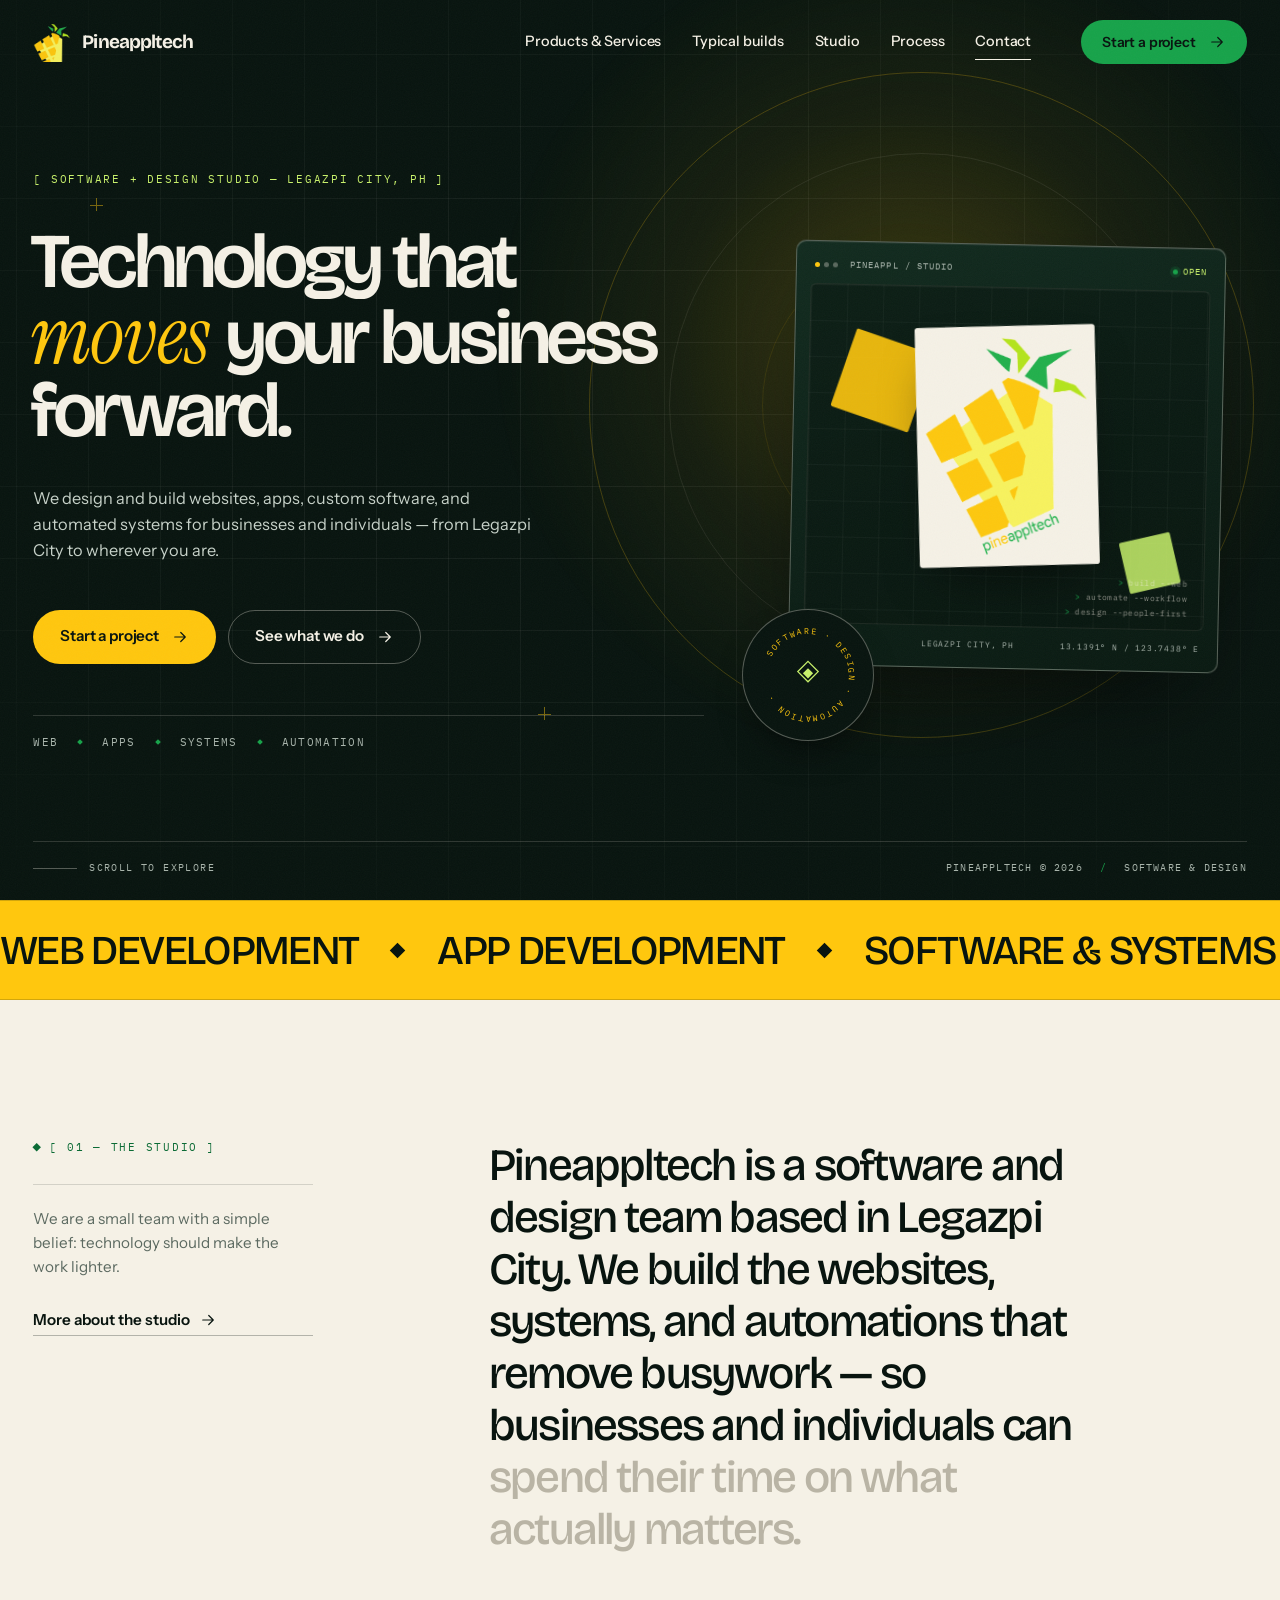
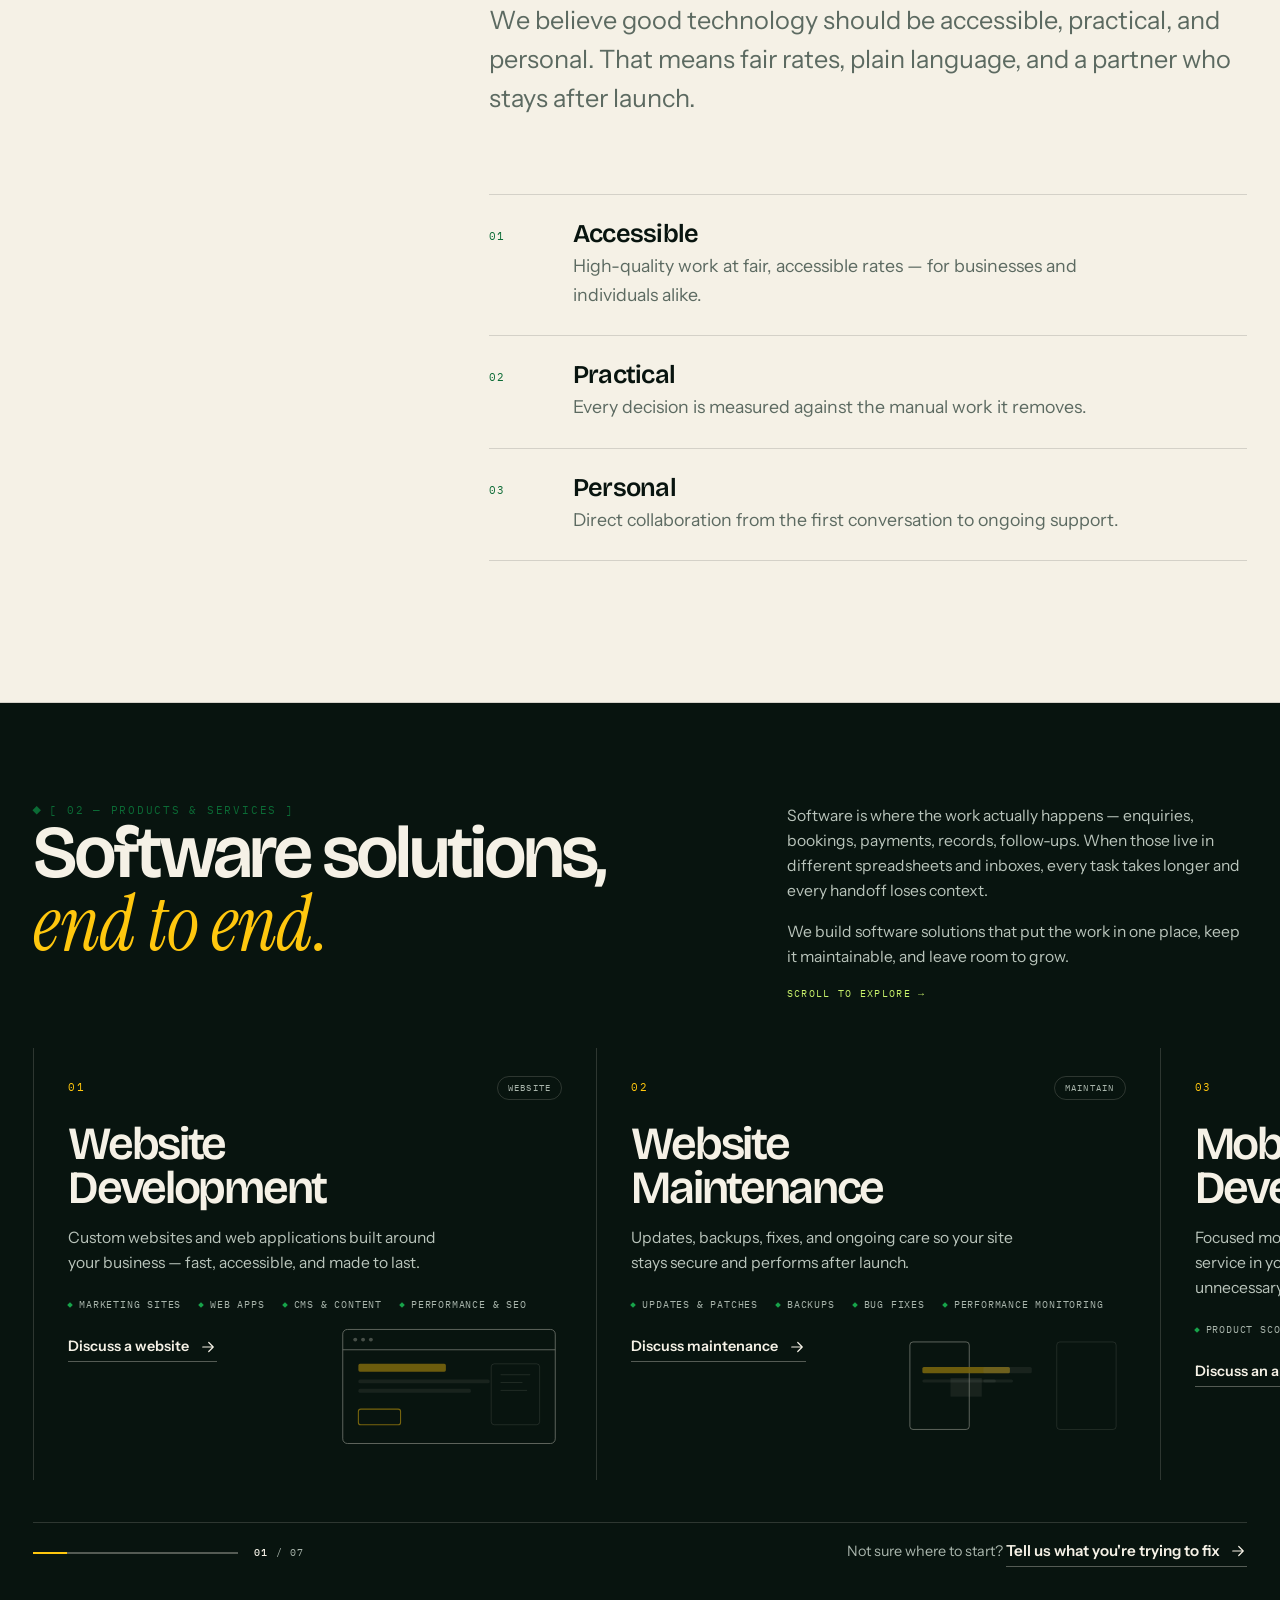
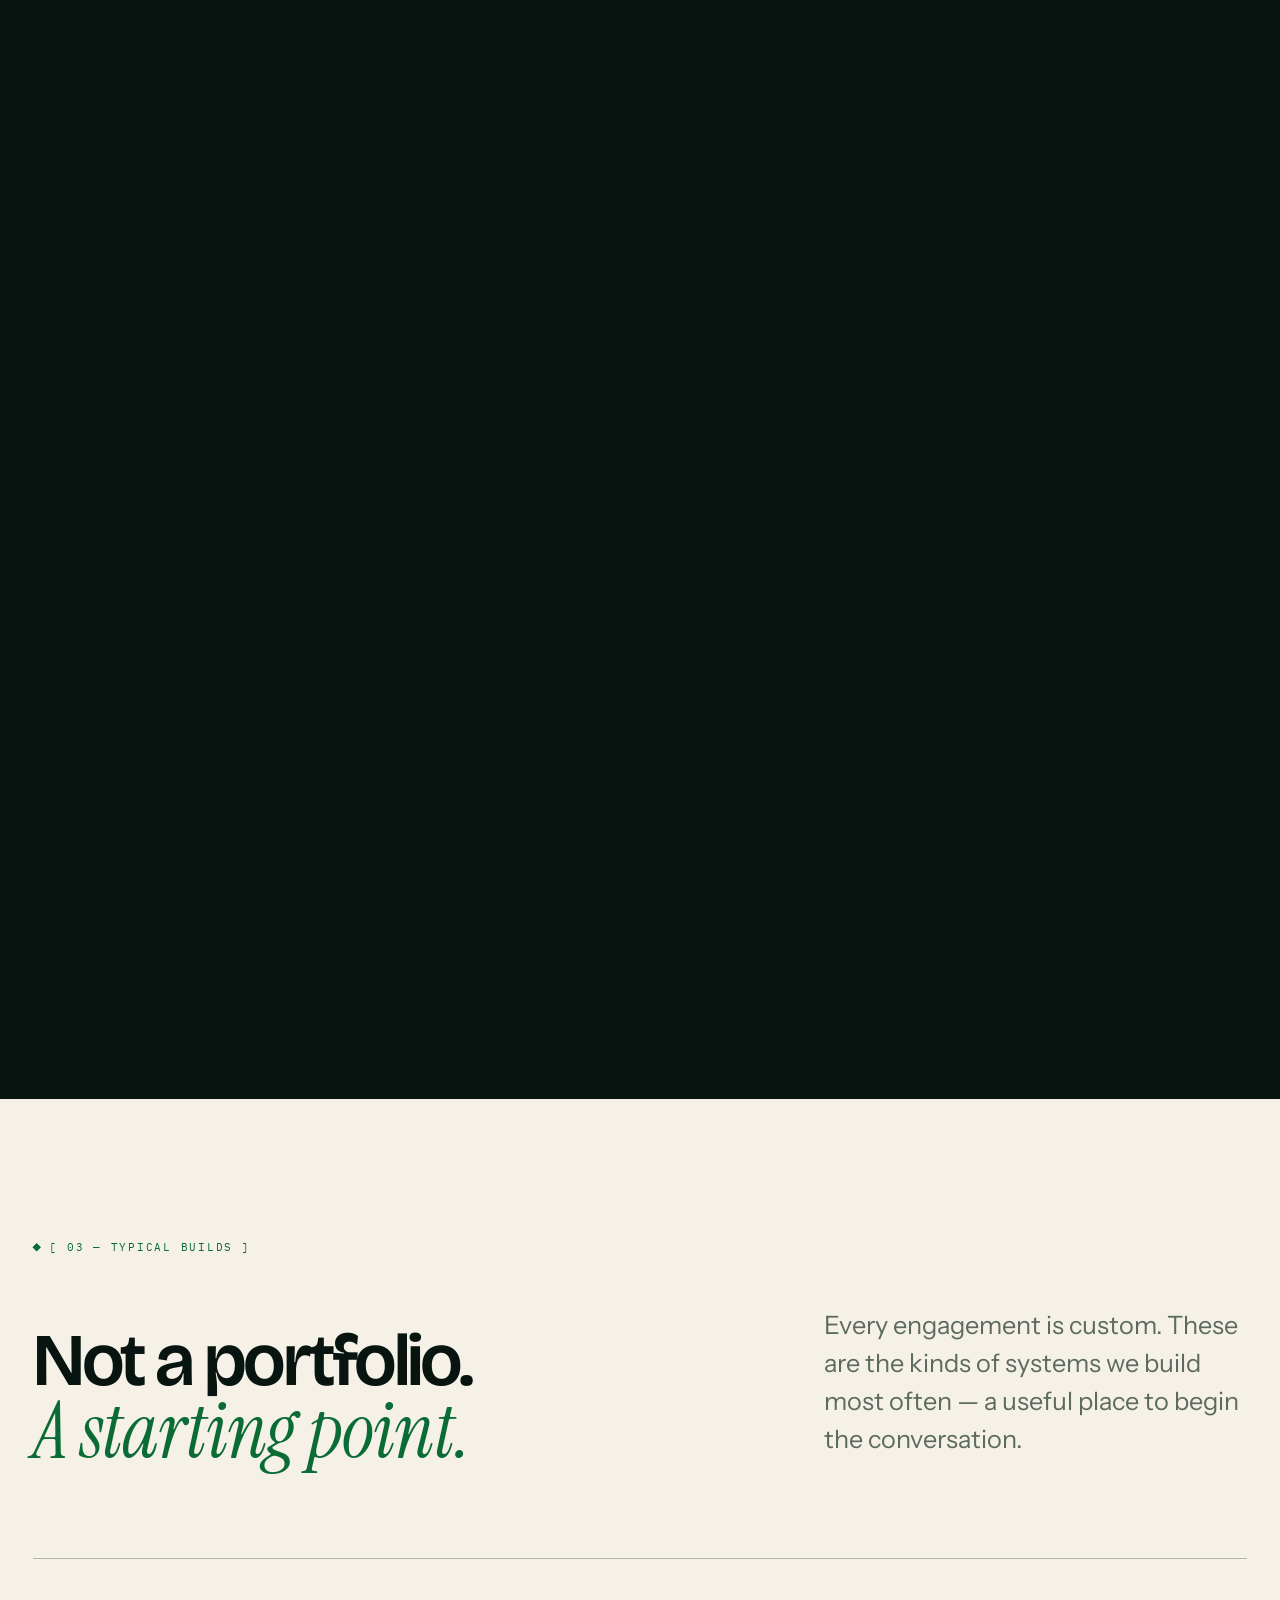
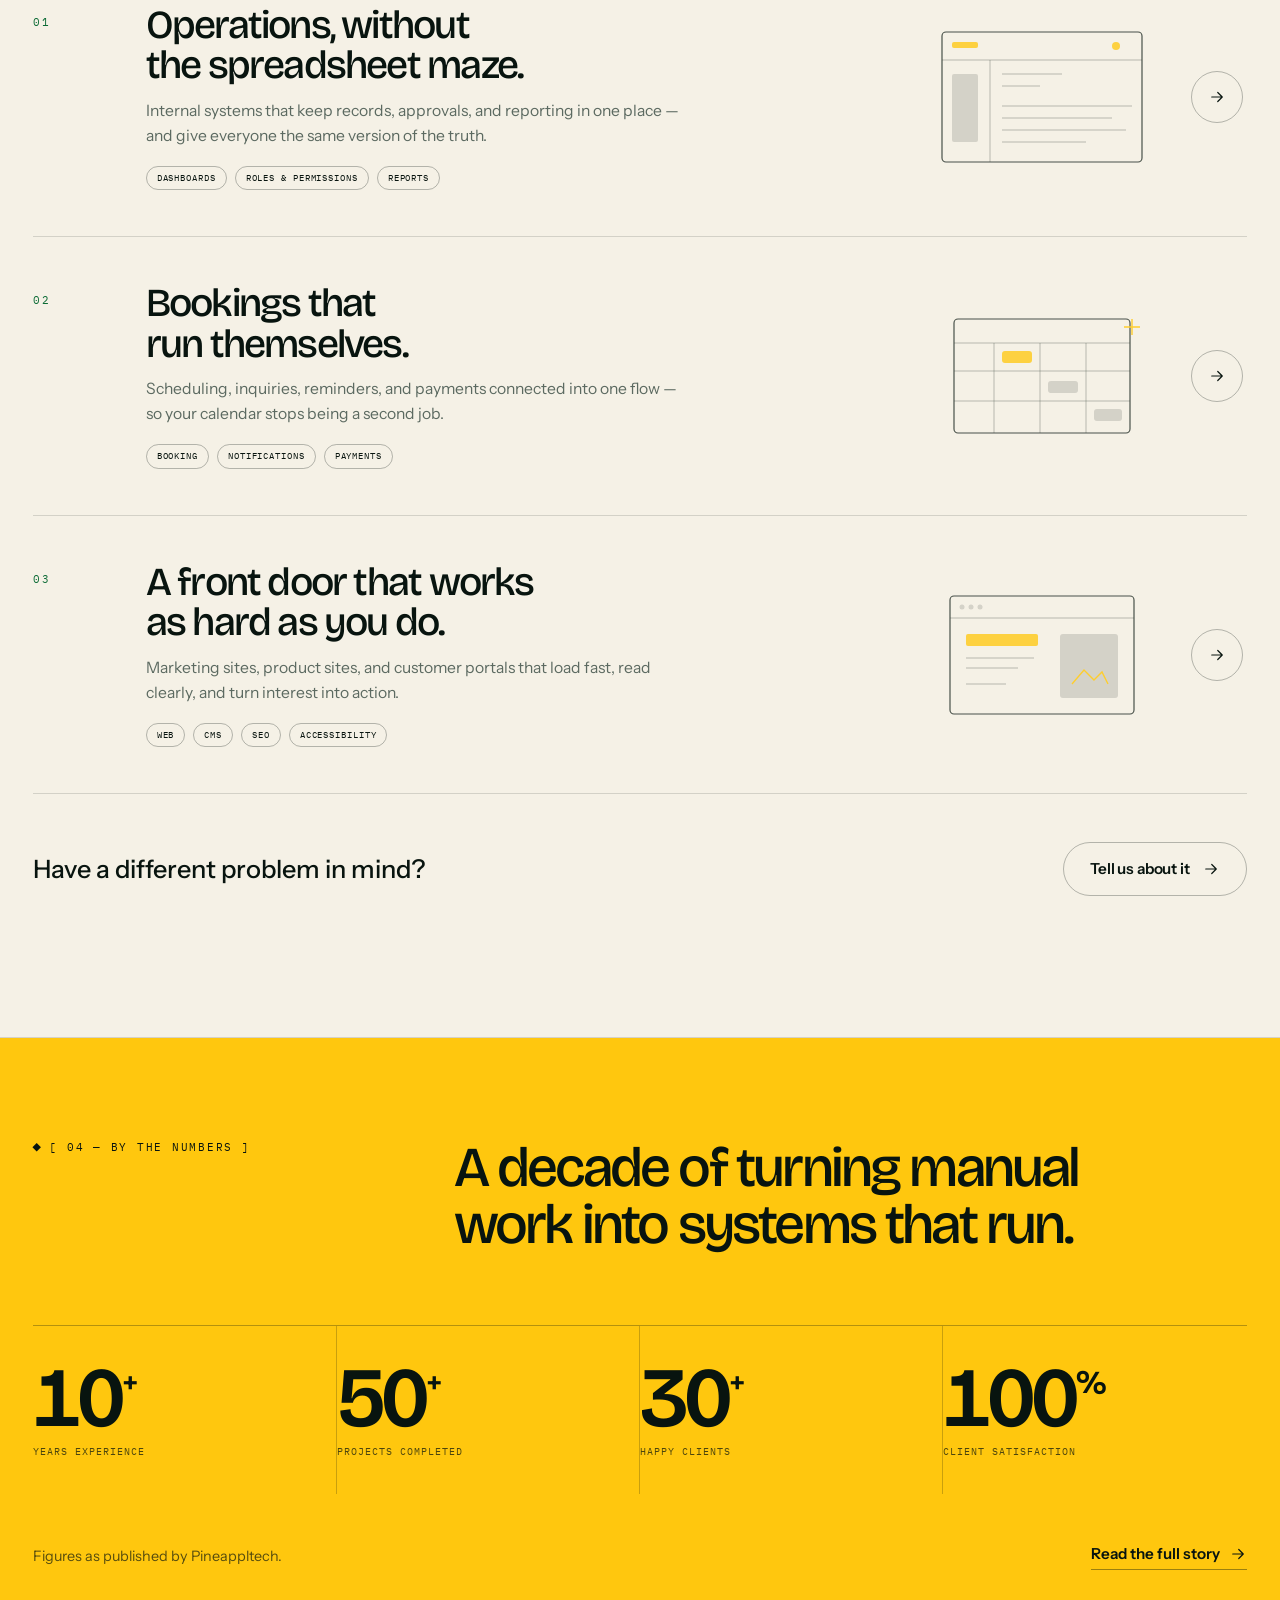
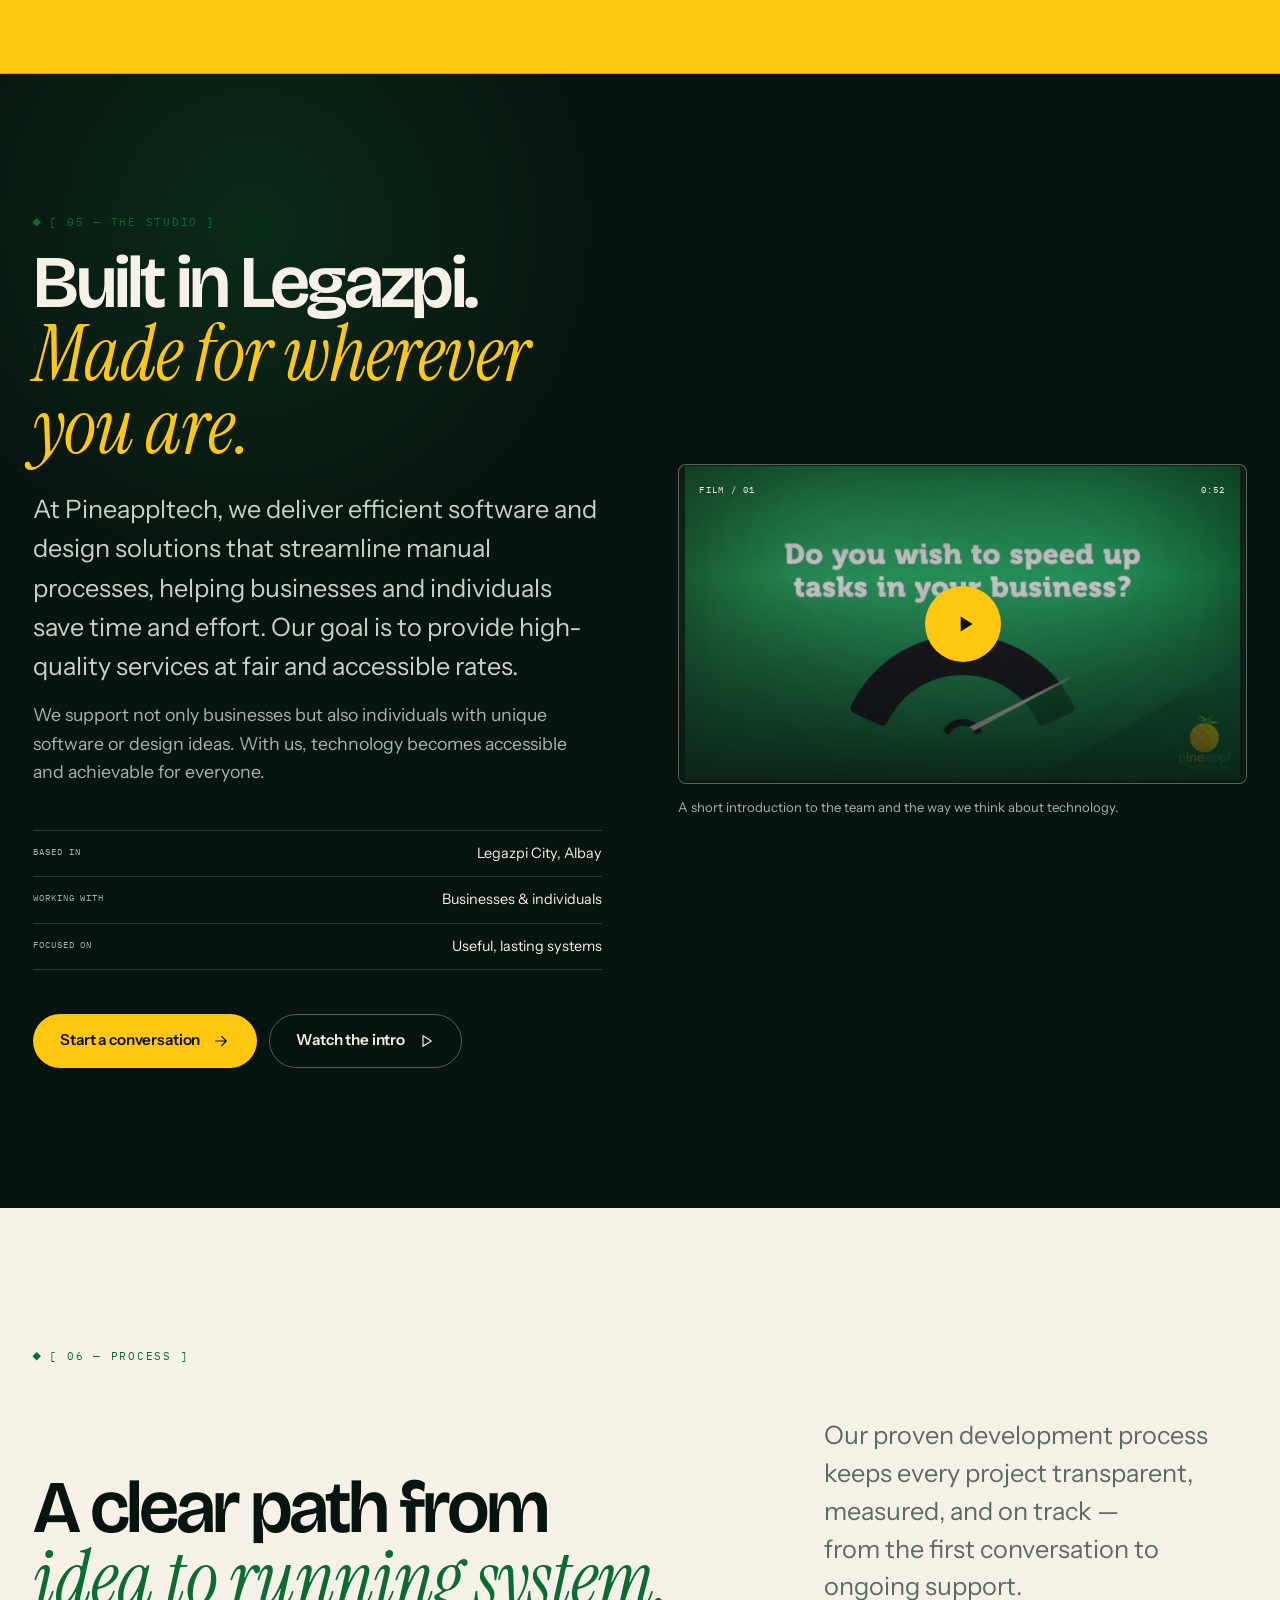
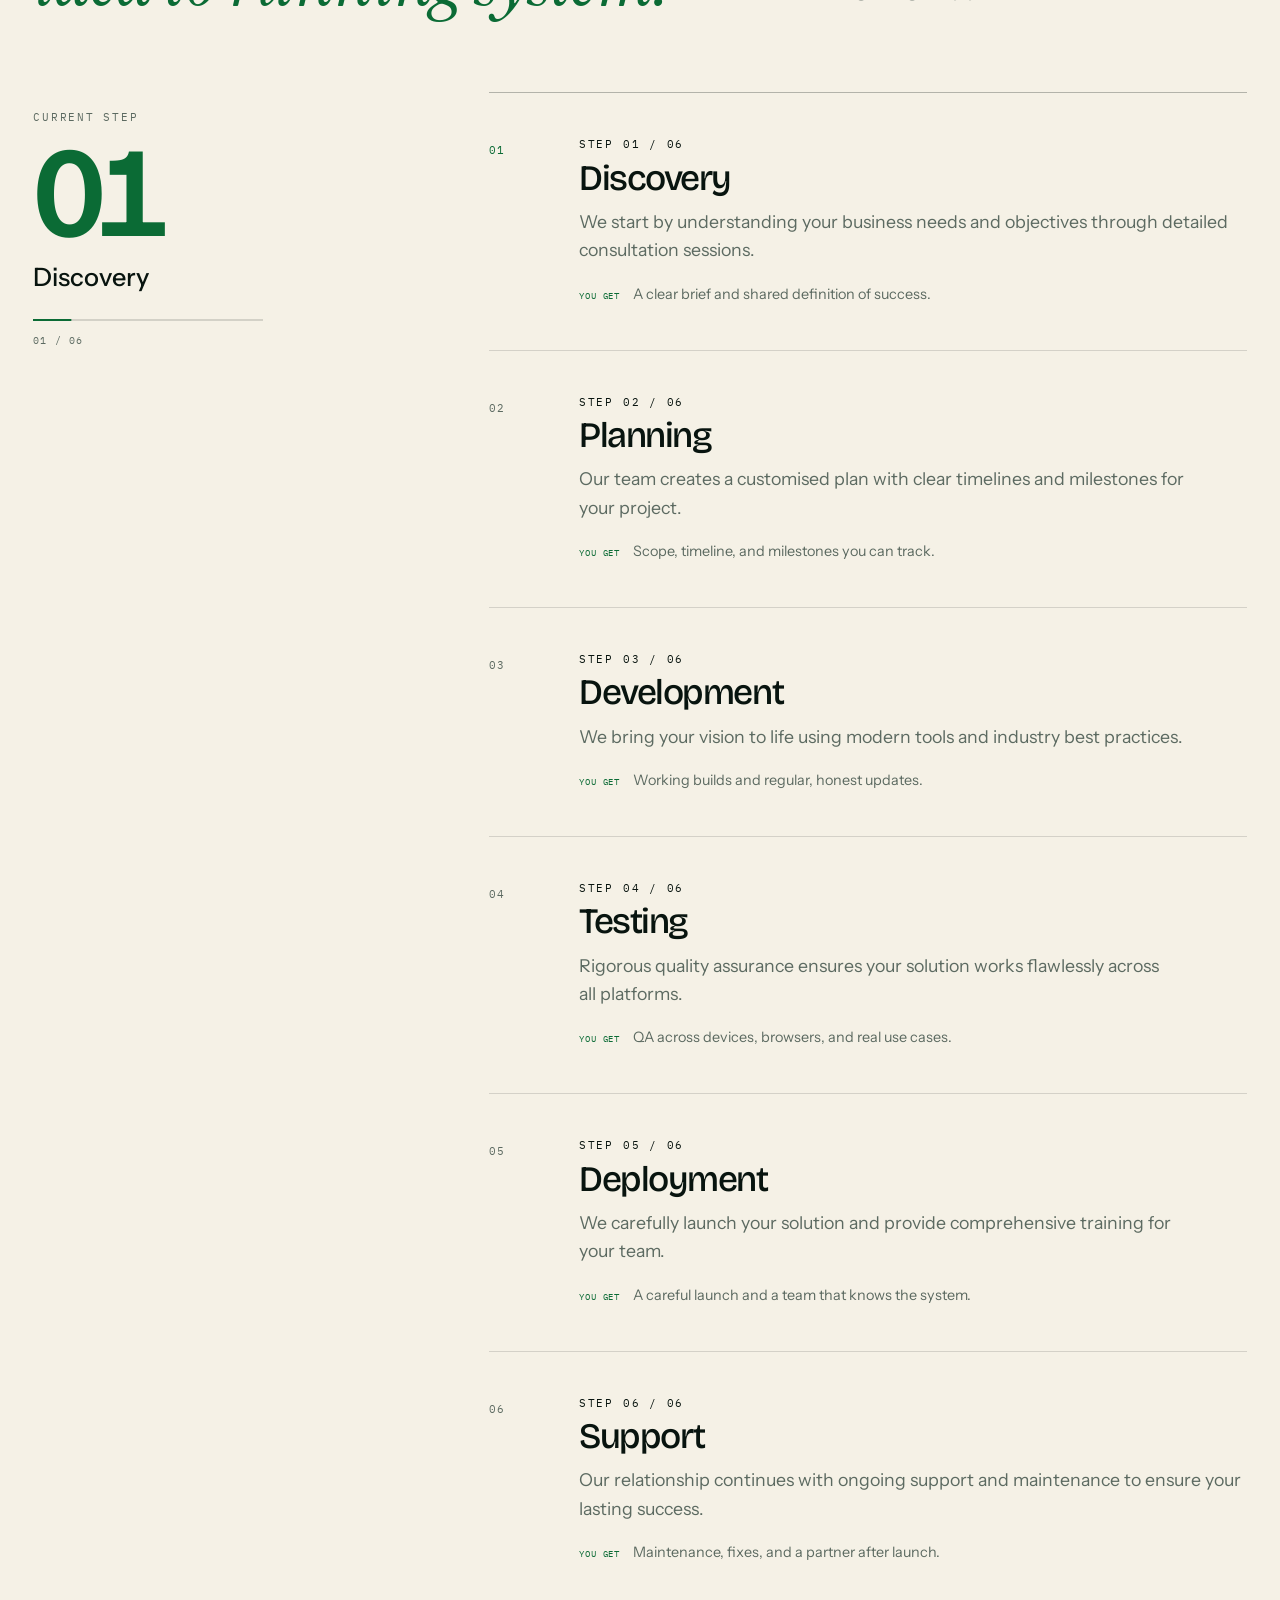
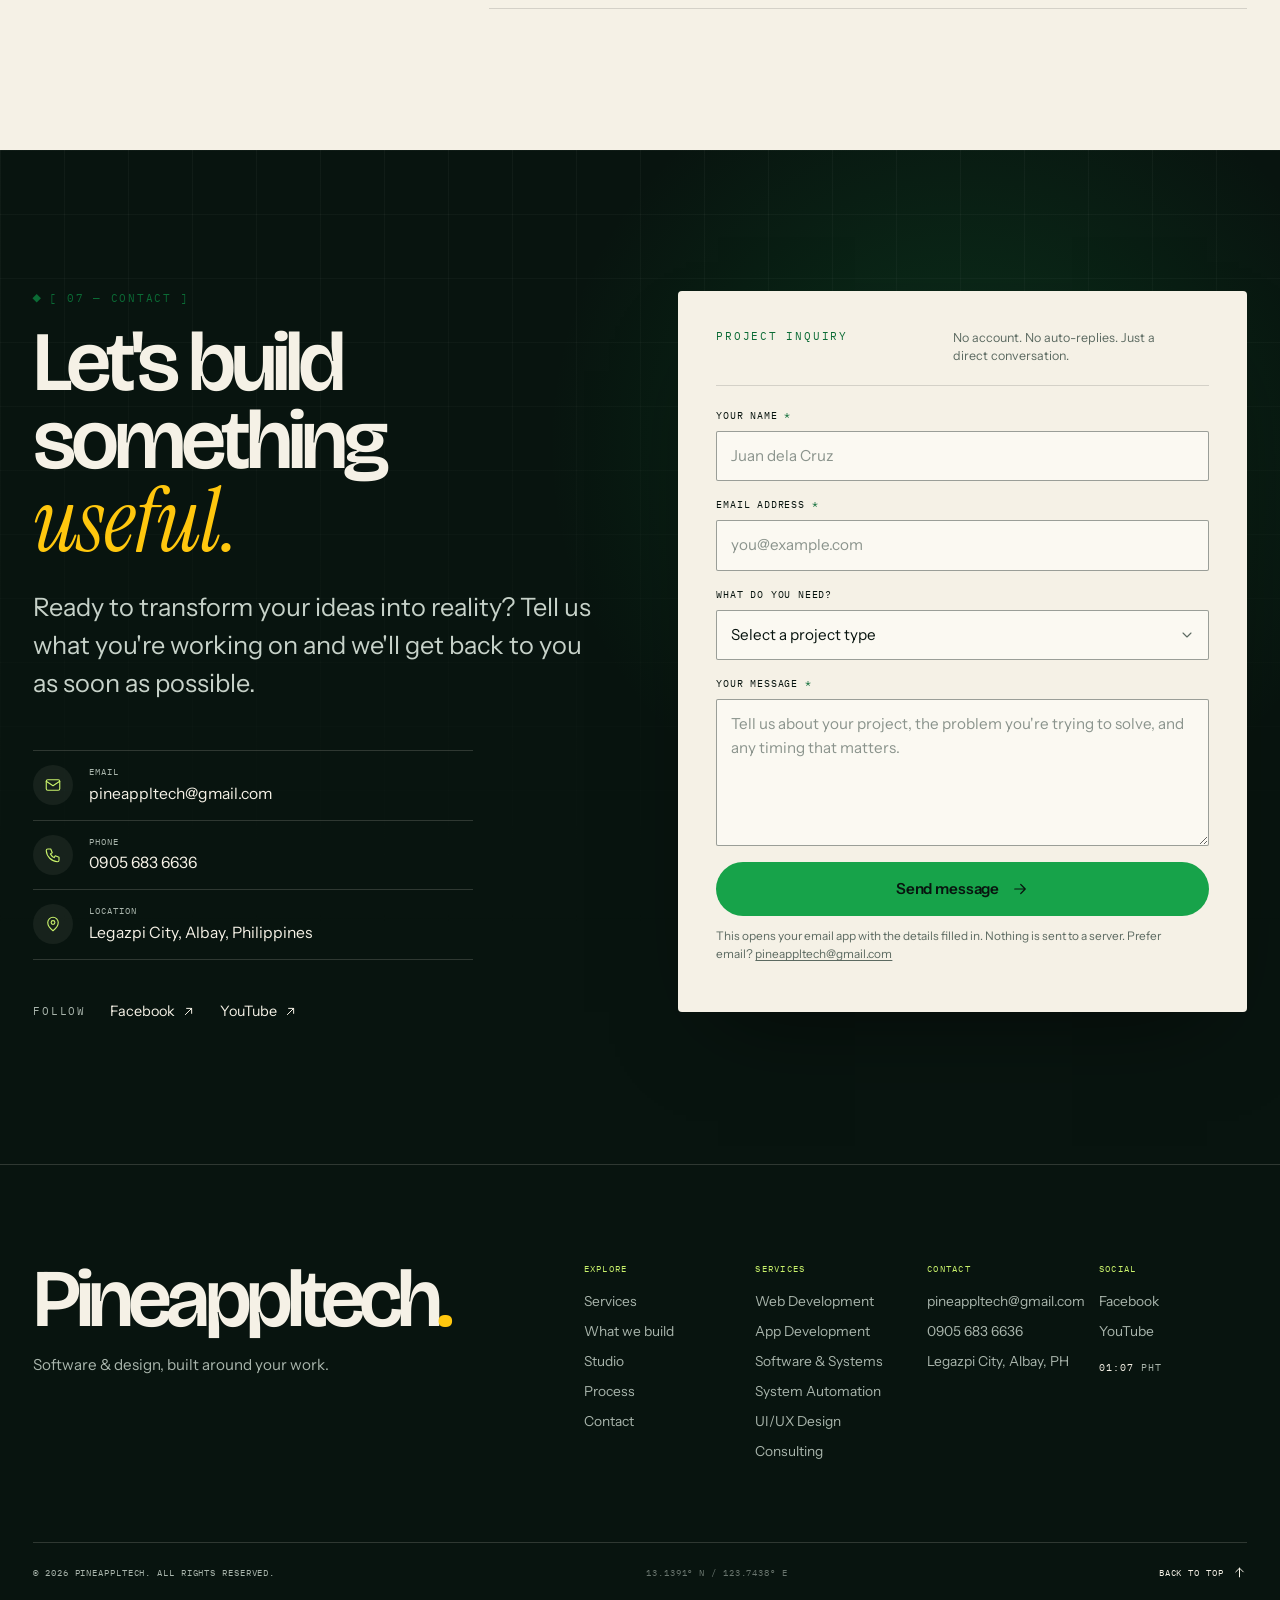
<file: index.html>
<!doctype html>
<html lang="en">
<head>
  <meta charset="utf-8">
  <meta name="viewport" content="width=device-width, initial-scale=1">
  <title>Pineappltech — Software &amp; Design Studio in Legazpi City</title>
  <meta name="description" content="Pineappltech builds websites, apps, custom software, and automated systems for businesses and individuals in Legazpi City, Albay, and beyond.">
  <meta name="author" content="Pineappltech">
  <meta name="theme-color" content="#08140F">
  <link rel="canonical" href="https://pineappltech.pages.dev/">

  <meta property="og:title" content="Pineappltech — Software &amp; Design Studio in Legazpi City">
  <meta property="og:description" content="Websites, apps, custom software, and automated systems. Built around your work, from Legazpi City to wherever you are.">
  <meta property="og:type" content="website">
  <meta property="og:url" content="https://pineappltech.pages.dev/">
  <meta property="og:site_name" content="Pineappltech">
  <meta property="og:image" content="https://pineappltech.pages.dev/assets/img/og-image.jpg">
  <meta property="og:image:secure_url" content="https://pineappltech.pages.dev/assets/img/og-image.jpg">
  <meta property="og:image:type" content="image/jpeg">
  <meta property="og:image:width" content="1200">
  <meta property="og:image:height" content="630">
  <meta property="og:image:alt" content="Pineappltech — Technology that moves your business forward.">
  <meta name="twitter:card" content="summary_large_image">
  <meta name="twitter:title" content="Pineappltech — Software &amp; Design Studio in Legazpi City">
  <meta name="twitter:description" content="Websites, apps, custom software, and automated systems. Built around your work.">
  <meta name="twitter:image" content="https://pineappltech.pages.dev/assets/img/og-image.jpg">
  <meta name="twitter:image:alt" content="Pineappltech — Technology that moves your business forward.">

  <link rel="icon" href="assets/img/favicon.png" type="image/png">
  <link rel="apple-touch-icon" href="assets/img/favicon.png">
  <link rel="preload" href="assets/fonts/bricolage-grotesque-normal-200800-latin.woff2" as="font" type="font/woff2" crossorigin>
  <link rel="preload" href="assets/img/logo-mark.png" as="image">
  <link rel="stylesheet" href="assets/css/fonts.css?v=20261119c">
  <link rel="stylesheet" href="assets/css/main.css?v=20261119c">

  <script>document.documentElement.classList.add('js');</script>

  <script type="application/ld+json">
  {
    "@context": "https://schema.org",
    "@type": "ProfessionalService",
    "name": "Pineappltech",
    "description": "Pineappltech is a software and design team based in Legazpi City, Philippines. We build websites, apps, custom software, and automated systems for businesses and individuals.",
    "url": "https://pineappltech.pages.dev/",
    "email": "pineappltech@gmail.com",
    "telephone": "+63-905-683-6636",
    "priceRange": "$",
    "address": {
      "@type": "PostalAddress",
      "addressLocality": "Legazpi City",
      "addressRegion": "Albay",
      "addressCountry": "PH"
    },
    "areaServed": "Philippines",
    "sameAs": [
      "https://www.facebook.com/pineappltech",
      "https://www.youtube.com/@pineappltech"
    ],
    "knowsAbout": [
      "Website Development",
      "Website Maintenance",
      "Mobile App Development",
      "Branding & Design",
      "IT Consultancy",
      "Custom Software Development",
      "App Restoration"
    ]
  }
  </script>
</head>
<body id="top">
  <a class="skip-link" href="#main">Skip to content</a>

  <div class="scroll-progress" aria-hidden="true"><span data-scroll-progress></span></div>

  <header class="site-header" data-header>
    <div class="container header-inner">
      <a class="brand" href="#top" aria-label="Pineappltech — home">
        <img class="brand-mark" src="assets/img/logo-mark.png" alt="" width="192" height="192">
        <span class="brand-name">Pineappltech</span>
      </a>

      <nav class="primary-nav" aria-label="Primary">
        <a href="#services">Products &amp; Services</a>
        <a href="#builds">Typical builds</a>
        <a href="#studio">Studio</a>
        <a href="#process">Process</a>
        <a href="#contact">Contact</a>
      </nav>

      <div class="header-actions">
        <a class="button button--primary button--compact" href="#contact">
          Start a project
          <svg class="icon" viewBox="0 0 24 24" aria-hidden="true"><path d="M5 12h14M13 6l6 6-6 6"/></svg>
        </a>
        <button class="menu-toggle" type="button" aria-expanded="false" aria-controls="mobile-menu" data-menu-toggle>
          <span class="menu-toggle__label">Menu</span>
          <span class="menu-toggle__lines" aria-hidden="true"><i></i><i></i></span>
        </button>
      </div>
    </div>
  </header>

  <div class="mobile-menu" id="mobile-menu" data-mobile-menu aria-hidden="true">
    <div class="mobile-menu__inner">
      <p class="mono-label">[ Navigation ]</p>
      <nav class="mobile-nav" aria-label="Mobile">
        <a href="#services"><span>01</span> Products &amp; Services</a>
        <a href="#builds"><span>02</span> Typical builds</a>
        <a href="#studio"><span>03</span> Studio</a>
        <a href="#process"><span>04</span> Process</a>
        <a href="#contact"><span>05</span> Contact</a>
      </nav>
      <div class="mobile-menu__foot">
        <a class="button button--primary" href="#contact">Start a project <svg class="icon" viewBox="0 0 24 24" aria-hidden="true"><path d="M5 12h14M13 6l6 6-6 6"/></svg></a>
        <div class="mobile-menu__meta">
          <a href="mailto:pineappltech@gmail.com">pineappltech@gmail.com</a>
          <a href="tel:+639056836636">0905 683 6636</a>
          <span>Legazpi City, Albay, PH</span>
        </div>
      </div>
    </div>
  </div>

  <main id="main">
    <!-- 01 — HERO -->
    <section class="hero" aria-labelledby="hero-title">
      <div class="hero__bg" aria-hidden="true">
        <div class="hero__grid"></div>
        <div class="hero__glow"></div>
        <div class="hero__ring"></div>
        <span class="hero__cross hero__cross--a"></span>
        <span class="hero__cross hero__cross--b"></span>
        <span class="hero__cross hero__cross--c"></span>
      </div>

      <div class="container hero__layout">
        <div class="hero__copy">
          <p class="eyebrow" data-reveal>[ Software + design studio — Legazpi City, PH ]</p>
          <h1 class="hero__title" id="hero-title">
            <span class="line"><span>Technology that</span></span>
            <span class="line"><span><em>moves</em> your business</span></span>
            <span class="line"><span>forward.</span></span>
          </h1>
          <p class="hero__lead" data-reveal>We design and build websites, apps, custom software, and automated systems for businesses and individuals — from Legazpi City to wherever you are.</p>

          <div class="hero__actions" data-reveal>
            <a class="button button--gold" href="#contact">
              Start a project
              <svg class="icon" viewBox="0 0 24 24" aria-hidden="true"><path d="M5 12h14M13 6l6 6-6 6"/></svg>
            </a>
            <a class="button button--ghost" href="#services">
              See what we do
              <svg class="icon" viewBox="0 0 24 24" aria-hidden="true"><path d="M5 12h14M13 6l6 6-6 6"/></svg>
            </a>
          </div>

          <ul class="hero__meta" data-reveal>
            <li>Web</li>
            <li>Apps</li>
            <li>Systems</li>
            <li>Automation</li>
          </ul>
        </div>

        <div class="hero__visual" data-hero-visual>
          <div class="build-panel" data-parallax="0.06">
            <div class="build-panel__bar">
              <span class="build-panel__dots" aria-hidden="true"><i></i><i></i><i></i></span>
              <span class="build-panel__label">PINEAPPL / STUDIO</span>
              <span class="build-panel__status"><i></i> OPEN</span>
            </div>

            <div class="build-panel__stage">
              <span class="facet facet--gold" aria-hidden="true"></span>
              <span class="facet facet--lime" aria-hidden="true"></span>
              <figure class="build-panel__logo">
                <img src="assets/img/pineappltech-logo.png" alt="Pineappltech logo" width="900" height="1202">
              </figure>
              <div class="build-panel__code" aria-hidden="true">
                <span><i>&gt;</i> build --web</span>
                <span><i>&gt;</i> automate --workflow</span>
                <span><i>&gt;</i> design --people-first</span>
              </div>
            </div>

            <div class="build-panel__foot">
              <span>LEGAZPI CITY, PH</span>
              <span>13.1391° N / 123.7438° E</span>
            </div>
          </div>

          <div class="seal" aria-hidden="true">
            <svg viewBox="0 0 140 140" class="seal__ring">
              <defs>
                <path id="seal-path" d="M70,70 m-52,0 a52,52 0 1,1 104,0 a52,52 0 1,1 -104,0"></path>
              </defs>
              <text><textPath href="#seal-path" startOffset="50%" text-anchor="middle">SOFTWARE · DESIGN · AUTOMATION ·</textPath></text>
            </svg>
            <svg viewBox="0 0 40 40" class="seal__mark">
              <path d="M20 4 32 16 20 28 8 16Z" fill="none" stroke="currentColor" stroke-width="1.5"/>
              <path d="M20 12 26 18 20 24 14 18Z" fill="currentColor"/>
            </svg>
          </div>
        </div>
      </div>

      <div class="container hero__foot">
        <a class="scroll-cue" href="#manifesto" aria-label="Scroll to explore">
          <span class="scroll-cue__line" aria-hidden="true"></span>
          <span>Scroll to explore</span>
        </a>
        <p class="hero__foot-meta">PINEAPPLTECH © 2026 <span>/</span> SOFTWARE &amp; DESIGN</p>
      </div>
    </section>

    <!-- MARQUEE -->
    <div class="marquee" aria-hidden="true">
      <div class="marquee__track" data-marquee>
        <span>Web development</span><i class="diamond"></i>
        <span>App development</span><i class="diamond"></i>
        <span>Software &amp; systems</span><i class="diamond"></i>
        <span>Automation</span><i class="diamond"></i>
        <span>UI/UX design</span><i class="diamond"></i>
        <span>Consulting</span><i class="diamond"></i>
        <span>Web development</span><i class="diamond"></i>
        <span>App development</span><i class="diamond"></i>
        <span>Software &amp; systems</span><i class="diamond"></i>
        <span>Automation</span><i class="diamond"></i>
        <span>UI/UX design</span><i class="diamond"></i>
        <span>Consulting</span><i class="diamond"></i>
      </div>
    </div>

    <!-- 02 — MANIFESTO -->
    <section class="manifesto section-pad" id="manifesto" aria-labelledby="manifesto-title">
      <div class="container manifesto__grid">
        <div class="manifesto__aside">
          <p class="section-label" data-reveal>[ 01 — The studio ]</p>
          <p class="manifesto__note" data-reveal>We are a small team with a simple belief: technology should make the work lighter.</p>
          <a class="text-link" href="#studio" data-reveal>More about the studio <svg class="icon" viewBox="0 0 24 24" aria-hidden="true"><path d="M5 12h14M13 6l6 6-6 6"/></svg></a>
        </div>

        <div class="manifesto__body">
          <h2 class="visually-hidden" id="manifesto-title">About Pineappltech</h2>
          <p class="manifesto__lead" data-highlight>Pineappltech is a software and design team based in Legazpi City. We build the websites, systems, and automations that remove busywork — so businesses and individuals can spend their time on what actually matters.</p>
          <p class="manifesto__sub" data-reveal>We believe good technology should be accessible, practical, and personal. That means fair rates, plain language, and a partner who stays after launch.</p>

          <div class="principles">
            <div class="principle" data-reveal>
              <span class="principle__num">01</span>
              <div>
                <h3>Accessible</h3>
                <p>High-quality work at fair, accessible rates — for businesses and individuals alike.</p>
              </div>
            </div>
            <div class="principle" data-reveal>
              <span class="principle__num">02</span>
              <div>
                <h3>Practical</h3>
                <p>Every decision is measured against the manual work it removes.</p>
              </div>
            </div>
            <div class="principle" data-reveal>
              <span class="principle__num">03</span>
              <div>
                <h3>Personal</h3>
                <p>Direct collaboration from the first conversation to ongoing support.</p>
              </div>
            </div>
          </div>
        </div>
      </div>
    </section>

    <!-- 03 — PRODUCTS & SERVICES -->
    <section class="services" id="services" aria-labelledby="services-title" data-services>
      <div class="services__pin" data-services-pin>
        <div class="container services__head">
          <div class="services__head-left">
            <p class="section-label" data-reveal>[ 02 — Products &amp; Services ]</p>
            <h2 id="services-title" class="section-title section-title--light" data-reveal>Software solutions,<br><em>end to end.</em></h2>
          </div>
          <div class="services__head-right">
            <p class="services__intro" data-reveal>Software is where the work actually happens — enquiries, bookings, payments, records, follow-ups. When those live in different spreadsheets and inboxes, every task takes longer and every handoff loses context.</p>
            <p data-reveal>We build software solutions that put the work in one place, keep it maintainable, and leave room to grow.</p>
            <p class="services__hint" data-reveal aria-hidden="true">Scroll to explore <span>→</span></p>
          </div>
        </div>

        <div class="services__stage" data-services-stage>
          <div class="services__track" data-services-track>
            <article class="service" data-service>
              <div class="service__top">
                <span class="service__num">01</span>
                <span class="service__tag">Website</span>
              </div>
              <div class="service__body">
                <h3>Website<br>Development</h3>
                <p>Custom websites and web applications built around your business — fast, accessible, and made to last.</p>
                <ul class="service__list">
                  <li>Marketing sites</li>
                  <li>Web apps</li>
                  <li>CMS &amp; content</li>
                  <li>Performance &amp; SEO</li>
                </ul>
              </div>
              <div class="service__visual" aria-hidden="true">
                <svg viewBox="0 0 320 200" class="diagram">
                  <rect x="24" y="30" width="272" height="146" rx="6" class="d-stroke"/>
                  <path d="M24 56h272" class="d-stroke"/>
                  <circle cx="40" cy="43" r="2.5" class="d-fill"/>
                  <circle cx="50" cy="43" r="2.5" class="d-fill"/>
                  <circle cx="60" cy="43" r="2.5" class="d-fill"/>
                  <rect x="44" y="74" width="112" height="10" rx="2" class="d-fill-gold"/>
                  <rect x="44" y="94" width="168" height="5" rx="2" class="d-fill-soft"/>
                  <rect x="44" y="106" width="144" height="5" rx="2" class="d-fill-soft"/>
                  <rect x="44" y="132" width="54" height="20" rx="3" class="d-stroke-gold"/>
                  <rect x="214" y="74" width="62" height="78" rx="4" class="d-stroke-soft"/>
                  <path d="M226 88h38M226 98h28M226 108h34" class="d-stroke-soft"/>
                </svg>
              </div>
              <a class="service__link" href="#contact" data-project="Website Development" data-message="I'd like to discuss website development.">Discuss a website <svg class="icon" viewBox="0 0 24 24" aria-hidden="true"><path d="M5 12h14M13 6l6 6-6 6"/></svg></a>
            </article>

            <article class="service" data-service>
              <div class="service__top">
                <span class="service__num">02</span>
                <span class="service__tag">Maintain</span>
              </div>
              <div class="service__body">
                <h3>Website<br>Maintenance</h3>
                <p>Updates, backups, fixes, and ongoing care so your site stays secure and performs after launch.</p>
                <ul class="service__list">
                  <li>Updates &amp; patches</li>
                  <li>Backups</li>
                  <li>Bug fixes</li>
                  <li>Performance monitoring</li>
                </ul>
              </div>
              <div class="service__visual" aria-hidden="true">
                <svg viewBox="0 0 320 200" class="diagram">
                  <rect x="28" y="46" width="76" height="112" rx="4" class="d-stroke"/>
                  <rect x="216" y="46" width="76" height="112" rx="4" class="d-stroke-soft"/>
                  <rect x="44" y="78" width="112" height="8" rx="2" class="d-fill-gold"/>
                  <rect x="44" y="94" width="94" height="4" rx="2" class="d-fill-soft"/>
                  <path d="M80 116h40v-24h-40z" class="d-fill-soft"/>
                  <rect x="122" y="78" width="62" height="8" rx="2" class="d-fill-soft"/>
                  <rect x="122" y="94" width="38" height="4" rx="2" class="d-fill-soft"/>
                </svg>
              </div>
              <a class="service__link" href="#contact" data-project="Website Maintenance" data-message="I'd like to discuss website maintenance.">Discuss maintenance <svg class="icon" viewBox="0 0 24 24" aria-hidden="true"><path d="M5 12h14M13 6l6 6-6 6"/></svg></a>
            </article>

            <article class="service" data-service>
              <div class="service__top">
                <span class="service__num">03</span>
                <span class="service__tag">App</span>
              </div>
              <div class="service__body">
                <h3>Mobile App<br>Development</h3>
                <p>Focused mobile and web apps that put your service in your customers' hands — without unnecessary complexity.</p>
                <ul class="service__list">
                  <li>Product scoping</li>
                  <li>Interface design</li>
                  <li>Build &amp; launch</li>
                  <li>Iteration</li>
                </ul>
              </div>
              <div class="service__visual" aria-hidden="true">
                <svg viewBox="0 0 320 200" class="diagram">
                  <rect x="97" y="34" width="86" height="146" rx="14" class="d-stroke" transform="rotate(-7 140 107)"/>
                  <rect x="132" y="20" width="94" height="160" rx="16" class="d-stroke"/>
                  <path d="M160 31h40" class="d-stroke-soft"/>
                  <rect x="146" y="48" width="66" height="38" rx="4" class="d-fill-gold"/>
                  <rect x="146" y="96" width="66" height="5" rx="2" class="d-fill-soft"/>
                  <rect x="146" y="108" width="48" height="5" rx="2" class="d-fill-soft"/>
                  <rect x="146" y="128" width="66" height="22" rx="11" class="d-stroke"/>
                  <path d="M166 139h26" class="d-stroke-soft"/>
                  <circle cx="179" cy="166" r="4" class="d-stroke-soft"/>
                </svg>
              </div>
              <a class="service__link" href="#contact" data-project="Mobile App Development" data-message="I'd like to discuss mobile app development.">Discuss an app <svg class="icon" viewBox="0 0 24 24" aria-hidden="true"><path d="M5 12h14M13 6l6 6-6 6"/></svg></a>
            </article>

            <article class="service" data-service>
              <div class="service__top">
                <span class="service__num">04</span>
                <span class="service__tag">Brand</span>
              </div>
              <div class="service__body">
                <h3>Branding &amp;<br>Design</h3>
                <p>Identity, UI/UX, and design systems that stay consistent across every touchpoint.</p>
                <ul class="service__list">
                  <li>Visual identity</li>
                  <li>Interface design</li>
                  <li>Design systems</li>
                  <li>Brand guidelines</li>
                </ul>
              </div>
              <div class="service__visual" aria-hidden="true">
                <svg viewBox="0 0 320 200" class="diagram">
                  <rect x="34" y="34" width="180" height="132" rx="4" class="d-stroke"/>
                  <path d="M34 58h180M76 34v132M76 96h138" class="d-stroke-soft"/>
                  <rect x="46" y="70" width="18" height="46" rx="2" class="d-fill-soft"/>
                  <rect x="88" y="70" width="52" height="8" rx="2" class="d-fill-gold"/>
                  <rect x="88" y="86" width="106" height="4" rx="2" class="d-fill-soft"/>
                  <rect x="88" y="96" width="84" height="4" rx="2" class="d-fill-soft"/>
                  <rect x="88" y="116" width="38" height="18" rx="3" class="d-stroke-gold"/>
                  <rect x="230" y="72" width="58" height="94" rx="4" class="d-stroke-soft"/>
                  <path d="M252 118l26 14-12 4-4 12z" class="d-fill-gold"/>
                </svg>
              </div>
              <a class="service__link" href="#contact" data-project="Branding &amp; Design" data-message="I'd like to discuss branding and design.">Discuss design <svg class="icon" viewBox="0 0 24 24" aria-hidden="true"><path d="M5 12h14M13 6l6 6-6 6"/></svg></a>
            </article>

            <article class="service" data-service>
              <div class="service__top">
                <span class="service__num">05</span>
                <span class="service__tag">Consult</span>
              </div>
              <div class="service__body">
                <h3>IT Consultancy</h3>
                <p>Practical technical guidance — planning, vendor review, and roadmaps before you commit.</p>
                <ul class="service__list">
                  <li>Discovery</li>
                  <li>Technical planning</li>
                  <li>Vendor review</li>
                  <li>Roadmapping</li>
                </ul>
              </div>
              <div class="service__visual" aria-hidden="true">
                <svg viewBox="0 0 320 200" class="diagram">
                  <path d="M54 48h140a14 14 0 0 1 14 14v40a14 14 0 0 1-14 14H112l-24 22v-22H54a14 14 0 0 1-14-14V62a14 14 0 0 1 14-14Z" class="d-stroke"/>
                  <path d="M158 102h86a14 14 0 0 1 14 14v26a14 14 0 0 1-14 14h-18v18l-20-18h-48a14 14 0 0 1-14-14v-26a14 14 0 0 1 14-14Z" class="d-stroke-soft"/>
                  <path d="M62 78h42M62 90h82" class="d-stroke-soft"/>
                  <path d="M174 128l8 8 16-18" class="d-stroke-gold"/>
                </svg>
              </div>
              <a class="service__link" href="#contact" data-project="IT Consultancy" data-message="I'd like to book a consultation about a project.">Book a conversation <svg class="icon" viewBox="0 0 24 24" aria-hidden="true"><path d="M5 12h14M13 6l6 6-6 6"/></svg></a>
            </article>

            <article class="service" data-service>
              <div class="service__top">
                <span class="service__num">06</span>
                <span class="service__tag">Build</span>
              </div>
              <div class="service__body">
                <h3>Custom<br>Software Dev.</h3>
                <p>Scalable custom software that streamlines operations, connects your data, and improves the customer experience.</p>
                <ul class="service__list">
                  <li>Internal tools</li>
                  <li>Dashboards</li>
                  <li>Databases</li>
                  <li>Integrations</li>
                </ul>
              </div>
              <div class="service__visual" aria-hidden="true">
                <svg viewBox="0 0 320 200" class="diagram">
                  <rect x="30" y="36" width="64" height="38" rx="4" class="d-stroke"/>
                  <rect x="30" y="126" width="64" height="38" rx="4" class="d-stroke"/>
                  <rect x="226" y="36" width="64" height="38" rx="4" class="d-stroke"/>
                  <rect x="226" y="126" width="64" height="38" rx="4" class="d-stroke-gold"/>
                  <rect x="130" y="69" width="60" height="62" rx="6" class="d-stroke-soft"/>
                  <path d="M94 55h18v28h18M94 145h18v-28M190 55h18v28h18M190 145h18v-28" class="d-stroke-soft"/>
                  <path d="M145 85h30M145 97h22M145 109h26" class="d-stroke-soft"/>
                  <circle cx="258" cy="145" r="5" class="d-fill-gold"/>
                </svg>
              </div>
              <a class="service__link" href="#contact" data-project="Custom Software Development" data-message="I'd like to discuss custom software development.">Discuss a system <svg class="icon" viewBox="0 0 24 24" aria-hidden="true"><path d="M5 12h14M13 6l6 6-6 6"/></svg></a>
            </article>

            <article class="service" data-service>
              <div class="service__top">
                <span class="service__num">07</span>
                <span class="service__tag">Restore</span>
              </div>
              <div class="service__body">
                <h3>App<br>Restoration</h3>
                <p>Take over, stabilize, and modernize an existing app — security patches, refactors, and new features.</p>
                <ul class="service__list">
                  <li>Code audit</li>
                  <li>Refactoring</li>
                  <li>Security hardening</li>
                  <li>Feature migration</li>
                </ul>
              </div>
              <div class="service__visual" aria-hidden="true">
                <svg viewBox="0 0 320 200" class="diagram">
                  <rect x="28" y="78" width="70" height="44" rx="4" class="d-stroke"/>
                  <rect x="224" y="78" width="70" height="44" rx="4" class="d-stroke-gold"/>
                  <path d="M98 100h18V60h10M98 100h18v40h10M242 60h18v40h10M242 140h18v-40h10" class="d-stroke-soft"/>
                  <path d="M246 90h18M246 110h18" class="d-fill-soft"/>
                  <path d="M252 84l10 16-10 16" class="d-stroke-gold"/>
                  <circle cx="161" cy="60" r="5" class="d-fill-gold"/>
                </svg>
              </div>
              <a class="service__link" href="#contact" data-project="App Restoration" data-message="I'd like to discuss app restoration.">Discuss restoration <svg class="icon" viewBox="0 0 24 24" aria-hidden="true"><path d="M5 12h14M13 6l6 6-6 6"/></svg></a>
            </article>
          </div>
        </div>

        <div class="container services__foot">
          <div class="services__progress" aria-hidden="true">
            <span class="services__progress-bar"><i data-services-progress></i></span>
            <span class="services__progress-label"><b data-services-current>01</b> / 07</span>
          </div>
          <p class="services__micro">Not sure where to start? <a href="#contact" class="text-link text-link--light">Tell us what you're trying to fix <svg class="icon" viewBox="0 0 24 24" aria-hidden="true"><path d="M5 12h14M13 6l6 6-6 6"/></svg></a></p>
        </div>
      </div>
    </section>

    <!-- 04 — TYPICAL BUILDS -->
    <section class="builds section-pad" id="builds" aria-labelledby="builds-title">
      <div class="container">
        <div class="section-head">
          <p class="section-label" data-reveal>[ 03 — Typical builds ]</p>
          <h2 id="builds-title" class="section-title" data-reveal>Not a portfolio.<br><em>A starting point.</em></h2>
          <p class="section-intro" data-reveal>Every engagement is custom. These are the kinds of systems we build most often — a useful place to begin the conversation.</p>
        </div>

        <div class="builds__list">
          <article class="build-row" data-reveal>
            <span class="build-row__num">01</span>
            <div class="build-row__main">
              <h3>Operations, without the spreadsheet maze.</h3>
              <p>Internal systems that keep records, approvals, and reporting in one place — and give everyone the same version of the truth.</p>
              <ul class="tag-list" aria-label="Typical features">
                <li>Dashboards</li>
                <li>Roles &amp; permissions</li>
                <li>Reports</li>
              </ul>
            </div>
            <div class="build-row__visual" aria-hidden="true">
              <svg viewBox="0 0 220 150">
                <rect x="10" y="10" width="200" height="130" rx="4" class="d-stroke"/>
                <path d="M10 38h200M58 38v102" class="d-stroke-soft"/>
                <rect x="20" y="20" width="26" height="6" rx="2" class="d-fill-gold"/>
                <path d="M70 52h60M70 64h38M70 84h130M70 96h110M70 108h124M70 120h84" class="d-stroke-soft"/>
                <rect x="20" y="52" width="26" height="68" rx="2" class="d-fill-soft"/>
                <circle cx="184" cy="24" r="4" class="d-fill-gold"/>
              </svg>
            </div>
            <a class="build-row__link" href="#contact" data-project="Software &amp; System" data-message="I'd like to discuss an operations system." aria-label="Discuss an operations system">
              <svg class="icon" viewBox="0 0 24 24" aria-hidden="true"><path d="M5 12h14M13 6l6 6-6 6"/></svg>
            </a>
          </article>

          <article class="build-row" data-reveal>
            <span class="build-row__num">02</span>
            <div class="build-row__main">
              <h3>Bookings that run themselves.</h3>
              <p>Scheduling, inquiries, reminders, and payments connected into one flow — so your calendar stops being a second job.</p>
              <ul class="tag-list" aria-label="Typical features">
                <li>Booking</li>
                <li>Notifications</li>
                <li>Payments</li>
              </ul>
            </div>
            <div class="build-row__visual" aria-hidden="true">
              <svg viewBox="0 0 220 150">
                <rect x="22" y="18" width="176" height="114" rx="4" class="d-stroke"/>
                <path d="M22 42h176M62 42v90M108 42v90M154 42v90M22 70h176M22 100h176" class="d-stroke-soft"/>
                <rect x="70" y="50" width="30" height="12" rx="3" class="d-fill-gold"/>
                <rect x="116" y="80" width="30" height="12" rx="3" class="d-fill-soft"/>
                <rect x="162" y="108" width="28" height="12" rx="3" class="d-fill-soft"/>
                <path d="M200 18v16M192 26h16" class="d-stroke-gold"/>
              </svg>
            </div>
            <a class="build-row__link" href="#contact" data-project="App" data-message="I'd like to discuss a booking system." aria-label="Discuss a booking system">
              <svg class="icon" viewBox="0 0 24 24" aria-hidden="true"><path d="M5 12h14M13 6l6 6-6 6"/></svg>
            </a>
          </article>

          <article class="build-row" data-reveal>
            <span class="build-row__num">03</span>
            <div class="build-row__main">
              <h3>A front door that works as hard as you do.</h3>
              <p>Marketing sites, product sites, and customer portals that load fast, read clearly, and turn interest into action.</p>
              <ul class="tag-list" aria-label="Typical features">
                <li>Web</li>
                <li>CMS</li>
                <li>SEO</li>
                <li>Accessibility</li>
              </ul>
            </div>
            <div class="build-row__visual" aria-hidden="true">
              <svg viewBox="0 0 220 150">
                <rect x="18" y="16" width="184" height="118" rx="4" class="d-stroke"/>
                <path d="M18 38h184" class="d-stroke-soft"/>
                <circle cx="30" cy="27" r="2.5" class="d-fill-soft"/>
                <circle cx="39" cy="27" r="2.5" class="d-fill-soft"/>
                <circle cx="48" cy="27" r="2.5" class="d-fill-soft"/>
                <rect x="34" y="54" width="72" height="12" rx="2" class="d-fill-gold"/>
                <path d="M34 78h68M34 88h52M34 104h40" class="d-stroke-soft"/>
                <rect x="128" y="54" width="58" height="64" rx="3" class="d-fill-soft"/>
                <path d="M140 104l12-14 10 10 8-8 6 12" class="d-stroke-gold"/>
              </svg>
            </div>
            <a class="build-row__link" href="#contact" data-project="Website" data-message="I'd like to discuss a website or customer portal." aria-label="Discuss a website or customer portal">
              <svg class="icon" viewBox="0 0 24 24" aria-hidden="true"><path d="M5 12h14M13 6l6 6-6 6"/></svg>
            </a>
          </article>
        </div>

        <div class="builds__cta" data-reveal>
          <p>Have a different problem in mind?</p>
          <a class="button button--outline" href="#contact">Tell us about it <svg class="icon" viewBox="0 0 24 24" aria-hidden="true"><path d="M5 12h14M13 6l6 6-6 6"/></svg></a>
        </div>
      </div>
    </section>

    <!-- 05 — PROOF -->
    <section class="proof" id="proof" aria-labelledby="proof-title">
      <div class="container">
        <div class="proof__head">
          <p class="section-label" data-reveal>[ 04 — By the numbers ]</p>
          <h2 id="proof-title" class="proof__title" data-reveal>A decade of turning manual work into systems that run.</h2>
        </div>
        <dl class="stats">
          <div class="stat" data-reveal>
            <dt>Years experience</dt>
            <dd><span data-count="10">10</span><sup>+</sup></dd>
          </div>
          <div class="stat" data-reveal>
            <dt>Projects completed</dt>
            <dd><span data-count="50">50</span><sup>+</sup></dd>
          </div>
          <div class="stat" data-reveal>
            <dt>Happy clients</dt>
            <dd><span data-count="30">30</span><sup>+</sup></dd>
          </div>
          <div class="stat" data-reveal>
            <dt>Client satisfaction</dt>
            <dd><span data-count="100">100</span><sup>%</sup></dd>
          </div>
        </dl>
        <div class="proof__foot" data-reveal>
          <p>Figures as published by Pineappltech.</p>
          <a class="text-link" href="#studio">Read the full story <svg class="icon" viewBox="0 0 24 24" aria-hidden="true"><path d="M5 12h14M13 6l6 6-6 6"/></svg></a>
        </div>
      </div>
    </section>

    <!-- 06 — STUDIO / VIDEO -->
    <section class="studio section-pad" id="studio" aria-labelledby="studio-title">
      <div class="container studio__grid">
        <div class="studio__copy">
          <p class="section-label" data-reveal>[ 05 — The studio ]</p>
          <h2 id="studio-title" class="section-title section-title--light" data-reveal>Built in Legazpi.<br><em>Made for wherever you are.</em></h2>
          <p class="studio__lead" data-reveal>At Pineappltech, we deliver efficient software and design solutions that streamline manual processes, helping businesses and individuals save time and effort. Our goal is to provide high-quality services at fair and accessible rates.</p>
          <p data-reveal>We support not only businesses but also individuals with unique software or design ideas. With us, technology becomes accessible and achievable for everyone.</p>

          <ul class="studio__facts" data-reveal>
            <li><span>Based in</span> Legazpi City, Albay</li>
            <li><span>Working with</span> Businesses &amp; individuals</li>
            <li><span>Focused on</span> Useful, lasting systems</li>
          </ul>

          <div class="studio__actions" data-reveal>
            <a class="button button--gold" href="#contact">Start a conversation <svg class="icon" viewBox="0 0 24 24" aria-hidden="true"><path d="M5 12h14M13 6l6 6-6 6"/></svg></a>
            <button class="button button--ghost-light" type="button" data-video-open>
              Watch the intro
              <svg class="icon" viewBox="0 0 24 24" aria-hidden="true"><path d="M8 5v14l11-7z"/></svg>
            </button>
          </div>
        </div>

        <figure class="video-card" data-reveal>
          <button class="video-card__button" type="button" data-video-open aria-label="Play Introducing Pineappltech, 52 seconds">
            <img src="assets/img/intro-poster.webp" alt="A green title card from the Introducing Pineappltech video, asking whether you want to speed up tasks in your business." width="1280" height="720" loading="lazy">
            <span class="video-card__shade" aria-hidden="true"></span>
            <span class="video-card__play" aria-hidden="true">
              <svg viewBox="0 0 24 24"><path d="M8 5v14l11-7z"/></svg>
            </span>
            <span class="video-card__meta">
              <span>FILM / 01</span>
              <span>0:52</span>
            </span>
          </button>
          <figcaption>A short introduction to the team and the way we think about technology.</figcaption>
        </figure>
      </div>
    </section>

    <!-- 07 — PROCESS -->
    <section class="process section-pad" id="process" aria-labelledby="process-title">
      <div class="container">
        <div class="section-head process__head">
          <p class="section-label" data-reveal>[ 06 — Process ]</p>
          <h2 id="process-title" class="section-title" data-reveal>A clear path from<br><em>idea to running system.</em></h2>
          <p class="section-intro" data-reveal>Our proven development process keeps every project transparent, measured, and on track — from the first conversation to ongoing support.</p>
        </div>

        <div class="process__layout">
          <aside class="process__rail" aria-hidden="true">
            <p class="mono-label">Current step</p>
            <p class="process__big" data-process-big>01</p>
            <p class="process__name" data-process-name>Discovery</p>
            <div class="process__meter"><span data-process-meter></span></div>
            <p class="process__count"><span data-process-count>01</span> / 06</p>
          </aside>

          <ol class="process__steps">
            <li class="step" data-step data-step-name="Discovery">
              <span class="step__num">01</span>
              <div class="step__body">
                <p class="mono-label">Step 01 / 06</p>
                <h3>Discovery</h3>
                <p>We start by understanding your business needs and objectives through detailed consultation sessions.</p>
                <p class="step__outcome"><span>You get</span> A clear brief and shared definition of success.</p>
              </div>
            </li>
            <li class="step" data-step data-step-name="Planning">
              <span class="step__num">02</span>
              <div class="step__body">
                <p class="mono-label">Step 02 / 06</p>
                <h3>Planning</h3>
                <p>Our team creates a customised plan with clear timelines and milestones for your project.</p>
                <p class="step__outcome"><span>You get</span> Scope, timeline, and milestones you can track.</p>
              </div>
            </li>
            <li class="step" data-step data-step-name="Development">
              <span class="step__num">03</span>
              <div class="step__body">
                <p class="mono-label">Step 03 / 06</p>
                <h3>Development</h3>
                <p>We bring your vision to life using modern tools and industry best practices.</p>
                <p class="step__outcome"><span>You get</span> Working builds and regular, honest updates.</p>
              </div>
            </li>
            <li class="step" data-step data-step-name="Testing">
              <span class="step__num">04</span>
              <div class="step__body">
                <p class="mono-label">Step 04 / 06</p>
                <h3>Testing</h3>
                <p>Rigorous quality assurance ensures your solution works flawlessly across all platforms.</p>
                <p class="step__outcome"><span>You get</span> QA across devices, browsers, and real use cases.</p>
              </div>
            </li>
            <li class="step" data-step data-step-name="Deployment">
              <span class="step__num">05</span>
              <div class="step__body">
                <p class="mono-label">Step 05 / 06</p>
                <h3>Deployment</h3>
                <p>We carefully launch your solution and provide comprehensive training for your team.</p>
                <p class="step__outcome"><span>You get</span> A careful launch and a team that knows the system.</p>
              </div>
            </li>
            <li class="step" data-step data-step-name="Support">
              <span class="step__num">06</span>
              <div class="step__body">
                <p class="mono-label">Step 06 / 06</p>
                <h3>Support</h3>
                <p>Our relationship continues with ongoing support and maintenance to ensure your lasting success.</p>
                <p class="step__outcome"><span>You get</span> Maintenance, fixes, and a partner after launch.</p>
              </div>
            </li>
          </ol>
        </div>
      </div>
    </section>

    <!-- 08 — CONTACT -->
    <section class="contact section-pad" id="contact" aria-labelledby="contact-title">
      <div class="contact__bg" aria-hidden="true">
        <div class="contact__glow"></div>
        <div class="contact__grid"></div>
      </div>
      <div class="container contact__grid-layout">
        <div class="contact__copy">
          <p class="section-label" data-reveal>[ 07 — Contact ]</p>
          <h2 id="contact-title" class="contact__title" data-reveal>Let's build<br>something <em>useful.</em></h2>
          <p class="contact__lead" data-reveal>Ready to transform your ideas into reality? Tell us what you're working on and we'll get back to you as soon as possible.</p>

          <ul class="contact-list" data-reveal>
            <li>
              <span class="contact-list__icon"><svg viewBox="0 0 24 24" aria-hidden="true"><rect x="3" y="5" width="18" height="14" rx="2"/><path d="m3 7 9 6 9-6"/></svg></span>
              <div class="contact-list__body"><span>Email</span><a href="mailto:pineappltech@gmail.com">pineappltech@gmail.com</a></div>
            </li>
            <li>
              <span class="contact-list__icon"><svg viewBox="0 0 24 24" aria-hidden="true"><path d="M5 4h4l2 5-2.5 1.5a12 12 0 0 0 5 5L15 13l5 2v4a2 2 0 0 1-2 2A16 16 0 0 1 3 6a2 2 0 0 1 2-2Z"/></svg></span>
              <div class="contact-list__body"><span>Phone</span><a href="tel:+639056836636">0905 683 6636</a></div>
            </li>
            <li>
              <span class="contact-list__icon"><svg viewBox="0 0 24 24" aria-hidden="true"><path d="M12 21s7-5.5 7-11a7 7 0 1 0-14 0c0 5.5 7 11 7 11Z"/><circle cx="12" cy="10" r="2.5"/></svg></span>
              <div class="contact-list__body"><span>Location</span><p>Legazpi City, Albay, Philippines</p></div>
            </li>
          </ul>

          <div class="contact__social" data-reveal>
            <span class="mono-label">Follow</span>
            <a href="https://www.facebook.com/pineappltech" target="_blank" rel="noopener noreferrer">Facebook <svg class="icon icon--up" viewBox="0 0 24 24" aria-hidden="true"><path d="M7 17 17 7M9 7h8v8"/></svg></a>
            <a href="https://www.youtube.com/@pineappltech" target="_blank" rel="noopener noreferrer">YouTube <svg class="icon icon--up" viewBox="0 0 24 24" aria-hidden="true"><path d="M7 17 17 7M9 7h8v8"/></svg></a>
          </div>
        </div>

        <div class="contact__form-wrap" data-reveal>
          <form class="contact-form" data-contact-form action="mailto:pineappltech@gmail.com" method="post" enctype="text/plain" novalidate>
            <div class="form-head">
              <p class="mono-label">Project inquiry</p>
              <p class="form-head__note">No account. No auto-replies. Just a direct conversation.</p>
            </div>

            <div class="field">
              <label for="name">Your name <span aria-hidden="true">*</span></label>
              <input id="name" name="name" type="text" autocomplete="name" required aria-describedby="name-error" placeholder="Juan dela Cruz">
              <p class="field__error" id="name-error" aria-live="polite"></p>
            </div>

            <div class="field">
              <label for="email">Email address <span aria-hidden="true">*</span></label>
              <input id="email" name="email" type="email" autocomplete="email" required aria-describedby="email-error" placeholder="you@example.com">
              <p class="field__error" id="email-error" aria-live="polite"></p>
            </div>

            <div class="field">
              <label for="project">What do you need?</label>
              <div class="select-wrap">
                <select id="project" name="project">
                  <option value="">Select a project type</option>
                  <option>Website Development</option>
                  <option>Website Maintenance</option>
                  <option>Mobile App Development</option>
                  <option>Branding &amp; Design</option>
                  <option>IT Consultancy</option>
                  <option>Custom Software Development</option>
                  <option>App Restoration</option>
                  <option>Not sure yet</option>
                </select>
                <svg class="icon" viewBox="0 0 24 24" aria-hidden="true"><path d="m6 9 6 6 6-6"/></svg>
              </div>
            </div>

            <div class="field">
              <label for="message">Your message <span aria-hidden="true">*</span></label>
              <textarea id="message" name="message" rows="5" required aria-describedby="message-error" placeholder="Tell us about your project, the problem you're trying to solve, and any timing that matters."></textarea>
              <p class="field__error" id="message-error" aria-live="polite"></p>
            </div>

            <div class="hp" aria-hidden="true">
              <label for="company-url">Company URL</label>
              <input id="company-url" name="company-url" type="text" tabindex="-1" autocomplete="off">
            </div>

            <button class="button button--primary button--wide" type="submit">
              Send message
              <svg class="icon" viewBox="0 0 24 24" aria-hidden="true"><path d="M5 12h14M13 6l6 6-6 6"/></svg>
            </button>

            <p class="form-note">This opens your email app with the details filled in. Nothing is sent to a server. Prefer email? <a href="mailto:pineappltech@gmail.com">pineappltech@gmail.com</a></p>
            <noscript>
              <p class="form-note">JavaScript is off, so the guided form isn't running. You can still submit this form to open a plain email, or write to <a href="mailto:pineappltech@gmail.com">pineappltech@gmail.com</a> directly.</p>
            </noscript>
            <p class="form-status" data-form-status role="status" aria-live="polite"></p>
          </form>
        </div>
      </div>
    </section>
  </main>

  <footer class="site-footer">
    <div class="container">
      <div class="footer__top">
        <div class="footer__brand">
          <a href="#top" class="footer__wordmark" aria-label="Pineappltech — back to top">Pineappltech<span>.</span></a>
          <p>Software &amp; design, built around your work.</p>
        </div>
        <div class="footer__cols">
          <div class="footer__col">
            <h3>Explore</h3>
            <ul>
              <li><a href="#services">Services</a></li>
              <li><a href="#builds">What we build</a></li>
              <li><a href="#studio">Studio</a></li>
              <li><a href="#process">Process</a></li>
              <li><a href="#contact">Contact</a></li>
            </ul>
          </div>
          <div class="footer__col">
            <h3>Services</h3>
            <ul>
              <li><a href="#services">Web Development</a></li>
              <li><a href="#services">App Development</a></li>
              <li><a href="#services">Software &amp; Systems</a></li>
              <li><a href="#services">System Automation</a></li>
              <li><a href="#services">UI/UX Design</a></li>
              <li><a href="#services">Consulting</a></li>
            </ul>
          </div>
          <div class="footer__col">
            <h3>Contact</h3>
            <ul>
              <li><a href="mailto:pineappltech@gmail.com">pineappltech@gmail.com</a></li>
              <li><a href="tel:+639056836636">0905 683 6636</a></li>
              <li>Legazpi City, Albay, PH</li>
            </ul>
          </div>
          <div class="footer__col">
            <h3>Social</h3>
            <ul>
              <li><a href="https://www.facebook.com/pineappltech" target="_blank" rel="noopener noreferrer">Facebook</a></li>
              <li><a href="https://www.youtube.com/@pineappltech" target="_blank" rel="noopener noreferrer">YouTube</a></li>
            </ul>
            <p class="footer__time"><span data-clock>--:--</span> PHT</p>
          </div>
        </div>
      </div>

      <div class="footer__bottom">
        <p>© 2026 Pineappltech. All rights reserved.</p>
        <p class="footer__coords">13.1391° N / 123.7438° E</p>
        <a class="footer__top-link" href="#top">Back to top <svg class="icon" viewBox="0 0 24 24" aria-hidden="true"><path d="M12 19V5M6 11l6-6 6 6"/></svg></a>
      </div>
    </div>
  </footer>

  <dialog class="video-dialog" id="video-dialog" aria-labelledby="video-title" data-video-dialog>
    <div class="video-dialog__inner">
      <div class="video-dialog__bar">
        <h2 id="video-title">Introducing Pineappltech</h2>
        <button class="video-dialog__close" type="button" data-video-close aria-label="Close video">
          <svg viewBox="0 0 24 24" aria-hidden="true"><path d="M6 6l12 12M18 6 6 18"/></svg>
        </button>
      </div>
      <div class="video-dialog__frame" data-video-frame></div>
      <p class="video-dialog__caption">Pineappl Technologies. We dedicate building valuable tech for all. <span>0:52</span></p>
    </div>
  </dialog>

  <script src="assets/js/main.js?v=20261119c" defer></script>
</body>
</html>
</file>
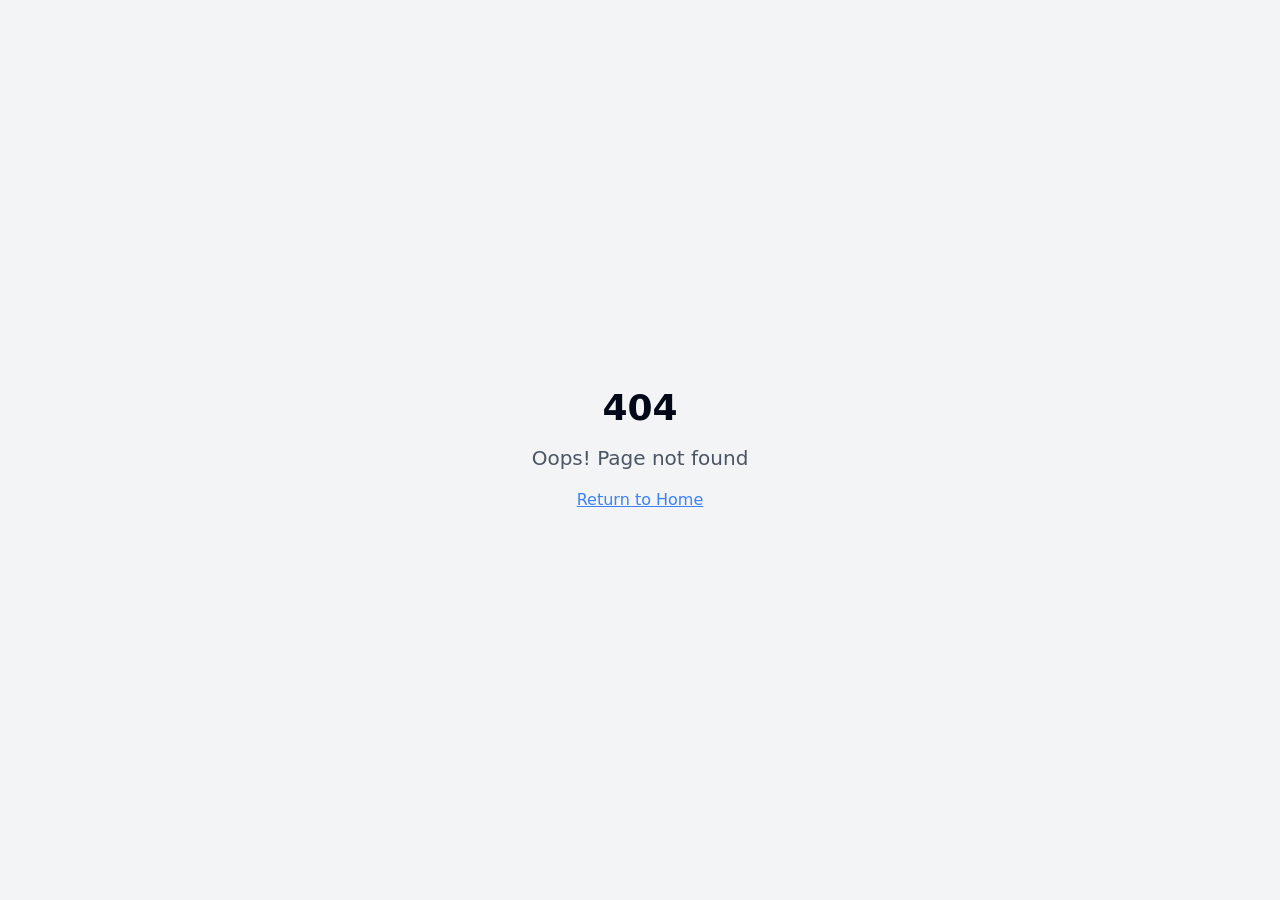
<file: backup/original-site-2026/index.html>
<!DOCTYPE html>
<html lang="en">
  <head>
    <meta charset="UTF-8" />
    <meta name="viewport" content="width=device-width, initial-scale=1.0" />
    <title>Pineappltech | Software & Design Solutions</title>
    <meta name="description" content="Pineappltech - Innovative software and design solutions based in Legazpi City, Philippines." />
    <meta name="author" content="Pineappltech" />

    <meta property="og:title" content="Pineappltech | Software & Design Solutions" />
    <meta property="og:description" content="Innovative software and design solutions based in Legazpi City, Philippines." />
    <meta property="og:type" content="website" />
    <meta property="og:image" content="https://lovable.dev/opengraph-image-p98pqg.png" />

    <meta name="twitter:card" content="summary_large_image" />
    <meta name="twitter:site" content="@pineappltech" />
    <meta name="twitter:image" content="https://lovable.dev/opengraph-image-p98pqg.png" />
    <script type="module" crossorigin src="/assets/index-z-Ep_BTR.js"></script>
    <link rel="stylesheet" crossorigin href="/assets/index-D2oBpEpX.css">
  </head>

  <body>
    <div id="root"></div>
    <!-- IMPORTANT: DO NOT REMOVE THIS SCRIPT TAG OR THIS VERY COMMENT! -->
    <script src="https://cdn.gpteng.co/gptengineer.js" type="module"></script>
  </body>
</html>
</file>
<file: assets/css/fonts.css>
/* Self-hosted latin subsets. See research/CREATIVE_DIRECTION.md for type roles. */

@font-face {
  font-family: 'Bricolage Grotesque';
  font-style: normal;
  font-weight: 200 800;
  font-stretch: 75% 100%;
  font-display: swap;
  src: url('../fonts/bricolage-grotesque-normal-200800-latin.woff2') format('woff2');
  unicode-range: U+0000-00FF, U+0131, U+0152-0153, U+02BB-02BC, U+02C6, U+02DA, U+02DC, U+0304, U+0308, U+0329, U+2000-206F, U+20AC, U+2122, U+2191, U+2193, U+2212, U+2215, U+FEFF, U+FFFD;
}

@font-face {
  font-family: 'IBM Plex Mono';
  font-style: normal;
  font-weight: 400;
  font-display: swap;
  src: url('../fonts/ibm-plex-mono-normal-400-latin.woff2') format('woff2');
  unicode-range: U+0000-00FF, U+0131, U+0152-0153, U+02BB-02BC, U+02C6, U+02DA, U+02DC, U+0304, U+0308, U+0329, U+2000-206F, U+20AC, U+2122, U+2191, U+2193, U+2212, U+2215, U+FEFF, U+FFFD;
}

@font-face {
  font-family: 'IBM Plex Mono';
  font-style: normal;
  font-weight: 500;
  font-display: swap;
  src: url('../fonts/ibm-plex-mono-normal-500-latin.woff2') format('woff2');
  unicode-range: U+0000-00FF, U+0131, U+0152-0153, U+02BB-02BC, U+02C6, U+02DA, U+02DC, U+0304, U+0308, U+0329, U+2000-206F, U+20AC, U+2122, U+2191, U+2193, U+2212, U+2215, U+FEFF, U+FFFD;
}

@font-face {
  font-family: 'Instrument Sans';
  font-style: italic;
  font-weight: 400 700;
  font-stretch: 100%;
  font-display: swap;
  src: url('../fonts/instrument-sans-italic-400700-latin.woff2') format('woff2');
  unicode-range: U+0000-00FF, U+0131, U+0152-0153, U+02BB-02BC, U+02C6, U+02DA, U+02DC, U+0304, U+0308, U+0329, U+2000-206F, U+20AC, U+2122, U+2191, U+2193, U+2212, U+2215, U+FEFF, U+FFFD;
}

@font-face {
  font-family: 'Instrument Sans';
  font-style: normal;
  font-weight: 400 700;
  font-stretch: 100%;
  font-display: swap;
  src: url('../fonts/instrument-sans-normal-400700-latin.woff2') format('woff2');
  unicode-range: U+0000-00FF, U+0131, U+0152-0153, U+02BB-02BC, U+02C6, U+02DA, U+02DC, U+0304, U+0308, U+0329, U+2000-206F, U+20AC, U+2122, U+2191, U+2193, U+2212, U+2215, U+FEFF, U+FFFD;
}

@font-face {
  font-family: 'Instrument Serif';
  font-style: italic;
  font-weight: 400;
  font-display: swap;
  src: url('../fonts/instrument-serif-italic-400-latin.woff2') format('woff2');
  unicode-range: U+0000-00FF, U+0131, U+0152-0153, U+02BB-02BC, U+02C6, U+02DA, U+02DC, U+0304, U+0308, U+0329, U+2000-206F, U+20AC, U+2122, U+2191, U+2193, U+2212, U+2215, U+FEFF, U+FFFD;
}

@font-face {
  font-family: 'Instrument Serif';
  font-style: normal;
  font-weight: 400;
  font-display: swap;
  src: url('../fonts/instrument-serif-normal-400-latin.woff2') format('woff2');
  unicode-range: U+0000-00FF, U+0131, U+0152-0153, U+02BB-02BC, U+02C6, U+02DA, U+02DC, U+0304, U+0308, U+0329, U+2000-206F, U+20AC, U+2122, U+2191, U+2193, U+2212, U+2215, U+FEFF, U+FFFD;
}
</file>
<file: assets/css/main.css>
/* ==========================================================================
   Pineappltech — 2026 redesign
   Design system + single-page experience
   See research/CREATIVE_DIRECTION.md for the underlying decisions.
   ========================================================================== */

/* ---------- Tokens ---------- */
:root {
  --ink: #08140f;
  --ink-soft: #10231a;
  --ink-3: #173025;
  --paper: #f5f1e6;
  --paper-deep: #e9e2d0;
  --green: #17a34a;
  --green-deep: #0b6b35;
  --gold: #ffc70e;
  --lime: #c9f26b;
  --muted: #5c6a61;
  --muted-light: #a9b5ac;
  --line: rgba(8, 20, 15, 0.14);
  --line-strong: rgba(8, 20, 15, 0.28);
  --line-dark: rgba(245, 241, 230, 0.16);
  --line-dark-strong: rgba(245, 241, 230, 0.32);

  --font-display: "Bricolage Grotesque", "Arial Narrow", system-ui, sans-serif;
  --font-body: "Instrument Sans", system-ui, -apple-system, "Segoe UI", sans-serif;
  --font-serif: "Instrument Serif", Georgia, serif;
  --font-mono: "IBM Plex Mono", ui-monospace, SFMono-Regular, Menlo, monospace;

  --ease-out: cubic-bezier(0.22, 1, 0.36, 1);
  --ease-in-out: cubic-bezier(0.65, 0, 0.35, 1);
  --speed-fast: 220ms;
  --speed: 420ms;
  --speed-slow: 850ms;

  --gutter: clamp(20px, 2.6vw, 40px);
  --max: 1440px;
  --edge: max(var(--gutter), calc((100vw - var(--max)) / 2 + var(--gutter)));
  --section-pad: clamp(88px, 11vw, 168px);
  --radius: 4px;
  --radius-media: 8px;

  --step--1: clamp(0.78rem, 0.74rem + 0.15vw, 0.875rem);
  --step-0: clamp(1rem, 0.95rem + 0.2vw, 1.125rem);
  --step-1: clamp(1.25rem, 1.1rem + 0.6vw, 1.6rem);
  --step-2: clamp(1.7rem, 1.4rem + 1.2vw, 2.5rem);
  --step-3: clamp(2.3rem, 1.7rem + 2.6vw, 4rem);
  --step-4: clamp(3rem, 1.9rem + 4.8vw, 6.5rem);
  --step-5: clamp(4rem, 2.2rem + 8vw, 10rem);

  color-scheme: dark light;
}

/* ---------- Reset ---------- */
*,
*::before,
*::after {
  box-sizing: border-box;
}

* {
  margin: 0;
}

html {
  scroll-behavior: smooth;
  -webkit-text-size-adjust: 100%;
}

body {
  min-width: 320px;
  background: var(--paper);
  color: var(--ink);
  font-family: var(--font-body);
  font-size: var(--step-0);
  line-height: 1.6;
  -webkit-font-smoothing: antialiased;
  text-rendering: optimizeLegibility;
  overflow-x: hidden;
}

body::after {
  content: "";
  position: fixed;
  inset: 0;
  z-index: 1000;
  pointer-events: none;
  opacity: 0.035;
  background-image: url("data:image/svg+xml,%3Csvg xmlns='http://www.w3.org/2000/svg' width='180' height='180'%3E%3Cfilter id='n'%3E%3CfeTurbulence type='fractalNoise' baseFrequency='.85' numOctaves='3' stitchTiles='stitch'/%3E%3C/filter%3E%3Crect width='100%25' height='100%25' filter='url(%23n)'/%3E%3C/svg%3E");
}

img,
svg,
video,
iframe {
  display: block;
  max-width: 100%;
}

img {
  height: auto;
}

button,
input,
select,
textarea {
  font: inherit;
  color: inherit;
}

button {
  cursor: pointer;
  background: none;
  border: 0;
}

a {
  color: inherit;
  text-decoration: none;
}

ul,
ol {
  list-style: none;
  padding: 0;
}

h1,
h2,
h3,
h4 {
  font-family: var(--font-display);
  font-weight: 600;
  line-height: 0.98;
  letter-spacing: -0.04em;
  text-wrap: balance;
}

p {
  text-wrap: pretty;
}

em {
  font-family: var(--font-serif);
  font-weight: 400;
  font-style: italic;
  letter-spacing: -0.01em;
}

::selection {
  background: var(--gold);
  color: var(--ink);
}

:focus-visible {
  outline: 2px solid var(--gold);
  outline-offset: 3px;
}

section[id],
#main {
  scroll-margin-top: 96px;
}

.visually-hidden {
  position: absolute !important;
  width: 1px;
  height: 1px;
  padding: 0;
  margin: -1px;
  overflow: hidden;
  clip: rect(0 0 0 0);
  white-space: nowrap;
  border: 0;
}

.skip-link {
  position: fixed;
  top: 12px;
  left: 12px;
  z-index: 300;
  padding: 12px 18px;
  background: var(--gold);
  color: var(--ink);
  font-weight: 600;
  border-radius: 999px;
  transform: translateY(-160%);
  transition: transform var(--speed-fast) var(--ease-out);
}

.skip-link:focus {
  transform: none;
}

/* ---------- Utilities ---------- */
.container {
  width: min(100% - (var(--gutter) * 2), var(--max));
  margin-inline: auto;
}

.section-pad {
  padding-block: var(--section-pad);
}

.mono-label,
.section-label {
  font-family: var(--font-mono);
  font-size: 11px;
  font-weight: 400;
  letter-spacing: 0.16em;
  text-transform: uppercase;
  line-height: 1.4;
}

.section-label {
  color: var(--green-deep);
}

.section-label::before {
  content: "";
  display: inline-block;
  width: 6px;
  height: 6px;
  margin-right: 10px;
  background: currentColor;
  transform: rotate(45deg) translateY(-1px);
}

.section-title {
  font-size: clamp(2.6rem, 5.8vw, 5.6rem);
  font-weight: 600;
  letter-spacing: -0.05em;
  line-height: 0.94;
}

.section-title em {
  color: var(--green-deep);
  font-size: 1.04em;
}

.section-title--light {
  color: var(--paper);
}

.section-title--light em {
  color: var(--gold);
}

.section-head {
  display: grid;
  grid-template-columns: minmax(0, 7fr) minmax(0, 4fr);
  gap: clamp(24px, 4vw, 72px);
  align-items: end;
  margin-bottom: clamp(48px, 7vw, 96px);
}

.section-head .section-label {
  grid-column: 1 / -1;
}

.section-intro {
  max-width: 42ch;
  color: var(--muted);
  font-size: var(--step-1);
  line-height: 1.5;
  justify-self: end;
  align-self: end;
  padding-bottom: 0.4em;
}

.text-link {
  display: inline-flex;
  align-items: center;
  gap: 9px;
  font-weight: 600;
  font-size: 0.95rem;
  border-bottom: 1px solid var(--line-strong);
  padding-bottom: 3px;
  transition: color var(--speed-fast) var(--ease-out), border-color var(--speed-fast) var(--ease-out);
}

.text-link .icon {
  transition: transform var(--speed-fast) var(--ease-out);
}

.text-link:hover {
  color: var(--green-deep);
  border-color: var(--green-deep);
}

.text-link:hover .icon {
  transform: translateX(4px);
}

.text-link--light {
  color: var(--paper);
  border-color: var(--line-dark-strong);
}

.text-link--light:hover {
  color: var(--gold);
  border-color: var(--gold);
}

.icon {
  width: 18px;
  height: 18px;
  flex: 0 0 auto;
  fill: none;
  stroke: currentColor;
  stroke-width: 1.6;
  stroke-linecap: round;
  stroke-linejoin: round;
}

.icon--up {
  width: 15px;
  height: 15px;
}

/* ---------- Buttons ---------- */
.button {
  --btn-bg: var(--green);
  --btn-fg: var(--paper);
  display: inline-flex;
  align-items: center;
  justify-content: center;
  gap: 12px;
  min-height: 54px;
  padding: 0 26px;
  border-radius: 999px;
  background: var(--btn-bg);
  color: var(--btn-fg);
  font-weight: 600;
  font-size: 0.95rem;
  letter-spacing: -0.01em;
  border: 1px solid transparent;
  transition: background var(--speed-fast) var(--ease-out),
    color var(--speed-fast) var(--ease-out),
    border-color var(--speed-fast) var(--ease-out),
    transform var(--speed-fast) var(--ease-out);
}

.button .icon {
  transition: transform var(--speed-fast) var(--ease-out);
}

.button:hover {
  transform: translateY(-2px);
}

.button:hover .icon {
  transform: translateX(4px);
}

.button:active {
  transform: translateY(0);
}

.button--primary {
  --btn-bg: var(--green);
  --btn-fg: var(--ink);
}

.button--primary:hover {
  --btn-bg: var(--gold);
}

.button--gold {
  --btn-bg: var(--gold);
  --btn-fg: var(--ink);
}

.button--gold:hover {
  --btn-bg: var(--paper);
}

.button--ghost {
  --btn-bg: transparent;
  --btn-fg: var(--paper);
  border-color: var(--line-dark-strong);
}

.button--ghost:hover {
  --btn-bg: var(--paper);
  --btn-fg: var(--ink);
  border-color: var(--paper);
}

.button--ghost-light {
  --btn-bg: transparent;
  --btn-fg: var(--paper);
  border-color: var(--line-dark-strong);
}

.button--ghost-light:hover {
  --btn-bg: var(--paper);
  --btn-fg: var(--ink);
  border-color: var(--paper);
}

.button--outline {
  --btn-bg: transparent;
  --btn-fg: var(--ink);
  border-color: var(--line-strong);
}

.button--outline:hover {
  --btn-bg: var(--ink);
  --btn-fg: var(--paper);
  border-color: var(--ink);
}

.button--compact {
  min-height: 44px;
  padding: 0 20px;
  font-size: 0.875rem;
}

.button--wide {
  width: 100%;
}

/* ---------- Scroll progress ---------- */
.scroll-progress {
  position: fixed;
  inset: 0 0 auto;
  z-index: 200;
  height: 2px;
  background: transparent;
  pointer-events: none;
}

.scroll-progress span {
  display: block;
  width: 100%;
  height: 100%;
  background: var(--gold);
  transform: scaleX(0);
  transform-origin: 0 50%;
}

/* ---------- Header ---------- */
.site-header {
  position: fixed;
  inset: 0 0 auto;
  z-index: 120;
  color: var(--paper);
  transition: background var(--speed) var(--ease-out),
    color var(--speed) var(--ease-out),
    border-color var(--speed) var(--ease-out),
    transform 340ms var(--ease-out);
  border-bottom: 1px solid transparent;
  transform: translateY(0);
}

.site-header.is-scrolled {
  color: var(--ink);
  background: rgba(245, 241, 230, 0.92);
  border-bottom-color: var(--line);
  -webkit-backdrop-filter: blur(16px);
  backdrop-filter: blur(16px);
}

.site-header.is-hidden {
  transform: translateY(-102%);
}

body.menu-open .site-header {
  color: var(--paper);
  background: transparent;
  border-bottom-color: transparent;
  -webkit-backdrop-filter: none;
  backdrop-filter: none;
}

.header-inner {
  display: flex;
  align-items: center;
  justify-content: space-between;
  gap: 24px;
  min-height: 84px;
}

.brand {
  display: inline-flex;
  align-items: center;
  gap: 11px;
  flex: 0 0 auto;
}

.brand-mark {
  width: 38px;
  height: 38px;
  object-fit: contain;
  transform: translateY(1px);
}

.brand-name {
  font-family: var(--font-display);
  font-size: 1.18rem;
  font-weight: 700;
  letter-spacing: -0.045em;
}

.primary-nav {
  display: flex;
  align-items: center;
  gap: clamp(18px, 2.4vw, 38px);
  margin-left: auto;
  margin-right: clamp(12px, 2vw, 32px);
}

.primary-nav a {
  position: relative;
  font-size: 0.9rem;
  font-weight: 500;
  letter-spacing: -0.01em;
  padding: 6px 0;
}

.primary-nav a::after {
  content: "";
  position: absolute;
  left: 0;
  right: 0;
  bottom: 0;
  height: 1px;
  background: currentColor;
  transform: scaleX(0);
  transform-origin: 100% 50%;
  transition: transform var(--speed-fast) var(--ease-out);
}

.primary-nav a:hover::after,
.primary-nav a[aria-current="page"]::after {
  transform: scaleX(1);
  transform-origin: 0 50%;
}

.header-actions {
  display: flex;
  align-items: center;
  gap: 14px;
}

.menu-toggle {
  display: none;
  align-items: center;
  gap: 10px;
  min-height: 44px;
  padding: 0 6px;
  color: inherit;
  font-family: var(--font-mono);
  font-size: 11px;
  letter-spacing: 0.14em;
  text-transform: uppercase;
}

.menu-toggle__lines {
  display: grid;
  gap: 5px;
  width: 22px;
}

.menu-toggle__lines i {
  display: block;
  height: 1px;
  background: currentColor;
  transition: transform var(--speed-fast) var(--ease-out), opacity var(--speed-fast) var(--ease-out);
}

.menu-toggle[aria-expanded="true"] .menu-toggle__lines i:first-child {
  transform: translateY(3px) rotate(45deg);
}

.menu-toggle[aria-expanded="true"] .menu-toggle__lines i:last-child {
  transform: translateY(-3px) rotate(-45deg);
}

/* ---------- Mobile menu ---------- */
.mobile-menu {
  position: fixed;
  inset: 0;
  z-index: 110;
  display: none;
  background: var(--ink);
  color: var(--paper);
  overflow-y: auto;
  transform: translateY(-100%);
  visibility: hidden;
  transition: transform 600ms var(--ease-in-out), visibility 600ms;
}

.mobile-menu.is-open {
  transform: none;
  visibility: visible;
}

.mobile-menu__inner {
  display: flex;
  flex-direction: column;
  min-height: 100svh;
  padding: 120px var(--gutter) 40px;
}

.mobile-nav {
  display: grid;
  margin-top: auto;
  margin-bottom: auto;
}

.mobile-nav a {
  display: flex;
  align-items: baseline;
  gap: 18px;
  padding: 14px 0;
  border-top: 1px solid var(--line-dark);
  font-family: var(--font-display);
  font-size: clamp(2.2rem, 9vw, 4rem);
  font-weight: 500;
  letter-spacing: -0.05em;
  line-height: 1;
}

.mobile-nav a:last-child {
  border-bottom: 1px solid var(--line-dark);
}

.mobile-nav span {
  font-family: var(--font-mono);
  font-size: 11px;
  letter-spacing: 0.14em;
  color: var(--lime);
}

.mobile-menu__foot {
  display: flex;
  align-items: flex-end;
  justify-content: space-between;
  gap: 24px;
  flex-wrap: wrap;
}

.mobile-menu__meta {
  display: grid;
  gap: 4px;
  font-size: 0.9rem;
  color: var(--muted-light);
}

.mobile-menu__meta a:hover {
  color: var(--gold);
}

/* ---------- Hero ---------- */
.hero {
  position: relative;
  display: flex;
  flex-direction: column;
  justify-content: center;
  min-height: 100svh;
  padding-top: 118px;
  padding-bottom: 24px;
  overflow: hidden;
  background: var(--ink);
  color: var(--paper);
  isolation: isolate;
}

.hero__bg {
  position: absolute;
  inset: 0;
  z-index: -1;
}

.hero__grid {
  position: absolute;
  inset: -10%;
  background-image:
    linear-gradient(to right, rgba(245, 241, 230, 0.065) 1px, transparent 1px),
    linear-gradient(to bottom, rgba(245, 241, 230, 0.065) 1px, transparent 1px);
  background-size: 72px 72px;
  -webkit-mask-image: radial-gradient(ellipse 90% 80% at 50% 45%, #000 25%, transparent 78%);
  mask-image: radial-gradient(ellipse 90% 80% at 50% 45%, #000 25%, transparent 78%);
  opacity: 0.9;
}

.hero__glow {
  position: absolute;
  top: -10%;
  right: -5%;
  width: 68vw;
  height: 68vw;
  max-width: 980px;
  max-height: 980px;
  background: radial-gradient(circle, rgba(255, 199, 14, 0.22) 0%, rgba(255, 199, 14, 0.06) 38%, transparent 68%);
  filter: blur(8px);
}

.hero__ring {
  position: absolute;
  top: 8%;
  right: 2%;
  width: min(52vw, 760px);
  aspect-ratio: 1;
  border: 1px solid rgba(255, 199, 14, 0.22);
  border-radius: 50%;
}

.hero__ring::before,
.hero__ring::after {
  content: "";
  position: absolute;
  border-radius: 50%;
  border: 1px solid rgba(245, 241, 230, 0.08);
}

.hero__ring::before {
  inset: 12%;
}

.hero__ring::after {
  inset: 26%;
  border-color: rgba(255, 199, 14, 0.1);
}

.hero__cross {
  position: absolute;
  width: 13px;
  height: 13px;
  opacity: 0.45;
}

.hero__cross::before,
.hero__cross::after {
  content: "";
  position: absolute;
  background: var(--gold);
}

.hero__cross::before {
  left: 50%;
  top: 0;
  width: 1px;
  height: 100%;
}

.hero__cross::after {
  top: 50%;
  left: 0;
  height: 1px;
  width: 100%;
}

.hero__cross--a {
  top: 22%;
  left: 7%;
}

.hero__cross--b {
  bottom: 20%;
  left: 42%;
}

.hero__cross--c {
  top: 30%;
  right: 5%;
}

.hero__layout {
  display: grid;
  grid-template-columns: minmax(0, 7fr) minmax(0, 5fr);
  gap: clamp(32px, 5vw, 80px);
  align-items: center;
  flex: 1;
}

.eyebrow {
  display: inline-flex;
  gap: 8px;
  font-family: var(--font-mono);
  font-size: 11px;
  letter-spacing: 0.16em;
  text-transform: uppercase;
  color: var(--lime);
  margin-bottom: clamp(24px, 3vw, 40px);
}

.hero__title {
  font-size: clamp(3rem, 6.05vw, 7rem);
  font-weight: 600;
  letter-spacing: -0.055em;
  line-height: 0.9;
  margin-left: -0.045em;
}

.hero__title .line {
  display: block;
  overflow: hidden;
  padding-bottom: 0.04em;
}

.hero__title .line > span {
  display: block;
  will-change: transform;
}

.hero__title em {
  color: var(--gold);
  font-size: 1.06em;
  padding-right: 0.04em;
}

.js .hero__title .line > span {
  transform: translateY(108%);
  transition: transform 1100ms var(--ease-out);
}

.js .hero__title .line:nth-child(2) > span {
  transition-delay: 90ms;
}

.js .hero__title .line:nth-child(3) > span {
  transition-delay: 180ms;
}

.js .hero.is-ready .hero__title .line > span {
  transform: none;
}

.hero__lead {
  max-width: 46ch;
  margin-top: clamp(24px, 3vw, 36px);
  color: #c7d2c9;
  font-size: clamp(1.02rem, 1.25vw, 1.2rem);
  line-height: 1.6;
}

.hero__actions {
  display: flex;
  flex-wrap: wrap;
  gap: 12px;
  margin-top: clamp(30px, 4vw, 46px);
}

.hero__meta {
  display: flex;
  flex-wrap: wrap;
  gap: 20px;
  margin-top: clamp(36px, 4vw, 52px);
  padding-top: 18px;
  border-top: 1px solid var(--line-dark);
  font-family: var(--font-mono);
  font-size: 11px;
  letter-spacing: 0.12em;
  text-transform: uppercase;
  color: var(--muted-light);
}

.hero__meta li {
  display: flex;
  align-items: center;
  gap: 20px;
}

.hero__meta li:not(:last-child)::after {
  content: "";
  width: 4px;
  height: 4px;
  background: var(--green);
  transform: rotate(45deg);
}

.hero__visual {
  position: relative;
  display: flex;
  justify-content: center;
  align-items: center;
  min-height: 520px;
  transform: translate3d(var(--mx, 0), var(--my, 0), 0);
  transition: transform 320ms var(--ease-out);
  will-change: transform;
}

.build-panel {
  position: relative;
  width: min(100%, 430px);
  padding: 14px;
  border: 1px solid var(--line-dark-strong);
  border-radius: 10px;
  background: linear-gradient(160deg, #122b1f 0%, #0d2017 55%, #0a1a12 100%);
  box-shadow: 0 40px 90px -30px rgba(0, 0, 0, 0.65), inset 0 1px 0 rgba(245, 241, 230, 0.08);
  transform: translate3d(0, var(--py, 0), 0) rotate(1.2deg);
}

.js .hero .build-panel {
  opacity: 0;
  transform: translate3d(0, 40px, 0) rotate(4deg) scale(0.98);
  transition: opacity 900ms var(--ease-out), transform 1100ms var(--ease-out) 120ms;
}

.js .hero.is-ready .build-panel {
  opacity: 1;
  transform: translate3d(0, var(--py, 0), 0) rotate(1.2deg) scale(1);
}

.build-panel__bar {
  display: flex;
  align-items: center;
  gap: 12px;
  padding: 2px 4px 12px;
  font-family: var(--font-mono);
  font-size: 9px;
  letter-spacing: 0.12em;
  color: var(--muted-light);
}

.build-panel__dots {
  display: flex;
  gap: 4px;
}

.build-panel__dots i {
  width: 5px;
  height: 5px;
  border-radius: 50%;
  background: var(--line-dark-strong);
}

.build-panel__dots i:first-child {
  background: var(--gold);
}

.build-panel__label {
  margin-right: auto;
}

.build-panel__status {
  display: inline-flex;
  align-items: center;
  gap: 5px;
  color: var(--lime);
}

.build-panel__status i {
  width: 5px;
  height: 5px;
  border-radius: 50%;
  background: var(--green);
  box-shadow: 0 0 0 3px rgba(23, 163, 74, 0.18);
  animation: pulse 2.4s ease-in-out infinite;
}

.build-panel__stage {
  position: relative;
  display: flex;
  align-items: center;
  justify-content: center;
  min-height: 340px;
  padding: 28px 18px 50px;
  overflow: hidden;
  border: 1px solid rgba(245, 241, 230, 0.08);
  border-radius: 6px;
  background:
    linear-gradient(to right, rgba(245, 241, 230, 0.035) 1px, transparent 1px),
    linear-gradient(to bottom, rgba(245, 241, 230, 0.035) 1px, transparent 1px),
    rgba(8, 20, 15, 0.5);
  background-size: 36px 36px;
}

.build-panel__logo {
  position: relative;
  z-index: 2;
  width: 50%;
  max-width: 180px;
  padding: 12px 9px;
  background: var(--paper);
  border-radius: 3px;
  box-shadow: 0 24px 50px -20px rgba(0, 0, 0, 0.6);
  transform: rotate(-2.5deg);
}

.build-panel__logo img {
  width: 100%;
  height: auto;
}

.facet {
  position: absolute;
  display: block;
  border-radius: 2px;
  transform: rotate(12deg);
}

.facet--gold {
  top: 16%;
  left: 8%;
  width: 82px;
  height: 82px;
  background: var(--gold);
  opacity: 0.9;
  transform: rotate(18deg);
}

.facet--lime {
  right: 7%;
  bottom: 12%;
  width: 52px;
  height: 52px;
  background: var(--lime);
  opacity: 0.85;
  transform: rotate(-14deg);
}

.build-panel__code {
  position: absolute;
  right: 16px;
  bottom: 10px;
  z-index: 3;
  display: grid;
  gap: 2px;
  text-align: right;
  font-family: var(--font-mono);
  font-size: 8px;
  letter-spacing: 0.04em;
  color: rgba(245, 241, 230, 0.55);
}

.build-panel__code i {
  color: var(--green);
  font-style: normal;
}

.build-panel__foot {
  display: flex;
  justify-content: space-between;
  gap: 10px;
  padding: 12px 4px 2px 118px;
  font-family: var(--font-mono);
  font-size: 8px;
  letter-spacing: 0.1em;
  color: var(--muted-light);
}

.seal {
  position: absolute;
  left: -26px;
  bottom: -24px;
  display: grid;
  place-items: center;
  width: 132px;
  height: 132px;
  border-radius: 50%;
  background: var(--ink);
  border: 1px solid var(--line-dark-strong);
  box-shadow: 0 20px 40px -20px rgba(0, 0, 0, 0.8);
}

.seal__ring {
  position: absolute;
  inset: 10px;
  width: calc(100% - 20px);
  height: calc(100% - 20px);
  color: var(--gold);
  animation: spin 28s linear infinite;
}

.seal__ring text {
  font-family: var(--font-mono);
  font-size: 10.5px;
  letter-spacing: 0.22em;
  fill: currentColor;
  text-transform: uppercase;
}

.seal__mark {
  width: 34px;
  height: 34px;
  color: var(--lime);
}

.hero__foot {
  display: flex;
  align-items: center;
  justify-content: space-between;
  gap: 24px;
  margin-top: clamp(32px, 5vh, 64px);
  padding-top: 18px;
  border-top: 1px solid var(--line-dark);
}

.scroll-cue {
  display: inline-flex;
  align-items: center;
  gap: 12px;
  font-family: var(--font-mono);
  font-size: 10px;
  letter-spacing: 0.14em;
  text-transform: uppercase;
  color: var(--muted-light);
}

.scroll-cue__line {
  position: relative;
  width: 44px;
  height: 1px;
  background: var(--line-dark-strong);
  overflow: hidden;
}

.scroll-cue__line::after {
  content: "";
  position: absolute;
  inset: 0;
  background: var(--gold);
  transform: translateX(-100%);
  animation: scroll-line 2.8s var(--ease-in-out) infinite;
}

.scroll-cue:hover {
  color: var(--paper);
}

.hero__foot-meta {
  font-family: var(--font-mono);
  font-size: 10px;
  letter-spacing: 0.12em;
  color: var(--muted-light);
}

.hero__foot-meta span {
  margin-inline: 10px;
  color: var(--green);
}

@keyframes pulse {
  0%, 100% { opacity: 1; }
  50% { opacity: 0.35; }
}

@keyframes spin {
  to { transform: rotate(360deg); }
}

@keyframes scroll-line {
  0% { transform: translateX(-100%); }
  45%, 100% { transform: translateX(100%); }
}

/* ---------- Marquee ---------- */
.marquee {
  position: relative;
  overflow: hidden;
  padding: 17px 0 15px;
  background: var(--gold);
  color: var(--ink);
  border-block: 1px solid rgba(8, 20, 15, 0.18);
}

.marquee__track {
  display: flex;
  align-items: center;
  gap: 0;
  width: max-content;
  animation: marquee 34s linear infinite;
  will-change: transform;
}

/* Margin rather than gap, so translating by exactly -50% lands on a seam. */
.marquee__track > * {
  margin-right: 34px;
}

.marquee:hover .marquee__track {
  animation-play-state: paused;
}

.marquee span {
  font-family: var(--font-display);
  font-size: clamp(1.6rem, 3.2vw, 2.8rem);
  font-weight: 500;
  letter-spacing: -0.04em;
  text-transform: uppercase;
  white-space: nowrap;
}

.diamond {
  width: 11px;
  height: 11px;
  background: var(--ink);
  transform: rotate(45deg);
  flex: 0 0 auto;
}

@keyframes marquee {
  to { transform: translateX(-50%); }
}

/* ---------- Reveal system ---------- */
.js [data-reveal] {
  opacity: 0;
  transform: translateY(28px);
  transition:
    opacity var(--speed-slow) var(--ease-out),
    transform var(--speed-slow) var(--ease-out);
  transition-delay: var(--reveal-delay, 0ms);
}

.js [data-reveal].is-visible {
  opacity: 1;
  transform: none;
}

/* ---------- Manifesto ---------- */
.manifesto {
  background: var(--paper);
  border-bottom: 1px solid var(--line);
}

.manifesto__grid {
  display: grid;
  grid-template-columns: minmax(0, 4fr) minmax(0, 8fr);
  gap: clamp(32px, 6vw, 110px);
  align-items: start;
}

.manifesto__aside {
  position: sticky;
  top: 130px;
  display: grid;
  gap: 28px;
  max-width: 280px;
}

.manifesto__note {
  color: var(--muted);
  font-size: 0.95rem;
  line-height: 1.6;
  padding-top: 22px;
  border-top: 1px solid var(--line);
}

.manifesto__lead {
  font-family: var(--font-display);
  font-size: clamp(1.9rem, 3.5vw, 3.5rem);
  font-weight: 500;
  line-height: 1.16;
  letter-spacing: -0.04em;
  max-width: 21ch;
}

.manifesto__lead .word {
  transition: color 240ms linear;
}

.manifesto__lead.is-highlight-ready .word {
  color: #b9b4a5;
}

.manifesto__lead.is-highlight-ready .word.is-lit {
  color: var(--ink);
}

.manifesto__sub {
  max-width: 52ch;
  margin-top: clamp(28px, 4vw, 44px);
  color: var(--muted);
  font-size: var(--step-1);
  line-height: 1.55;
}

.principles {
  margin-top: clamp(48px, 6vw, 80px);
  border-top: 1px solid var(--line);
}

.principle {
  display: grid;
  grid-template-columns: 64px minmax(0, 1fr);
  gap: 20px;
  padding: 26px 0;
  border-bottom: 1px solid var(--line);
}

.principle__num {
  font-family: var(--font-mono);
  font-size: 11px;
  letter-spacing: 0.12em;
  color: var(--green-deep);
  padding-top: 7px;
}

.principle h3 {
  font-size: clamp(1.35rem, 2vw, 1.85rem);
  font-weight: 600;
  letter-spacing: -0.03em;
  margin-bottom: 6px;
}

.principle p {
  color: var(--muted);
  max-width: 46ch;
}

/* ---------- Services ---------- */
.services {
  position: relative;
  background: var(--ink);
  color: var(--paper);
}

.services__pin {
  display: flex;
  flex-direction: column;
  justify-content: center;
  padding-block: var(--section-pad);
}

.services__head {
  display: grid;
  grid-template-columns: minmax(0, 6fr) minmax(0, 5fr);
  gap: clamp(24px, 4vw, 72px);
  align-items: start;
  margin-bottom: clamp(40px, 5vw, 64px);
}

.services__head-right {
  display: grid;
  gap: 16px;
  justify-self: end;
  max-width: 46ch;
  color: #b9c4bb;
  font-size: 0.98rem;
}

.services__intro {
  line-height: 1.6;
}

.services__hint {
  font-family: var(--font-mono);
  font-size: 10px;
  letter-spacing: 0.13em;
  text-transform: uppercase;
  color: var(--lime);
}

.services__hint span {
  display: inline-block;
  transition: transform var(--speed-fast) var(--ease-out);
}

.services__hint:hover span {
  transform: translateX(4px);
}

.services__stage {
  position: relative;
  overflow: hidden;
}

.services__track {
  display: grid;
  gap: 0;
  padding-inline: var(--edge);
}

.service {
  display: flex;
  flex-direction: column;
  gap: 22px;
  padding: 30px 0;
  border-top: 1px solid var(--line-dark);
}

.service__top {
  display: flex;
  align-items: center;
  justify-content: space-between;
  gap: 16px;
}

.service__num {
  font-family: var(--font-mono);
  font-size: 11px;
  letter-spacing: 0.12em;
  color: var(--gold);
}

.service__tag {
  font-family: var(--font-mono);
  font-size: 9px;
  letter-spacing: 0.14em;
  text-transform: uppercase;
  color: var(--muted-light);
  border: 1px solid var(--line-dark);
  border-radius: 999px;
  padding: 4px 10px;
}

.service__body h3 {
  font-size: clamp(2.2rem, 4vw, 3.6rem);
  font-weight: 600;
  letter-spacing: -0.05em;
  line-height: 0.94;
  margin-bottom: 16px;
}

.service__body p {
  color: #b9c4bb;
  max-width: 40ch;
  font-size: 0.98rem;
}

.service__list {
  display: flex;
  flex-wrap: wrap;
  gap: 8px 18px;
  margin-top: 22px;
  font-family: var(--font-mono);
  font-size: 10px;
  letter-spacing: 0.08em;
  text-transform: uppercase;
  color: var(--muted-light);
}

.service__list li {
  display: flex;
  align-items: center;
  gap: 7px;
}

.service__list li::before {
  content: "";
  width: 4px;
  height: 4px;
  background: var(--green);
  transform: rotate(45deg);
}

.service__visual {
  margin-top: auto;
  padding-top: 16px;
  color: var(--paper);
}

.diagram {
  width: 100%;
  max-width: 330px;
  height: auto;
}

.d-stroke { fill: none; stroke: currentColor; stroke-width: 1.2; opacity: 0.85; }
.d-stroke-soft { fill: none; stroke: currentColor; stroke-width: 1; opacity: 0.3; }
.d-stroke-gold { fill: none; stroke: var(--gold); stroke-width: 1.4; }
.d-fill { fill: currentColor; opacity: 0.6; }
.d-fill-soft { fill: currentColor; opacity: 0.16; }
.d-fill-gold { fill: var(--gold); opacity: 0.9; }

.service__link {
  display: inline-flex;
  align-items: center;
  gap: 10px;
  align-self: flex-start;
  font-size: 0.9rem;
  font-weight: 600;
  color: var(--paper);
  border-bottom: 1px solid var(--line-dark-strong);
  padding-bottom: 3px;
  transition: color var(--speed-fast) var(--ease-out), border-color var(--speed-fast) var(--ease-out);
}

.service__link .icon {
  transition: transform var(--speed-fast) var(--ease-out);
}

.service__link:hover {
  color: var(--gold);
  border-color: var(--gold);
}

.service__link:hover .icon {
  transform: translateX(4px);
}

.services__foot {
  display: flex;
  align-items: center;
  justify-content: space-between;
  gap: 24px;
  margin-top: clamp(32px, 4vw, 48px);
  padding-top: 20px;
  border-top: 1px solid var(--line-dark);
}

.services__progress {
  display: flex;
  align-items: center;
  gap: 16px;
}

.services__progress-bar {
  display: block;
  width: clamp(120px, 16vw, 220px);
  height: 2px;
  background: var(--line-dark-strong);
  overflow: hidden;
}

.services__progress-bar i {
  display: block;
  width: 100%;
  height: 100%;
  background: var(--gold);
  transform: scaleX(0.16);
  transform-origin: 0 50%;
  transition: transform 120ms linear;
}

.services__progress-label {
  font-family: var(--font-mono);
  font-size: 10px;
  letter-spacing: 0.12em;
  color: var(--muted-light);
}

.services__progress-label b {
  color: var(--paper);
  font-weight: 500;
}

.services__micro {
  font-size: 0.9rem;
  color: var(--muted-light);
}

/* Horizontal, JS-enhanced desktop layout */
.services.is-horizontal {
  overflow: visible;
}

.services.is-horizontal .services__pin {
  position: sticky;
  top: 0;
  height: 100svh;
  min-height: 100svh;
  padding-block: 100px 36px;
  justify-content: flex-start;
  overflow: hidden;
}

.services.is-horizontal .services__head {
  flex: 0 0 auto;
  margin-bottom: clamp(24px, 3.5vh, 42px);
}

.services.is-horizontal .services__stage {
  flex: 1 1 auto;
  display: flex;
  align-items: center;
  min-height: 0;
}

.services.is-horizontal .services__track {
  display: flex;
  padding-left: var(--edge);
  padding-right: var(--edge);
  will-change: transform;
  transform: translate3d(0, 0, 0);
}

.services.is-horizontal .service {
  position: relative;
  flex: 0 0 clamp(380px, 44vw, 660px);
  min-height: min(48vh, 440px);
  padding: 28px 34px 30px;
  border-top: 0;
  border-left: 1px solid var(--line-dark);
}

.services.is-horizontal .service__top,
.services.is-horizontal .service__body,
.services.is-horizontal .service__link {
  position: relative;
  z-index: 2;
}

.services.is-horizontal .service__visual {
  position: absolute;
  right: 22px;
  bottom: 18px;
  z-index: 1;
  width: min(48%, 250px);
  margin: 0;
  padding: 0;
  opacity: 0.45;
  pointer-events: none;
}

.services.is-horizontal .service:last-child {
  border-right: 1px solid var(--line-dark);
}

.services.is-horizontal .service__body h3 {
  font-size: clamp(2.4rem, 3.6vw, 3.8rem);
}

.services.is-horizontal .services__foot {
  flex: 0 0 auto;
  margin-top: clamp(18px, 3vh, 32px);
  padding-top: 16px;
}

@media (max-height: 780px) and (min-width: 900px) {
  .services.is-horizontal .services__pin {
    padding-block: 100px 24px;
  }

  .services.is-horizontal .service__visual {
    display: none;
  }

  .services.is-horizontal .service {
    min-height: min(50vh, 420px);
  }

  .services.is-horizontal .service__body h3 {
    font-size: clamp(2.1rem, 3.2vw, 3.2rem);
  }
}

/* ---------- Builds ---------- */
.builds {
  background: var(--paper);
  border-bottom: 1px solid var(--line);
}

.builds__list {
  border-top: 1px solid var(--line-strong);
}

.build-row {
  position: relative;
  display: grid;
  grid-template-columns: 74px minmax(0, 1fr) 250px 56px;
  gap: clamp(16px, 3vw, 44px);
  align-items: center;
  padding: clamp(28px, 4vw, 46px) 0;
  border-bottom: 1px solid var(--line);
  transition: background var(--speed) var(--ease-out);
}

.build-row:hover {
  background: rgba(8, 20, 15, 0.025);
}

.build-row__num {
  font-family: var(--font-mono);
  font-size: 11px;
  letter-spacing: 0.12em;
  color: var(--green-deep);
  align-self: start;
  padding-top: 9px;
}

.build-row__main h3 {
  font-size: clamp(1.7rem, 3.1vw, 3rem);
  font-weight: 500;
  letter-spacing: -0.045em;
  line-height: 1.02;
  max-width: 18ch;
  margin-bottom: 12px;
  transition: color var(--speed-fast) var(--ease-out);
}

.build-row:hover .build-row__main h3 {
  color: var(--green-deep);
}

.build-row__main p {
  color: var(--muted);
  max-width: 54ch;
  font-size: 0.98rem;
}

.tag-list {
  display: flex;
  flex-wrap: wrap;
  gap: 8px;
  margin-top: 18px;
}

.tag-list li {
  font-family: var(--font-mono);
  font-size: 9px;
  letter-spacing: 0.1em;
  text-transform: uppercase;
  color: var(--ink);
  border: 1px solid var(--line-strong);
  border-radius: 999px;
  padding: 4px 10px;
}

.build-row__visual {
  width: 100%;
  max-width: 220px;
  justify-self: end;
  color: var(--ink);
  opacity: 0.85;
  transition: transform var(--speed) var(--ease-out), opacity var(--speed) var(--ease-out);
}

.build-row:hover .build-row__visual {
  transform: translateY(-4px) rotate(-1deg);
  opacity: 1;
}

.build-row__link {
  display: grid;
  place-items: center;
  width: 52px;
  height: 52px;
  border: 1px solid var(--line-strong);
  border-radius: 50%;
  color: var(--ink);
  transition: background var(--speed-fast) var(--ease-out), color var(--speed-fast) var(--ease-out), border-color var(--speed-fast) var(--ease-out);
}

.build-row__link .icon {
  transition: transform var(--speed-fast) var(--ease-out);
}

.build-row:hover .build-row__link {
  background: var(--ink);
  color: var(--paper);
  border-color: var(--ink);
}

.build-row:hover .build-row__link .icon {
  transform: rotate(-45deg);
}

.builds__cta {
  display: flex;
  align-items: center;
  justify-content: space-between;
  gap: 24px;
  margin-top: clamp(32px, 4vw, 48px);
}

.builds__cta p {
  font-size: var(--step-1);
  font-weight: 500;
}

/* ---------- Proof ---------- */
.proof {
  background: var(--gold);
  color: var(--ink);
  padding-block: clamp(64px, 8vw, 110px);
  border-bottom: 1px solid rgba(8, 20, 15, 0.2);
}

.proof__head {
  display: grid;
  grid-template-columns: minmax(0, 4fr) minmax(0, 8fr);
  gap: 24px;
  align-items: start;
  margin-bottom: clamp(40px, 6vw, 72px);
}

.proof .section-label {
  color: var(--ink);
}

.proof__title {
  font-size: clamp(2rem, 4.4vw, 4.4rem);
  font-weight: 500;
  letter-spacing: -0.05em;
  line-height: 1;
  max-width: 20ch;
}

.stats {
  display: grid;
  grid-template-columns: repeat(4, minmax(0, 1fr));
  border-top: 1px solid rgba(8, 20, 15, 0.3);
}

.stat {
  display: flex;
  flex-direction: column-reverse;
  gap: 8px;
  padding: clamp(20px, 3vw, 34px) 20px clamp(20px, 3vw, 34px) 0;
  border-right: 1px solid rgba(8, 20, 15, 0.22);
}

.stat:last-child {
  border-right: 0;
}

.stat dt {
  font-family: var(--font-mono);
  font-size: 10px;
  letter-spacing: 0.1em;
  text-transform: uppercase;
  opacity: 0.72;
}

.stat dd {
  display: flex;
  align-items: flex-start;
  font-family: var(--font-display);
  font-size: clamp(3.2rem, 6.6vw, 6.2rem);
  font-weight: 600;
  letter-spacing: -0.06em;
  line-height: 0.9;
  font-variant-numeric: tabular-nums;
}

.stat dd sup {
  font-size: 0.38em;
  line-height: 1;
  margin-top: 0.2em;
  margin-left: 0.04em;
  letter-spacing: 0;
}

.proof__foot {
  display: flex;
  align-items: center;
  justify-content: space-between;
  gap: 24px;
  margin-top: clamp(28px, 4vw, 48px);
  font-size: 0.9rem;
}

.proof__foot p {
  opacity: 0.68;
}

.proof__foot .text-link {
  border-color: rgba(8, 20, 15, 0.4);
}

.proof__foot .text-link:hover {
  color: var(--ink);
  border-color: var(--ink);
}

/* ---------- Studio ---------- */
.studio {
  position: relative;
  background: var(--ink);
  color: var(--paper);
  overflow: hidden;
}

.studio::before {
  content: "";
  position: absolute;
  top: -20%;
  left: -10%;
  width: 60vw;
  height: 60vw;
  max-width: 760px;
  max-height: 760px;
  background: radial-gradient(circle, rgba(23, 163, 74, 0.16), transparent 66%);
  pointer-events: none;
}

.studio__grid {
  position: relative;
  display: grid;
  grid-template-columns: minmax(0, 6fr) minmax(0, 6fr);
  gap: clamp(40px, 6vw, 100px);
  align-items: center;
}

.studio__copy .section-title {
  margin-top: 18px;
  margin-bottom: 26px;
}

.studio__lead {
  color: #c7d2c9;
  font-size: var(--step-1);
  line-height: 1.55;
  max-width: 48ch;
}

.studio__copy > p:not(.section-label):not(.studio__lead) {
  color: var(--muted-light);
  margin-top: 16px;
  max-width: 48ch;
}

.studio__facts {
  display: grid;
  gap: 0;
  margin-top: clamp(28px, 4vw, 44px);
  border-top: 1px solid var(--line-dark);
}

.studio__facts li {
  display: flex;
  justify-content: space-between;
  gap: 20px;
  padding: 11px 0;
  border-bottom: 1px solid var(--line-dark);
  font-size: 0.9rem;
}

.studio__facts span {
  font-family: var(--font-mono);
  font-size: 9px;
  letter-spacing: 0.1em;
  text-transform: uppercase;
  color: var(--muted-light);
  padding-top: 3px;
}

.studio__actions {
  display: flex;
  flex-wrap: wrap;
  gap: 12px;
  margin-top: clamp(28px, 4vw, 44px);
}

.video-card {
  position: relative;
}

.video-card__button {
  position: relative;
  display: block;
  width: 100%;
  overflow: hidden;
  border: 1px solid var(--line-dark-strong);
  border-radius: var(--radius-media);
  background: var(--ink-soft);
  text-align: left;
  color: var(--paper);
  aspect-ratio: 16 / 9;
}

.video-card__button img {
  width: 100%;
  height: 100%;
  object-fit: cover;
  filter: saturate(0.9) contrast(1.02) brightness(0.78);
  transition: transform 1200ms var(--ease-out), filter var(--speed) var(--ease-out);
}

.video-card__button:hover img {
  transform: scale(1.035);
  filter: saturate(1) contrast(1.02) brightness(0.72);
}

.video-card__shade {
  position: absolute;
  inset: 0;
  background: linear-gradient(180deg, rgba(8, 20, 15, 0.35) 0%, transparent 35%, rgba(8, 20, 15, 0.75) 100%);
}

.video-card__play {
  position: absolute;
  top: 50%;
  left: 50%;
  display: grid;
  place-items: center;
  width: 76px;
  height: 76px;
  border-radius: 50%;
  background: var(--gold);
  color: var(--ink);
  transform: translate(-50%, -50%);
  transition: transform var(--speed) var(--ease-out), background var(--speed-fast) var(--ease-out);
}

.video-card__play svg {
  width: 26px;
  height: 26px;
  fill: currentColor;
  margin-left: 4px;
}

.video-card__button:hover .video-card__play {
  transform: translate(-50%, -50%) scale(1.08);
  background: var(--paper);
}

.video-card__meta {
  position: absolute;
  top: 18px;
  left: 20px;
  right: 20px;
  display: flex;
  justify-content: space-between;
  font-family: var(--font-mono);
  font-size: 9px;
  letter-spacing: 0.14em;
  color: var(--paper);
  text-transform: uppercase;
}

.video-card figcaption {
  margin-top: 14px;
  color: var(--muted-light);
  font-size: 0.82rem;
  line-height: 1.5;
}

/* ---------- Process ---------- */
.process {
  background: var(--paper);
}

.process__head {
  margin-bottom: clamp(40px, 6vw, 80px);
}

.process__layout {
  display: grid;
  grid-template-columns: minmax(0, 4fr) minmax(0, 8fr);
  gap: clamp(32px, 6vw, 110px);
  align-items: start;
}

.process__rail {
  position: sticky;
  top: 140px;
  padding-top: 18px;
}

.process__rail .mono-label {
  color: var(--muted);
}

.process__big {
  font-family: var(--font-display);
  font-size: clamp(5rem, 10vw, 9rem);
  font-weight: 600;
  letter-spacing: -0.07em;
  line-height: 0.82;
  margin-block: 16px 10px;
  color: var(--green-deep);
  font-variant-numeric: tabular-nums;
}

.process__name {
  font-size: var(--step-1);
  font-weight: 500;
  margin-bottom: 22px;
}

.process__meter {
  height: 2px;
  width: 100%;
  max-width: 230px;
  background: var(--line);
  overflow: hidden;
}

.process__meter span {
  display: block;
  width: 100%;
  height: 100%;
  background: var(--green-deep);
  transform: scaleX(0.166);
  transform-origin: 0 50%;
  transition: transform 500ms var(--ease-out);
}

.process__count {
  margin-top: 12px;
  font-family: var(--font-mono);
  font-size: 10px;
  letter-spacing: 0.12em;
  color: var(--muted);
}

.process__steps {
  border-top: 1px solid var(--line-strong);
}

.step {
  display: grid;
  grid-template-columns: 70px minmax(0, 1fr);
  gap: 20px;
  padding: clamp(28px, 4vw, 44px) 0;
  border-bottom: 1px solid var(--line);
  transition: opacity var(--speed) var(--ease-out);
}

.step__num {
  font-family: var(--font-mono);
  font-size: 11px;
  letter-spacing: 0.12em;
  color: var(--muted);
  padding-top: 5px;
  transition: color var(--speed) var(--ease-out);
}

.step.is-active .step__num {
  color: var(--green-deep);
}

.step__body h3 {
  font-size: clamp(1.7rem, 2.8vw, 2.6rem);
  font-weight: 500;
  letter-spacing: -0.04em;
  margin-block: 8px 12px;
}

.step__body > p:not(.mono-label):not(.step__outcome) {
  color: var(--muted);
  max-width: 56ch;
}

.step__outcome {
  margin-top: 18px;
  font-size: 0.9rem;
  color: var(--muted);
}

.step__outcome span {
  font-family: var(--font-mono);
  font-size: 9px;
  letter-spacing: 0.1em;
  text-transform: uppercase;
  color: var(--green-deep);
  margin-right: 10px;
}

/* ---------- Contact ---------- */
.contact {
  position: relative;
  background: var(--ink);
  color: var(--paper);
  overflow: hidden;
}

.contact__bg {
  position: absolute;
  inset: 0;
  z-index: 0;
  pointer-events: none;
}

.contact__glow {
  position: absolute;
  top: -15%;
  right: -10%;
  width: 70vw;
  height: 70vw;
  max-width: 900px;
  max-height: 900px;
  background: radial-gradient(circle, rgba(23, 163, 74, 0.2) 0%, transparent 65%);
}

.contact__grid {
  position: absolute;
  inset: 0;
  background-image:
    linear-gradient(to right, rgba(245, 241, 230, 0.04) 1px, transparent 1px),
    linear-gradient(to bottom, rgba(245, 241, 230, 0.04) 1px, transparent 1px);
  background-size: 64px 64px;
  -webkit-mask-image: linear-gradient(to bottom, #000, transparent 80%);
  mask-image: linear-gradient(to bottom, #000, transparent 80%);
}

.contact__grid-layout {
  position: relative;
  z-index: 1;
  display: grid;
  grid-template-columns: minmax(0, 6fr) minmax(0, 6fr);
  gap: clamp(40px, 6vw, 100px);
  align-items: start;
}

.contact__title {
  font-size: clamp(3rem, 6.6vw, 7rem);
  font-weight: 600;
  letter-spacing: -0.06em;
  line-height: 0.92;
  margin-top: 18px;
}

.contact__title em {
  color: var(--gold);
  font-size: 1.05em;
}

.contact__lead {
  max-width: 44ch;
  margin-top: 26px;
  color: #c7d2c9;
  font-size: var(--step-1);
  line-height: 1.5;
}

.contact-list {
  display: grid;
  gap: 0;
  margin-top: clamp(32px, 4vw, 48px);
  border-top: 1px solid var(--line-dark);
  max-width: 440px;
}

.contact-list li {
  display: flex;
  align-items: center;
  gap: 16px;
  padding: 14px 0;
  border-bottom: 1px solid var(--line-dark);
}

.contact-list__icon {
  display: grid;
  place-items: center;
  width: 40px;
  height: 40px;
  border-radius: 50%;
  background: rgba(245, 241, 230, 0.06);
  color: var(--lime);
  flex: 0 0 auto;
}

.contact-list__icon svg {
  width: 18px;
  height: 18px;
  fill: none;
  stroke: currentColor;
  stroke-width: 1.5;
  stroke-linecap: round;
  stroke-linejoin: round;
}

.contact-list__body {
  display: grid;
  gap: 1px;
  min-width: 0;
}

.contact-list__body > span {
  font-family: var(--font-mono);
  font-size: 9px;
  letter-spacing: 0.1em;
  text-transform: uppercase;
  color: var(--muted-light);
}

.contact-list__body a,
.contact-list__body p {
  font-size: 0.98rem;
  overflow-wrap: anywhere;
}

.contact-list__body a {
  transition: color var(--speed-fast) var(--ease-out);
}

.contact-list__body a:hover {
  color: var(--gold);
}

.contact__social {
  display: flex;
  align-items: center;
  flex-wrap: wrap;
  gap: 16px 24px;
  margin-top: clamp(28px, 4vw, 40px);
}

.contact__social .mono-label {
  color: var(--muted-light);
}

.contact__social a {
  display: inline-flex;
  align-items: center;
  gap: 6px;
  font-size: 0.9rem;
  border-bottom: 1px solid transparent;
  transition: color var(--speed-fast) var(--ease-out), border-color var(--speed-fast) var(--ease-out);
}

.contact__social a:hover {
  color: var(--gold);
  border-color: var(--gold);
}

.contact__form-wrap {
  background: var(--paper);
  color: var(--ink);
  border-radius: var(--radius);
  padding: clamp(22px, 3vw, 38px);
  box-shadow: 0 40px 90px -40px rgba(0, 0, 0, 0.55);
}

.form-head {
  display: flex;
  justify-content: space-between;
  gap: 20px;
  flex-wrap: wrap;
  padding-bottom: 20px;
  margin-bottom: 22px;
  border-bottom: 1px solid var(--line);
}

.form-head .mono-label {
  color: var(--green-deep);
}

.form-head__note {
  font-size: 0.78rem;
  color: var(--muted);
  max-width: 32ch;
  line-height: 1.45;
}

.field {
  display: grid;
  gap: 7px;
  margin-bottom: 16px;
}

.field label {
  font-family: var(--font-mono);
  font-size: 10px;
  letter-spacing: 0.08em;
  text-transform: uppercase;
  color: var(--ink);
}

.field label span {
  color: var(--green-deep);
}

.field input,
.field select,
.field textarea {
  width: 100%;
  min-height: 48px;
  padding: 12px 14px;
  background: #fbf9f2;
  border: 1px solid rgba(8, 20, 15, 0.4);
  border-radius: 2px;
  color: var(--ink);
  font-size: 0.95rem;
  transition: border-color var(--speed-fast) var(--ease-out), background var(--speed-fast) var(--ease-out);
}

.field textarea {
  resize: vertical;
  min-height: 120px;
}

.field input::placeholder,
.field textarea::placeholder {
  color: #8b948d;
}

.field input:focus,
.field select:focus,
.field textarea:focus {
  outline: none;
  border-color: var(--green-deep);
  background: #fff;
  box-shadow: 0 0 0 3px rgba(23, 163, 74, 0.12);
}

.field input[aria-invalid="true"],
.field textarea[aria-invalid="true"] {
  border-color: #b3261e;
}

.field__error {
  min-height: 0;
  font-size: 0.78rem;
  line-height: 1.35;
  color: #b3261e;
}

.field__error:empty {
  display: none;
}

.select-wrap {
  position: relative;
}

.select-wrap select {
  appearance: none;
  padding-right: 42px;
}

.select-wrap .icon {
  position: absolute;
  right: 14px;
  top: 50%;
  width: 16px;
  height: 16px;
  transform: translateY(-50%);
  pointer-events: none;
  color: var(--muted);
}

.hp {
  position: absolute;
  width: 1px;
  height: 1px;
  overflow: hidden;
  clip: rect(0 0 0 0);
}

.form-note {
  margin-top: 12px;
  font-size: 0.74rem;
  line-height: 1.5;
  color: var(--muted);
}

.form-note a {
  text-decoration: underline;
  text-underline-offset: 2px;
}

.form-status {
  margin-top: 10px;
  font-size: 0.82rem;
  line-height: 1.45;
  color: var(--green-deep);
  font-weight: 500;
}

.form-status.is-error {
  color: #b3261e;
}

/* ---------- Footer ---------- */
.site-footer {
  background: var(--ink);
  color: var(--paper);
  padding-top: clamp(56px, 8vw, 100px);
  padding-bottom: clamp(40px, 6vw, 72px);
  border-top: 1px solid var(--line-dark);
}

.footer__top {
  display: grid;
  grid-template-columns: minmax(0, 5fr) minmax(0, 7fr);
  gap: clamp(40px, 6vw, 100px);
  padding-bottom: clamp(48px, 7vw, 80px);
}

.footer__wordmark {
  display: inline-block;
  font-family: var(--font-display);
  font-size: clamp(3rem, 6.4vw, 7rem);
  font-weight: 600;
  letter-spacing: -0.07em;
  line-height: 0.85;
  white-space: nowrap;
}

.footer__wordmark span {
  color: var(--gold);
}

.footer__brand p {
  margin-top: 18px;
  color: var(--muted-light);
  max-width: 30ch;
  font-size: 0.95rem;
}

.footer__cols {
  display: grid;
  grid-template-columns: repeat(4, minmax(0, 1fr));
  gap: 24px;
}

.footer__col h3 {
  font-family: var(--font-mono);
  font-size: 9px;
  font-weight: 400;
  letter-spacing: 0.14em;
  text-transform: uppercase;
  color: var(--lime);
  margin-bottom: 16px;
}

.footer__col ul {
  display: grid;
  gap: 8px;
  font-size: 0.86rem;
  color: var(--muted-light);
}

.footer__col a {
  transition: color var(--speed-fast) var(--ease-out);
}

.footer__col a:hover {
  color: var(--paper);
}

.footer__time {
  margin-top: 18px;
  font-family: var(--font-mono);
  font-size: 10px;
  letter-spacing: 0.1em;
  color: var(--muted-light);
}

.footer__time span {
  color: var(--paper);
}

.footer__bottom {
  display: flex;
  align-items: center;
  justify-content: space-between;
  gap: 20px;
  padding-block: 22px;
  border-top: 1px solid var(--line-dark);
  font-family: var(--font-mono);
  font-size: 9px;
  letter-spacing: 0.1em;
  text-transform: uppercase;
  color: var(--muted-light);
}

.footer__coords {
  opacity: 0.6;
}

.footer__top-link {
  display: inline-flex;
  align-items: center;
  gap: 8px;
  color: var(--paper);
}

.footer__top-link .icon {
  width: 15px;
  height: 15px;
  transition: transform var(--speed-fast) var(--ease-out);
}

.footer__top-link:hover .icon {
  transform: translateY(-3px);
}

/* ---------- Video dialog ---------- */
.video-dialog {
  width: min(960px, calc(100vw - 32px));
  max-width: none;
  margin: auto;
  padding: 0;
  border: 1px solid var(--line-dark-strong);
  border-radius: var(--radius-media);
  background: var(--ink-soft);
  color: var(--paper);
  overflow: hidden;
}

.video-dialog::backdrop {
  background: rgba(4, 10, 7, 0.82);
  -webkit-backdrop-filter: blur(6px);
  backdrop-filter: blur(6px);
}

.video-dialog__bar {
  display: flex;
  align-items: center;
  justify-content: space-between;
  gap: 16px;
  padding: 14px 18px;
  border-bottom: 1px solid var(--line-dark);
}

.video-dialog__bar h2 {
  font-family: var(--font-body);
  font-size: 0.92rem;
  font-weight: 500;
  letter-spacing: 0;
}

.video-dialog__close {
  display: grid;
  place-items: center;
  width: 36px;
  height: 36px;
  border-radius: 50%;
  border: 1px solid var(--line-dark-strong);
  color: var(--paper);
  transition: background var(--speed-fast) var(--ease-out), color var(--speed-fast) var(--ease-out);
}

.video-dialog__close svg {
  width: 16px;
  height: 16px;
  fill: none;
  stroke: currentColor;
  stroke-width: 1.5;
  stroke-linecap: round;
}

.video-dialog__close:hover {
  background: var(--paper);
  color: var(--ink);
}

.video-dialog__frame {
  position: relative;
  aspect-ratio: 16 / 9;
  background: #000;
}

.video-dialog__frame iframe {
  position: absolute;
  inset: 0;
  width: 100%;
  height: 100%;
  border: 0;
}

.video-dialog__caption {
  display: flex;
  justify-content: space-between;
  gap: 16px;
  padding: 12px 18px;
  color: var(--muted-light);
  font-size: 0.8rem;
}

.video-dialog__caption span {
  font-family: var(--font-mono);
  font-size: 10px;
}

@media (max-width: 640px) {
  .video-dialog__caption {
    display: block;
  }
}

/* ---------- Responsive ---------- */
@media (max-width: 1200px) {
  .hero__title {
    font-size: clamp(3rem, 7.8vw, 6.4rem);
  }

  .hero__visual {
    min-height: 460px;
  }

  .build-panel {
    width: min(100%, 380px);
  }

  .build-panel__stage {
    min-height: 320px;
  }

  .seal {
    width: 112px;
    height: 112px;
    left: -18px;
    bottom: -18px;
  }

  .services.is-horizontal .service {
    flex-basis: clamp(360px, 48vw, 560px);
  }
}

@media (max-width: 1024px) {
  .primary-nav {
    display: none;
  }

  .menu-toggle {
    display: inline-flex;
  }

  .mobile-menu {
    display: block;
  }

  .header-actions .button {
    display: none;
  }

  .hero {
    min-height: auto;
    padding-top: 130px;
    padding-bottom: 40px;
  }

  .hero__layout {
    grid-template-columns: 1fr;
    gap: 56px;
  }

  .hero__copy {
    max-width: 760px;
  }

  .hero__visual {
    min-height: 500px;
    justify-content: center;
    padding-left: 0;
  }

  .build-panel {
    width: min(82%, 430px);
  }

  .build-panel__stage {
    min-height: 380px;
  }

  .hero__foot {
    margin-top: 56px;
  }

  .manifesto__grid,
  .proof__head,
  .studio__grid,
  .contact__grid-layout,
  .footer__top {
    grid-template-columns: 1fr;
  }

  .manifesto__aside {
    position: static;
    max-width: 420px;
  }

  .manifesto__lead {
    max-width: 26ch;
  }

  .section-head {
    grid-template-columns: 1fr;
    align-items: start;
  }

  .section-intro {
    justify-self: start;
    padding-bottom: 0;
  }

  .proof__head {
    gap: 16px;
  }

  .process__layout {
    grid-template-columns: 1fr;
  }

  .process__rail {
    display: none;
  }

  .footer__cols {
    grid-template-columns: repeat(2, minmax(0, 1fr));
    gap: 32px;
  }
}

@media (max-width: 899px) {
  .services__pin {
    padding-block: clamp(72px, 10vw, 110px);
  }

  .services__head {
    grid-template-columns: 1fr;
    align-items: start;
  }

  .services__head-right {
    justify-self: start;
  }

  .services__track {
    padding-inline: var(--edge);
  }

  .service {
    padding-block: 34px;
  }

  .service__visual {
    max-width: 330px;
  }

  .services__foot {
    flex-direction: column;
    align-items: flex-start;
  }

  .build-row {
    grid-template-columns: 46px minmax(0, 1fr) 52px;
    gap: 16px;
  }

  .build-row__visual {
    display: none;
  }

  .build-row__link {
    grid-column: 3;
    grid-row: 1;
    width: 46px;
    height: 46px;
    align-self: start;
  }

  .build-row__num {
    grid-column: 1;
    grid-row: 1;
  }

  .build-row__main {
    grid-column: 2;
    grid-row: 1;
  }

  .stats {
    grid-template-columns: repeat(2, minmax(0, 1fr));
  }

  .stat:nth-child(2) {
    border-right: 0;
  }

  .stat:nth-child(3),
  .stat:nth-child(4) {
    border-top: 1px solid rgba(8, 20, 15, 0.22);
  }

  .studio__actions .button,
  .builds__cta .button {
    width: 100%;
  }

  .builds__cta {
    flex-direction: column;
    align-items: flex-start;
  }

  .footer__bottom {
    flex-wrap: wrap;
  }
}

@media (max-width: 640px) {
  :root {
    --section-pad: clamp(64px, 14vw, 96px);
  }

  .header-inner {
    min-height: 70px;
  }

  .brand-mark {
    width: 32px;
    height: 32px;
  }

  .brand-name {
    font-size: 1.05rem;
  }

  .hero {
    padding-top: 108px;
  }

  .hero__title {
    font-size: clamp(2.6rem, 12vw, 4.4rem);
  }

  .hero__visual {
    min-height: 420px;
    padding-left: 0;
    justify-content: center;
  }

  .build-panel {
    width: min(94%, 380px);
  }

  .build-panel__stage {
    min-height: 300px;
    padding-bottom: 40px;
  }

  .build-panel__code {
    display: none;
  }

  .build-panel__foot {
    padding-left: 84px;
    font-size: 7px;
  }

  .build-panel__foot span:last-child {
    display: none;
  }

  .seal {
    width: 98px;
    height: 98px;
    left: -6px;
    bottom: -14px;
  }

  .seal__ring text {
    font-size: 11px;
    letter-spacing: 0.18em;
  }

  .hero__actions .button {
    flex: 1 1 100%;
  }

  .hero__meta {
    gap: 12px;
    font-size: 9px;
  }

  .hero__meta li {
    gap: 12px;
  }

  .hero__foot {
    flex-direction: column;
    align-items: flex-start;
    gap: 12px;
  }

  .hero__foot-meta {
    font-size: 9px;
  }

  .marquee {
    padding-block: 12px;
  }

  .manifesto__lead {
    font-size: clamp(1.55rem, 7.2vw, 2.2rem);
    max-width: 24ch;
  }

  .principle {
    grid-template-columns: 40px minmax(0, 1fr);
    gap: 12px;
  }

  .service__body h3 {
    font-size: clamp(2rem, 9vw, 2.8rem);
  }

  .service__visual {
    display: none;
  }

  .services__progress-bar {
    width: 90px;
  }

  .services__micro {
    max-width: 34ch;
  }

  .build-row {
    grid-template-columns: 36px minmax(0, 1fr);
    padding-block: 28px;
  }

  .build-row__link {
    display: none;
  }

  .build-row__main h3 {
    font-size: clamp(1.4rem, 6.4vw, 2rem);
  }

  .tag-list li {
    font-size: 8px;
  }

  .proof__foot {
    flex-direction: column;
    align-items: flex-start;
  }

  .stat dd {
    font-size: clamp(2.8rem, 13vw, 4.2rem);
  }

  .studio__actions .button,
  .contact__form-wrap {
    width: 100%;
  }

  .step {
    grid-template-columns: 40px minmax(0, 1fr);
    gap: 12px;
  }

  .contact__title {
    font-size: clamp(2.6rem, 12vw, 4rem);
  }

  .contact__form-wrap {
    padding: 20px;
  }

  .form-head {
    flex-direction: column;
  }

  .footer__cols {
    grid-template-columns: 1fr;
  }

  .footer__wordmark {
    white-space: normal;
    font-size: clamp(2.8rem, 14vw, 4.6rem);
  }

  .footer__bottom {
    display: grid;
    gap: 10px;
  }

  .footer__coords {
    display: none;
  }
}

@media (max-width: 380px) {
  .hero__title {
    font-size: clamp(2.3rem, 11vw, 3.2rem);
  }

  .stat {
    padding-right: 10px;
  }

  .stat dt {
    font-size: 8px;
  }
}

/* ---------- Reduced motion ---------- */
@media (prefers-reduced-motion: reduce) {
  html {
    scroll-behavior: auto;
  }

  *,
  *::before,
  *::after {
    animation-duration: 0.001ms !important;
    animation-iteration-count: 1 !important;
    transition-duration: 0.001ms !important;
    scroll-behavior: auto !important;
  }

  .js [data-reveal],
  .js .hero__title .line > span,
  .js .hero .build-panel {
    opacity: 1 !important;
    transform: none !important;
  }

  .hero__visual {
    transform: none !important;
  }

  .marquee__track {
    animation: none;
    transform: none;
    flex-wrap: nowrap;
    width: max-content;
  }

  .scroll-cue__line::after {
    animation: none;
    transform: none;
  }

  .seal__ring {
    animation: none;
  }
}
</file>
<file: assets/index-D2oBpEpX.css>
*,:before,:after{--tw-border-spacing-x: 0;--tw-border-spacing-y: 0;--tw-translate-x: 0;--tw-translate-y: 0;--tw-rotate: 0;--tw-skew-x: 0;--tw-skew-y: 0;--tw-scale-x: 1;--tw-scale-y: 1;--tw-pan-x: ;--tw-pan-y: ;--tw-pinch-zoom: ;--tw-scroll-snap-strictness: proximity;--tw-gradient-from-position: ;--tw-gradient-via-position: ;--tw-gradient-to-position: ;--tw-ordinal: ;--tw-slashed-zero: ;--tw-numeric-figure: ;--tw-numeric-spacing: ;--tw-numeric-fraction: ;--tw-ring-inset: ;--tw-ring-offset-width: 0px;--tw-ring-offset-color: #fff;--tw-ring-color: rgb(59 130 246 / .5);--tw-ring-offset-shadow: 0 0 #0000;--tw-ring-shadow: 0 0 #0000;--tw-shadow: 0 0 #0000;--tw-shadow-colored: 0 0 #0000;--tw-blur: ;--tw-brightness: ;--tw-contrast: ;--tw-grayscale: ;--tw-hue-rotate: ;--tw-invert: ;--tw-saturate: ;--tw-sepia: ;--tw-drop-shadow: ;--tw-backdrop-blur: ;--tw-backdrop-brightness: ;--tw-backdrop-contrast: ;--tw-backdrop-grayscale: ;--tw-backdrop-hue-rotate: ;--tw-backdrop-invert: ;--tw-backdrop-opacity: ;--tw-backdrop-saturate: ;--tw-backdrop-sepia: ;--tw-contain-size: ;--tw-contain-layout: ;--tw-contain-paint: ;--tw-contain-style: }::backdrop{--tw-border-spacing-x: 0;--tw-border-spacing-y: 0;--tw-translate-x: 0;--tw-translate-y: 0;--tw-rotate: 0;--tw-skew-x: 0;--tw-skew-y: 0;--tw-scale-x: 1;--tw-scale-y: 1;--tw-pan-x: ;--tw-pan-y: ;--tw-pinch-zoom: ;--tw-scroll-snap-strictness: proximity;--tw-gradient-from-position: ;--tw-gradient-via-position: ;--tw-gradient-to-position: ;--tw-ordinal: ;--tw-slashed-zero: ;--tw-numeric-figure: ;--tw-numeric-spacing: ;--tw-numeric-fraction: ;--tw-ring-inset: ;--tw-ring-offset-width: 0px;--tw-ring-offset-color: #fff;--tw-ring-color: rgb(59 130 246 / .5);--tw-ring-offset-shadow: 0 0 #0000;--tw-ring-shadow: 0 0 #0000;--tw-shadow: 0 0 #0000;--tw-shadow-colored: 0 0 #0000;--tw-blur: ;--tw-brightness: ;--tw-contrast: ;--tw-grayscale: ;--tw-hue-rotate: ;--tw-invert: ;--tw-saturate: ;--tw-sepia: ;--tw-drop-shadow: ;--tw-backdrop-blur: ;--tw-backdrop-brightness: ;--tw-backdrop-contrast: ;--tw-backdrop-grayscale: ;--tw-backdrop-hue-rotate: ;--tw-backdrop-invert: ;--tw-backdrop-opacity: ;--tw-backdrop-saturate: ;--tw-backdrop-sepia: ;--tw-contain-size: ;--tw-contain-layout: ;--tw-contain-paint: ;--tw-contain-style: }*,:before,:after{box-sizing:border-box;border-width:0;border-style:solid;border-color:#e5e7eb}:before,:after{--tw-content: ""}html,:host{line-height:1.5;-webkit-text-size-adjust:100%;-moz-tab-size:4;-o-tab-size:4;tab-size:4;font-family:ui-sans-serif,system-ui,sans-serif,"Apple Color Emoji","Segoe UI Emoji",Segoe UI Symbol,"Noto Color Emoji";font-feature-settings:normal;font-variation-settings:normal;-webkit-tap-highlight-color:transparent}body{margin:0;line-height:inherit}hr{height:0;color:inherit;border-top-width:1px}abbr:where([title]){-webkit-text-decoration:underline dotted;text-decoration:underline dotted}h1,h2,h3,h4,h5,h6{font-size:inherit;font-weight:inherit}a{color:inherit;text-decoration:inherit}b,strong{font-weight:bolder}code,kbd,samp,pre{font-family:ui-monospace,SFMono-Regular,Menlo,Monaco,Consolas,Liberation Mono,Courier New,monospace;font-feature-settings:normal;font-variation-settings:normal;font-size:1em}small{font-size:80%}sub,sup{font-size:75%;line-height:0;position:relative;vertical-align:baseline}sub{bottom:-.25em}sup{top:-.5em}table{text-indent:0;border-color:inherit;border-collapse:collapse}button,input,optgroup,select,textarea{font-family:inherit;font-feature-settings:inherit;font-variation-settings:inherit;font-size:100%;font-weight:inherit;line-height:inherit;letter-spacing:inherit;color:inherit;margin:0;padding:0}button,select{text-transform:none}button,input:where([type=button]),input:where([type=reset]),input:where([type=submit]){-webkit-appearance:button;background-color:transparent;background-image:none}:-moz-focusring{outline:auto}:-moz-ui-invalid{box-shadow:none}progress{vertical-align:baseline}::-webkit-inner-spin-button,::-webkit-outer-spin-button{height:auto}[type=search]{-webkit-appearance:textfield;outline-offset:-2px}::-webkit-search-decoration{-webkit-appearance:none}::-webkit-file-upload-button{-webkit-appearance:button;font:inherit}summary{display:list-item}blockquote,dl,dd,h1,h2,h3,h4,h5,h6,hr,figure,p,pre{margin:0}fieldset{margin:0;padding:0}legend{padding:0}ol,ul,menu{list-style:none;margin:0;padding:0}dialog{padding:0}textarea{resize:vertical}input::-moz-placeholder,textarea::-moz-placeholder{opacity:1;color:#9ca3af}input::placeholder,textarea::placeholder{opacity:1;color:#9ca3af}button,[role=button]{cursor:pointer}:disabled{cursor:default}img,svg,video,canvas,audio,iframe,embed,object{display:block;vertical-align:middle}img,video{max-width:100%;height:auto}[hidden]:where(:not([hidden=until-found])){display:none}:root{--background: 0 0% 100%;--foreground: 222.2 84% 4.9%;--card: 0 0% 100%;--card-foreground: 222.2 84% 4.9%;--popover: 0 0% 100%;--popover-foreground: 222.2 84% 4.9%;--primary: 222.2 47.4% 11.2%;--primary-foreground: 210 40% 98%;--secondary: 210 40% 96.1%;--secondary-foreground: 222.2 47.4% 11.2%;--muted: 210 40% 96.1%;--muted-foreground: 215.4 16.3% 46.9%;--accent: 210 40% 96.1%;--accent-foreground: 222.2 47.4% 11.2%;--destructive: 0 84.2% 60.2%;--destructive-foreground: 210 40% 98%;--border: 214.3 31.8% 91.4%;--input: 214.3 31.8% 91.4%;--ring: 222.2 84% 4.9%;--radius: .5rem;--sidebar-background: 0 0% 98%;--sidebar-foreground: 240 5.3% 26.1%;--sidebar-primary: 240 5.9% 10%;--sidebar-primary-foreground: 0 0% 98%;--sidebar-accent: 240 4.8% 95.9%;--sidebar-accent-foreground: 240 5.9% 10%;--sidebar-border: 220 13% 91%;--sidebar-ring: 217.2 91.2% 59.8%}.dark{--background: 222.2 84% 4.9%;--foreground: 210 40% 98%;--card: 222.2 84% 4.9%;--card-foreground: 210 40% 98%;--popover: 222.2 84% 4.9%;--popover-foreground: 210 40% 98%;--primary: 210 40% 98%;--primary-foreground: 222.2 47.4% 11.2%;--secondary: 217.2 32.6% 17.5%;--secondary-foreground: 210 40% 98%;--muted: 217.2 32.6% 17.5%;--muted-foreground: 215 20.2% 65.1%;--accent: 217.2 32.6% 17.5%;--accent-foreground: 210 40% 98%;--destructive: 0 62.8% 30.6%;--destructive-foreground: 210 40% 98%;--border: 217.2 32.6% 17.5%;--input: 217.2 32.6% 17.5%;--ring: 212.7 26.8% 83.9%;--sidebar-background: 240 5.9% 10%;--sidebar-foreground: 240 4.8% 95.9%;--sidebar-primary: 224.3 76.3% 48%;--sidebar-primary-foreground: 0 0% 100%;--sidebar-accent: 240 3.7% 15.9%;--sidebar-accent-foreground: 240 4.8% 95.9%;--sidebar-border: 240 3.7% 15.9%;--sidebar-ring: 217.2 91.2% 59.8%}*{border-color:hsl(var(--border))}body{background-color:hsl(var(--background));color:hsl(var(--foreground))}.container{width:100%;margin-right:auto;margin-left:auto;padding-right:2rem;padding-left:2rem}@media (min-width: 1400px){.container{max-width:1400px}}.sr-only{position:absolute;width:1px;height:1px;padding:0;margin:-1px;overflow:hidden;clip:rect(0,0,0,0);white-space:nowrap;border-width:0}.pointer-events-none{pointer-events:none}.pointer-events-auto{pointer-events:auto}.visible{visibility:visible}.invisible{visibility:hidden}.fixed{position:fixed}.absolute{position:absolute}.relative{position:relative}.-inset-4{top:-1rem;right:-1rem;bottom:-1rem;left:-1rem}.inset-0{top:0;right:0;bottom:0;left:0}.inset-x-0{left:0;right:0}.inset-y-0{top:0;bottom:0}.-bottom-12{bottom:-3rem}.-left-12{left:-3rem}.-right-12{right:-3rem}.-top-12{top:-3rem}.bottom-0{bottom:0}.bottom-10{bottom:2.5rem}.left-0{left:0}.left-1{left:.25rem}.left-1\/2{left:50%}.left-2{left:.5rem}.left-\[50\%\]{left:50%}.right-0{right:0}.right-1{right:.25rem}.right-2{right:.5rem}.right-3{right:.75rem}.right-4{right:1rem}.top-0{top:0}.top-1\.5{top:.375rem}.top-1\/2{top:50%}.top-2{top:.5rem}.top-3\.5{top:.875rem}.top-4{top:1rem}.top-\[1px\]{top:1px}.top-\[50\%\]{top:50%}.top-\[60\%\]{top:60%}.top-full{top:100%}.z-10{z-index:10}.z-20{z-index:20}.z-50{z-index:50}.z-\[100\]{z-index:100}.z-\[1\]{z-index:1}.order-1{order:1}.order-2{order:2}.-mx-1{margin-left:-.25rem;margin-right:-.25rem}.mx-2{margin-left:.5rem;margin-right:.5rem}.mx-3\.5{margin-left:.875rem;margin-right:.875rem}.mx-auto{margin-left:auto;margin-right:auto}.my-0\.5{margin-top:.125rem;margin-bottom:.125rem}.my-1{margin-top:.25rem;margin-bottom:.25rem}.my-6{margin-top:1.5rem;margin-bottom:1.5rem}.-ml-4{margin-left:-1rem}.-mt-4{margin-top:-1rem}.mb-1{margin-bottom:.25rem}.mb-12{margin-bottom:3rem}.mb-2{margin-bottom:.5rem}.mb-3{margin-bottom:.75rem}.mb-4{margin-bottom:1rem}.mb-6{margin-bottom:1.5rem}.mb-8{margin-bottom:2rem}.ml-1{margin-left:.25rem}.ml-auto{margin-left:auto}.mr-2{margin-right:.5rem}.mr-3{margin-right:.75rem}.mt-1{margin-top:.25rem}.mt-1\.5{margin-top:.375rem}.mt-12{margin-top:3rem}.mt-2{margin-top:.5rem}.mt-24{margin-top:6rem}.mt-3{margin-top:.75rem}.mt-4{margin-top:1rem}.mt-6{margin-top:1.5rem}.mt-8{margin-top:2rem}.mt-auto{margin-top:auto}.block{display:block}.flex{display:flex}.inline-flex{display:inline-flex}.table{display:table}.grid{display:grid}.hidden{display:none}.aspect-square{aspect-ratio:1 / 1}.aspect-video{aspect-ratio:16 / 9}.size-4{width:1rem;height:1rem}.h-1{height:.25rem}.h-1\.5{height:.375rem}.h-10{height:2.5rem}.h-11{height:2.75rem}.h-12{height:3rem}.h-2{height:.5rem}.h-2\.5{height:.625rem}.h-3{height:.75rem}.h-3\.5{height:.875rem}.h-4{height:1rem}.h-40{height:10rem}.h-5{height:1.25rem}.h-6{height:1.5rem}.h-7{height:1.75rem}.h-8{height:2rem}.h-9{height:2.25rem}.h-\[1px\]{height:1px}.h-\[var\(--radix-navigation-menu-viewport-height\)\]{height:var(--radix-navigation-menu-viewport-height)}.h-\[var\(--radix-select-trigger-height\)\]{height:var(--radix-select-trigger-height)}.h-auto{height:auto}.h-full{height:100%}.h-px{height:1px}.h-svh{height:100svh}.max-h-96{max-height:24rem}.max-h-\[300px\]{max-height:300px}.max-h-screen{max-height:100vh}.min-h-0{min-height:0px}.min-h-\[120px\]{min-height:120px}.min-h-\[80px\]{min-height:80px}.min-h-\[90vh\]{min-height:90vh}.min-h-screen{min-height:100vh}.min-h-svh{min-height:100svh}.w-0{width:0px}.w-1{width:.25rem}.w-10{width:2.5rem}.w-11{width:2.75rem}.w-2{width:.5rem}.w-2\.5{width:.625rem}.w-3{width:.75rem}.w-3\.5{width:.875rem}.w-3\/4{width:75%}.w-4{width:1rem}.w-40{width:10rem}.w-5{width:1.25rem}.w-64{width:16rem}.w-7{width:1.75rem}.w-72{width:18rem}.w-8{width:2rem}.w-9{width:2.25rem}.w-\[--sidebar-width\]{width:var(--sidebar-width)}.w-\[100px\]{width:100px}.w-\[1px\]{width:1px}.w-auto{width:auto}.w-full{width:100%}.w-max{width:-moz-max-content;width:max-content}.w-px{width:1px}.min-w-0{min-width:0px}.min-w-5{min-width:1.25rem}.min-w-\[12rem\]{min-width:12rem}.min-w-\[8rem\]{min-width:8rem}.min-w-\[var\(--radix-select-trigger-width\)\]{min-width:var(--radix-select-trigger-width)}.max-w-2xl{max-width:42rem}.max-w-3xl{max-width:48rem}.max-w-\[--skeleton-width\]{max-width:var(--skeleton-width)}.max-w-\[200px\]{max-width:200px}.max-w-lg{max-width:32rem}.max-w-max{max-width:-moz-max-content;max-width:max-content}.max-w-xs{max-width:20rem}.flex-1{flex:1 1 0%}.shrink-0{flex-shrink:0}.grow{flex-grow:1}.grow-0{flex-grow:0}.basis-full{flex-basis:100%}.caption-bottom{caption-side:bottom}.border-collapse{border-collapse:collapse}.-translate-x-1\/2{--tw-translate-x: -50%;transform:translate(var(--tw-translate-x),var(--tw-translate-y)) rotate(var(--tw-rotate)) skew(var(--tw-skew-x)) skewY(var(--tw-skew-y)) scaleX(var(--tw-scale-x)) scaleY(var(--tw-scale-y))}.-translate-x-px{--tw-translate-x: -1px;transform:translate(var(--tw-translate-x),var(--tw-translate-y)) rotate(var(--tw-rotate)) skew(var(--tw-skew-x)) skewY(var(--tw-skew-y)) scaleX(var(--tw-scale-x)) scaleY(var(--tw-scale-y))}.-translate-y-1\/2{--tw-translate-y: -50%;transform:translate(var(--tw-translate-x),var(--tw-translate-y)) rotate(var(--tw-rotate)) skew(var(--tw-skew-x)) skewY(var(--tw-skew-y)) scaleX(var(--tw-scale-x)) scaleY(var(--tw-scale-y))}.translate-x-\[-50\%\]{--tw-translate-x: -50%;transform:translate(var(--tw-translate-x),var(--tw-translate-y)) rotate(var(--tw-rotate)) skew(var(--tw-skew-x)) skewY(var(--tw-skew-y)) scaleX(var(--tw-scale-x)) scaleY(var(--tw-scale-y))}.translate-x-px{--tw-translate-x: 1px;transform:translate(var(--tw-translate-x),var(--tw-translate-y)) rotate(var(--tw-rotate)) skew(var(--tw-skew-x)) skewY(var(--tw-skew-y)) scaleX(var(--tw-scale-x)) scaleY(var(--tw-scale-y))}.translate-y-\[-50\%\]{--tw-translate-y: -50%;transform:translate(var(--tw-translate-x),var(--tw-translate-y)) rotate(var(--tw-rotate)) skew(var(--tw-skew-x)) skewY(var(--tw-skew-y)) scaleX(var(--tw-scale-x)) scaleY(var(--tw-scale-y))}.rotate-45{--tw-rotate: 45deg;transform:translate(var(--tw-translate-x),var(--tw-translate-y)) rotate(var(--tw-rotate)) skew(var(--tw-skew-x)) skewY(var(--tw-skew-y)) scaleX(var(--tw-scale-x)) scaleY(var(--tw-scale-y))}.rotate-90{--tw-rotate: 90deg;transform:translate(var(--tw-translate-x),var(--tw-translate-y)) rotate(var(--tw-rotate)) skew(var(--tw-skew-x)) skewY(var(--tw-skew-y)) scaleX(var(--tw-scale-x)) scaleY(var(--tw-scale-y))}.transform{transform:translate(var(--tw-translate-x),var(--tw-translate-y)) rotate(var(--tw-rotate)) skew(var(--tw-skew-x)) skewY(var(--tw-skew-y)) scaleX(var(--tw-scale-x)) scaleY(var(--tw-scale-y))}@keyframes bounce{0%,to{transform:translateY(-25%);animation-timing-function:cubic-bezier(.8,0,1,1)}50%{transform:none;animation-timing-function:cubic-bezier(0,0,.2,1)}}.animate-bounce{animation:bounce 1s infinite}@keyframes fade-in{0%{opacity:0;transform:translateY(10px)}to{opacity:1;transform:translateY(0)}}.animate-fade-in{animation:fade-in .6s ease-out}@keyframes pulse{50%{opacity:.5}}.animate-pulse{animation:pulse 2s cubic-bezier(.4,0,.6,1) infinite}.cursor-default{cursor:default}.cursor-pointer{cursor:pointer}.touch-none{touch-action:none}.select-none{-webkit-user-select:none;-moz-user-select:none;user-select:none}.list-none{list-style-type:none}.grid-cols-1{grid-template-columns:repeat(1,minmax(0,1fr))}.grid-cols-2{grid-template-columns:repeat(2,minmax(0,1fr))}.flex-row{flex-direction:row}.flex-col{flex-direction:column}.flex-col-reverse{flex-direction:column-reverse}.flex-wrap{flex-wrap:wrap}.items-start{align-items:flex-start}.items-end{align-items:flex-end}.items-center{align-items:center}.items-stretch{align-items:stretch}.justify-center{justify-content:center}.justify-between{justify-content:space-between}.gap-1{gap:.25rem}.gap-1\.5{gap:.375rem}.gap-2{gap:.5rem}.gap-3{gap:.75rem}.gap-4{gap:1rem}.gap-6{gap:1.5rem}.gap-8{gap:2rem}.space-x-1>:not([hidden])~:not([hidden]){--tw-space-x-reverse: 0;margin-right:calc(.25rem * var(--tw-space-x-reverse));margin-left:calc(.25rem * calc(1 - var(--tw-space-x-reverse)))}.space-x-4>:not([hidden])~:not([hidden]){--tw-space-x-reverse: 0;margin-right:calc(1rem * var(--tw-space-x-reverse));margin-left:calc(1rem * calc(1 - var(--tw-space-x-reverse)))}.space-y-1>:not([hidden])~:not([hidden]){--tw-space-y-reverse: 0;margin-top:calc(.25rem * calc(1 - var(--tw-space-y-reverse)));margin-bottom:calc(.25rem * var(--tw-space-y-reverse))}.space-y-1\.5>:not([hidden])~:not([hidden]){--tw-space-y-reverse: 0;margin-top:calc(.375rem * calc(1 - var(--tw-space-y-reverse)));margin-bottom:calc(.375rem * var(--tw-space-y-reverse))}.space-y-2>:not([hidden])~:not([hidden]){--tw-space-y-reverse: 0;margin-top:calc(.5rem * calc(1 - var(--tw-space-y-reverse)));margin-bottom:calc(.5rem * var(--tw-space-y-reverse))}.space-y-3>:not([hidden])~:not([hidden]){--tw-space-y-reverse: 0;margin-top:calc(.75rem * calc(1 - var(--tw-space-y-reverse)));margin-bottom:calc(.75rem * var(--tw-space-y-reverse))}.space-y-4>:not([hidden])~:not([hidden]){--tw-space-y-reverse: 0;margin-top:calc(1rem * calc(1 - var(--tw-space-y-reverse)));margin-bottom:calc(1rem * var(--tw-space-y-reverse))}.overflow-auto{overflow:auto}.overflow-hidden{overflow:hidden}.overflow-y-auto{overflow-y:auto}.overflow-x-hidden{overflow-x:hidden}.whitespace-nowrap{white-space:nowrap}.break-words{overflow-wrap:break-word}.rounded-2xl{border-radius:1rem}.rounded-\[2px\]{border-radius:2px}.rounded-\[inherit\]{border-radius:inherit}.rounded-full{border-radius:9999px}.rounded-lg{border-radius:var(--radius)}.rounded-md{border-radius:calc(var(--radius) - 2px)}.rounded-sm{border-radius:calc(var(--radius) - 4px)}.rounded-xl{border-radius:.75rem}.rounded-t-\[10px\]{border-top-left-radius:10px;border-top-right-radius:10px}.rounded-tl-sm{border-top-left-radius:calc(var(--radius) - 4px)}.border{border-width:1px}.border-2{border-width:2px}.border-\[1\.5px\]{border-width:1.5px}.border-y{border-top-width:1px;border-bottom-width:1px}.border-b{border-bottom-width:1px}.border-l{border-left-width:1px}.border-r{border-right-width:1px}.border-t{border-top-width:1px}.border-dashed{border-style:dashed}.border-none{border-style:none}.border-\[--color-border\]{border-color:var(--color-border)}.border-border\/50{border-color:hsl(var(--border) / .5)}.border-destructive{border-color:hsl(var(--destructive))}.border-destructive\/50{border-color:hsl(var(--destructive) / .5)}.border-gray-800{--tw-border-opacity: 1;border-color:rgb(31 41 55 / var(--tw-border-opacity, 1))}.border-input{border-color:hsl(var(--input))}.border-pineappl-green{--tw-border-opacity: 1;border-color:rgb(40 167 69 / var(--tw-border-opacity, 1))}.border-primary{border-color:hsl(var(--primary))}.border-sidebar-border{border-color:hsl(var(--sidebar-border))}.border-transparent{border-color:transparent}.border-l-transparent{border-left-color:transparent}.border-t-transparent{border-top-color:transparent}.bg-\[--color-bg\]{background-color:var(--color-bg)}.bg-accent{background-color:hsl(var(--accent))}.bg-background{background-color:hsl(var(--background))}.bg-black\/80{background-color:#000c}.bg-border{background-color:hsl(var(--border))}.bg-card{background-color:hsl(var(--card))}.bg-destructive{background-color:hsl(var(--destructive))}.bg-foreground{background-color:hsl(var(--foreground))}.bg-gray-100{--tw-bg-opacity: 1;background-color:rgb(243 244 246 / var(--tw-bg-opacity, 1))}.bg-gray-50{--tw-bg-opacity: 1;background-color:rgb(249 250 251 / var(--tw-bg-opacity, 1))}.bg-gray-900{--tw-bg-opacity: 1;background-color:rgb(17 24 39 / var(--tw-bg-opacity, 1))}.bg-muted{background-color:hsl(var(--muted))}.bg-muted\/50{background-color:hsl(var(--muted) / .5)}.bg-pineappl-green{--tw-bg-opacity: 1;background-color:rgb(40 167 69 / var(--tw-bg-opacity, 1))}.bg-pineappl-green\/20{background-color:#28a74533}.bg-pineappl-green\/5{background-color:#28a7450d}.bg-pineappl-yellow\/10{background-color:#ffcc001a}.bg-pineappl-yellow\/20{background-color:#fc03}.bg-popover{background-color:hsl(var(--popover))}.bg-primary{background-color:hsl(var(--primary))}.bg-secondary{background-color:hsl(var(--secondary))}.bg-sidebar{background-color:hsl(var(--sidebar-background))}.bg-sidebar-border{background-color:hsl(var(--sidebar-border))}.bg-transparent{background-color:transparent}.bg-white{--tw-bg-opacity: 1;background-color:rgb(255 255 255 / var(--tw-bg-opacity, 1))}.bg-white\/95{background-color:#fffffff2}.bg-gradient-to-b{background-image:linear-gradient(to bottom,var(--tw-gradient-stops))}.bg-gradient-to-r{background-image:linear-gradient(to right,var(--tw-gradient-stops))}.from-gray-50{--tw-gradient-from: #f9fafb var(--tw-gradient-from-position);--tw-gradient-to: rgb(249 250 251 / 0) var(--tw-gradient-to-position);--tw-gradient-stops: var(--tw-gradient-from), var(--tw-gradient-to)}.from-pineappl-yellow{--tw-gradient-from: #FFCC00 var(--tw-gradient-from-position);--tw-gradient-to: rgb(255 204 0 / 0) var(--tw-gradient-to-position);--tw-gradient-stops: var(--tw-gradient-from), var(--tw-gradient-to)}.to-pineappl-green{--tw-gradient-to: #28A745 var(--tw-gradient-to-position)}.to-white{--tw-gradient-to: #fff var(--tw-gradient-to-position)}.bg-clip-text{-webkit-background-clip:text;background-clip:text}.fill-current{fill:currentColor}.object-contain{-o-object-fit:contain;object-fit:contain}.p-0{padding:0}.p-1{padding:.25rem}.p-2{padding:.5rem}.p-3{padding:.75rem}.p-4{padding:1rem}.p-5{padding:1.25rem}.p-6{padding:1.5rem}.p-\[1px\]{padding:1px}.px-1{padding-left:.25rem;padding-right:.25rem}.px-2{padding-left:.5rem;padding-right:.5rem}.px-2\.5{padding-left:.625rem;padding-right:.625rem}.px-3{padding-left:.75rem;padding-right:.75rem}.px-4{padding-left:1rem;padding-right:1rem}.px-5{padding-left:1.25rem;padding-right:1.25rem}.px-8{padding-left:2rem;padding-right:2rem}.py-0\.5{padding-top:.125rem;padding-bottom:.125rem}.py-1{padding-top:.25rem;padding-bottom:.25rem}.py-1\.5{padding-top:.375rem;padding-bottom:.375rem}.py-10{padding-top:2.5rem;padding-bottom:2.5rem}.py-12{padding-top:3rem;padding-bottom:3rem}.py-16{padding-top:4rem;padding-bottom:4rem}.py-2{padding-top:.5rem;padding-bottom:.5rem}.py-3{padding-top:.75rem;padding-bottom:.75rem}.py-4{padding-top:1rem;padding-bottom:1rem}.py-6{padding-top:1.5rem;padding-bottom:1.5rem}.pb-3{padding-bottom:.75rem}.pb-4{padding-bottom:1rem}.pl-2\.5{padding-left:.625rem}.pl-4{padding-left:1rem}.pl-8{padding-left:2rem}.pr-2{padding-right:.5rem}.pr-2\.5{padding-right:.625rem}.pr-8{padding-right:2rem}.pt-0{padding-top:0}.pt-1{padding-top:.25rem}.pt-20{padding-top:5rem}.pt-3{padding-top:.75rem}.pt-4{padding-top:1rem}.text-left{text-align:left}.text-center{text-align:center}.align-middle{vertical-align:middle}.font-mono{font-family:ui-monospace,SFMono-Regular,Menlo,Monaco,Consolas,Liberation Mono,Courier New,monospace}.text-2xl{font-size:1.5rem;line-height:2rem}.text-3xl{font-size:1.875rem;line-height:2.25rem}.text-4xl{font-size:2.25rem;line-height:2.5rem}.text-\[0\.8rem\]{font-size:.8rem}.text-base{font-size:1rem;line-height:1.5rem}.text-lg{font-size:1.125rem;line-height:1.75rem}.text-sm{font-size:.875rem;line-height:1.25rem}.text-xl{font-size:1.25rem;line-height:1.75rem}.text-xs{font-size:.75rem;line-height:1rem}.font-bold{font-weight:700}.font-medium{font-weight:500}.font-normal{font-weight:400}.font-semibold{font-weight:600}.uppercase{text-transform:uppercase}.tabular-nums{--tw-numeric-spacing: tabular-nums;font-variant-numeric:var(--tw-ordinal) var(--tw-slashed-zero) var(--tw-numeric-figure) var(--tw-numeric-spacing) var(--tw-numeric-fraction)}.leading-none{line-height:1}.leading-tight{line-height:1.25}.tracking-tight{letter-spacing:-.025em}.tracking-wider{letter-spacing:.05em}.tracking-widest{letter-spacing:.1em}.text-accent-foreground{color:hsl(var(--accent-foreground))}.text-blue-500{--tw-text-opacity: 1;color:rgb(59 130 246 / var(--tw-text-opacity, 1))}.text-card-foreground{color:hsl(var(--card-foreground))}.text-current{color:currentColor}.text-destructive{color:hsl(var(--destructive))}.text-destructive-foreground{color:hsl(var(--destructive-foreground))}.text-foreground{color:hsl(var(--foreground))}.text-foreground\/50{color:hsl(var(--foreground) / .5)}.text-gray-200{--tw-text-opacity: 1;color:rgb(229 231 235 / var(--tw-text-opacity, 1))}.text-gray-400{--tw-text-opacity: 1;color:rgb(156 163 175 / var(--tw-text-opacity, 1))}.text-gray-600{--tw-text-opacity: 1;color:rgb(75 85 99 / var(--tw-text-opacity, 1))}.text-gray-700{--tw-text-opacity: 1;color:rgb(55 65 81 / var(--tw-text-opacity, 1))}.text-gray-900{--tw-text-opacity: 1;color:rgb(17 24 39 / var(--tw-text-opacity, 1))}.text-muted-foreground{color:hsl(var(--muted-foreground))}.text-pineappl-green{--tw-text-opacity: 1;color:rgb(40 167 69 / var(--tw-text-opacity, 1))}.text-pineappl-yellow{--tw-text-opacity: 1;color:rgb(255 204 0 / var(--tw-text-opacity, 1))}.text-popover-foreground{color:hsl(var(--popover-foreground))}.text-primary{color:hsl(var(--primary))}.text-primary-foreground{color:hsl(var(--primary-foreground))}.text-secondary-foreground{color:hsl(var(--secondary-foreground))}.text-sidebar-foreground{color:hsl(var(--sidebar-foreground))}.text-sidebar-foreground\/70{color:hsl(var(--sidebar-foreground) / .7)}.text-transparent{color:transparent}.text-white{--tw-text-opacity: 1;color:rgb(255 255 255 / var(--tw-text-opacity, 1))}.underline{text-decoration-line:underline}.underline-offset-4{text-underline-offset:4px}.opacity-0{opacity:0}.opacity-50{opacity:.5}.opacity-60{opacity:.6}.opacity-70{opacity:.7}.opacity-90{opacity:.9}.shadow-\[0_0_0_1px_hsl\(var\(--sidebar-border\)\)\]{--tw-shadow: 0 0 0 1px hsl(var(--sidebar-border));--tw-shadow-colored: 0 0 0 1px var(--tw-shadow-color);box-shadow:var(--tw-ring-offset-shadow, 0 0 #0000),var(--tw-ring-shadow, 0 0 #0000),var(--tw-shadow)}.shadow-lg{--tw-shadow: 0 10px 15px -3px rgb(0 0 0 / .1), 0 4px 6px -4px rgb(0 0 0 / .1);--tw-shadow-colored: 0 10px 15px -3px var(--tw-shadow-color), 0 4px 6px -4px var(--tw-shadow-color);box-shadow:var(--tw-ring-offset-shadow, 0 0 #0000),var(--tw-ring-shadow, 0 0 #0000),var(--tw-shadow)}.shadow-md{--tw-shadow: 0 4px 6px -1px rgb(0 0 0 / .1), 0 2px 4px -2px rgb(0 0 0 / .1);--tw-shadow-colored: 0 4px 6px -1px var(--tw-shadow-color), 0 2px 4px -2px var(--tw-shadow-color);box-shadow:var(--tw-ring-offset-shadow, 0 0 #0000),var(--tw-ring-shadow, 0 0 #0000),var(--tw-shadow)}.shadow-none{--tw-shadow: 0 0 #0000;--tw-shadow-colored: 0 0 #0000;box-shadow:var(--tw-ring-offset-shadow, 0 0 #0000),var(--tw-ring-shadow, 0 0 #0000),var(--tw-shadow)}.shadow-sm{--tw-shadow: 0 1px 2px 0 rgb(0 0 0 / .05);--tw-shadow-colored: 0 1px 2px 0 var(--tw-shadow-color);box-shadow:var(--tw-ring-offset-shadow, 0 0 #0000),var(--tw-ring-shadow, 0 0 #0000),var(--tw-shadow)}.shadow-xl{--tw-shadow: 0 20px 25px -5px rgb(0 0 0 / .1), 0 8px 10px -6px rgb(0 0 0 / .1);--tw-shadow-colored: 0 20px 25px -5px var(--tw-shadow-color), 0 8px 10px -6px var(--tw-shadow-color);box-shadow:var(--tw-ring-offset-shadow, 0 0 #0000),var(--tw-ring-shadow, 0 0 #0000),var(--tw-shadow)}.outline-none{outline:2px solid transparent;outline-offset:2px}.outline{outline-style:solid}.ring-0{--tw-ring-offset-shadow: var(--tw-ring-inset) 0 0 0 var(--tw-ring-offset-width) var(--tw-ring-offset-color);--tw-ring-shadow: var(--tw-ring-inset) 0 0 0 calc(0px + var(--tw-ring-offset-width)) var(--tw-ring-color);box-shadow:var(--tw-ring-offset-shadow),var(--tw-ring-shadow),var(--tw-shadow, 0 0 #0000)}.ring-2{--tw-ring-offset-shadow: var(--tw-ring-inset) 0 0 0 var(--tw-ring-offset-width) var(--tw-ring-offset-color);--tw-ring-shadow: var(--tw-ring-inset) 0 0 0 calc(2px + var(--tw-ring-offset-width)) var(--tw-ring-color);box-shadow:var(--tw-ring-offset-shadow),var(--tw-ring-shadow),var(--tw-shadow, 0 0 #0000)}.ring-ring{--tw-ring-color: hsl(var(--ring))}.ring-sidebar-ring{--tw-ring-color: hsl(var(--sidebar-ring))}.ring-offset-background{--tw-ring-offset-color: hsl(var(--background))}.blur-xl{--tw-blur: blur(24px);filter:var(--tw-blur) var(--tw-brightness) var(--tw-contrast) var(--tw-grayscale) var(--tw-hue-rotate) var(--tw-invert) var(--tw-saturate) var(--tw-sepia) var(--tw-drop-shadow)}.filter{filter:var(--tw-blur) var(--tw-brightness) var(--tw-contrast) var(--tw-grayscale) var(--tw-hue-rotate) var(--tw-invert) var(--tw-saturate) var(--tw-sepia) var(--tw-drop-shadow)}.transition{transition-property:color,background-color,border-color,text-decoration-color,fill,stroke,opacity,box-shadow,transform,filter,-webkit-backdrop-filter;transition-property:color,background-color,border-color,text-decoration-color,fill,stroke,opacity,box-shadow,transform,filter,backdrop-filter;transition-property:color,background-color,border-color,text-decoration-color,fill,stroke,opacity,box-shadow,transform,filter,backdrop-filter,-webkit-backdrop-filter;transition-timing-function:cubic-bezier(.4,0,.2,1);transition-duration:.15s}.transition-\[left\,right\,width\]{transition-property:left,right,width;transition-timing-function:cubic-bezier(.4,0,.2,1);transition-duration:.15s}.transition-\[margin\,opa\]{transition-property:margin,opa;transition-timing-function:cubic-bezier(.4,0,.2,1);transition-duration:.15s}.transition-\[width\,height\,padding\]{transition-property:width,height,padding;transition-timing-function:cubic-bezier(.4,0,.2,1);transition-duration:.15s}.transition-\[width\]{transition-property:width;transition-timing-function:cubic-bezier(.4,0,.2,1);transition-duration:.15s}.transition-all{transition-property:all;transition-timing-function:cubic-bezier(.4,0,.2,1);transition-duration:.15s}.transition-colors{transition-property:color,background-color,border-color,text-decoration-color,fill,stroke;transition-timing-function:cubic-bezier(.4,0,.2,1);transition-duration:.15s}.transition-opacity{transition-property:opacity;transition-timing-function:cubic-bezier(.4,0,.2,1);transition-duration:.15s}.transition-shadow{transition-property:box-shadow;transition-timing-function:cubic-bezier(.4,0,.2,1);transition-duration:.15s}.transition-transform{transition-property:transform;transition-timing-function:cubic-bezier(.4,0,.2,1);transition-duration:.15s}.duration-1000{transition-duration:1s}.duration-200{transition-duration:.2s}.duration-300{transition-duration:.3s}.duration-500{transition-duration:.5s}.ease-in-out{transition-timing-function:cubic-bezier(.4,0,.2,1)}.ease-linear{transition-timing-function:linear}@keyframes enter{0%{opacity:var(--tw-enter-opacity, 1);transform:translate3d(var(--tw-enter-translate-x, 0),var(--tw-enter-translate-y, 0),0) scale3d(var(--tw-enter-scale, 1),var(--tw-enter-scale, 1),var(--tw-enter-scale, 1)) rotate(var(--tw-enter-rotate, 0))}}@keyframes exit{to{opacity:var(--tw-exit-opacity, 1);transform:translate3d(var(--tw-exit-translate-x, 0),var(--tw-exit-translate-y, 0),0) scale3d(var(--tw-exit-scale, 1),var(--tw-exit-scale, 1),var(--tw-exit-scale, 1)) rotate(var(--tw-exit-rotate, 0))}}.animate-in{animation-name:enter;animation-duration:.15s;--tw-enter-opacity: initial;--tw-enter-scale: initial;--tw-enter-rotate: initial;--tw-enter-translate-x: initial;--tw-enter-translate-y: initial}.fade-in-0{--tw-enter-opacity: 0}.fade-in-80{--tw-enter-opacity: .8}.zoom-in-95{--tw-enter-scale: .95}.duration-1000{animation-duration:1s}.duration-200{animation-duration:.2s}.duration-300{animation-duration:.3s}.duration-500{animation-duration:.5s}.ease-in-out{animation-timing-function:cubic-bezier(.4,0,.2,1)}.ease-linear{animation-timing-function:linear}@keyframes shadowColorChange{0%{box-shadow:0 0 20px #ffba004d}33%{box-shadow:0 0 20px #22c55e4d}66%{box-shadow:0 0 20px #3b82f64d}to{box-shadow:0 0 20px #ffba004d}}.animate-shadow{animation:shadowColorChange 6s infinite}.file\:border-0::file-selector-button{border-width:0px}.file\:bg-transparent::file-selector-button{background-color:transparent}.file\:text-sm::file-selector-button{font-size:.875rem;line-height:1.25rem}.file\:font-medium::file-selector-button{font-weight:500}.file\:text-foreground::file-selector-button{color:hsl(var(--foreground))}.placeholder\:text-muted-foreground::-moz-placeholder{color:hsl(var(--muted-foreground))}.placeholder\:text-muted-foreground::placeholder{color:hsl(var(--muted-foreground))}.after\:absolute:after{content:var(--tw-content);position:absolute}.after\:-inset-2:after{content:var(--tw-content);top:-.5rem;right:-.5rem;bottom:-.5rem;left:-.5rem}.after\:inset-y-0:after{content:var(--tw-content);top:0;bottom:0}.after\:left-1\/2:after{content:var(--tw-content);left:50%}.after\:w-1:after{content:var(--tw-content);width:.25rem}.after\:w-\[2px\]:after{content:var(--tw-content);width:2px}.after\:-translate-x-1\/2:after{content:var(--tw-content);--tw-translate-x: -50%;transform:translate(var(--tw-translate-x),var(--tw-translate-y)) rotate(var(--tw-rotate)) skew(var(--tw-skew-x)) skewY(var(--tw-skew-y)) scaleX(var(--tw-scale-x)) scaleY(var(--tw-scale-y))}.first\:rounded-l-md:first-child{border-top-left-radius:calc(var(--radius) - 2px);border-bottom-left-radius:calc(var(--radius) - 2px)}.first\:border-l:first-child{border-left-width:1px}.last\:rounded-r-md:last-child{border-top-right-radius:calc(var(--radius) - 2px);border-bottom-right-radius:calc(var(--radius) - 2px)}.focus-within\:relative:focus-within{position:relative}.focus-within\:z-20:focus-within{z-index:20}.hover\:bg-accent:hover{background-color:hsl(var(--accent))}.hover\:bg-destructive\/80:hover{background-color:hsl(var(--destructive) / .8)}.hover\:bg-destructive\/90:hover{background-color:hsl(var(--destructive) / .9)}.hover\:bg-muted:hover{background-color:hsl(var(--muted))}.hover\:bg-muted\/50:hover{background-color:hsl(var(--muted) / .5)}.hover\:bg-pineappl-green\/10:hover{background-color:#28a7451a}.hover\:bg-pineappl-green\/90:hover{background-color:#28a745e6}.hover\:bg-primary:hover{background-color:hsl(var(--primary))}.hover\:bg-primary\/80:hover{background-color:hsl(var(--primary) / .8)}.hover\:bg-primary\/90:hover{background-color:hsl(var(--primary) / .9)}.hover\:bg-secondary:hover{background-color:hsl(var(--secondary))}.hover\:bg-secondary\/80:hover{background-color:hsl(var(--secondary) / .8)}.hover\:bg-sidebar-accent:hover{background-color:hsl(var(--sidebar-accent))}.hover\:text-accent-foreground:hover{color:hsl(var(--accent-foreground))}.hover\:text-blue-700:hover{--tw-text-opacity: 1;color:rgb(29 78 216 / var(--tw-text-opacity, 1))}.hover\:text-foreground:hover{color:hsl(var(--foreground))}.hover\:text-muted-foreground:hover{color:hsl(var(--muted-foreground))}.hover\:text-pineappl-green:hover{--tw-text-opacity: 1;color:rgb(40 167 69 / var(--tw-text-opacity, 1))}.hover\:text-pineappl-yellow:hover{--tw-text-opacity: 1;color:rgb(255 204 0 / var(--tw-text-opacity, 1))}.hover\:text-primary-foreground:hover{color:hsl(var(--primary-foreground))}.hover\:text-sidebar-accent-foreground:hover{color:hsl(var(--sidebar-accent-foreground))}.hover\:underline:hover{text-decoration-line:underline}.hover\:opacity-100:hover{opacity:1}.hover\:shadow-\[0_0_0_1px_hsl\(var\(--sidebar-accent\)\)\]:hover{--tw-shadow: 0 0 0 1px hsl(var(--sidebar-accent));--tw-shadow-colored: 0 0 0 1px var(--tw-shadow-color);box-shadow:var(--tw-ring-offset-shadow, 0 0 #0000),var(--tw-ring-shadow, 0 0 #0000),var(--tw-shadow)}.hover\:shadow-xl:hover{--tw-shadow: 0 20px 25px -5px rgb(0 0 0 / .1), 0 8px 10px -6px rgb(0 0 0 / .1);--tw-shadow-colored: 0 20px 25px -5px var(--tw-shadow-color), 0 8px 10px -6px var(--tw-shadow-color);box-shadow:var(--tw-ring-offset-shadow, 0 0 #0000),var(--tw-ring-shadow, 0 0 #0000),var(--tw-shadow)}.hover\:after\:bg-sidebar-border:hover:after{content:var(--tw-content);background-color:hsl(var(--sidebar-border))}.focus\:bg-accent:focus{background-color:hsl(var(--accent))}.focus\:bg-primary:focus{background-color:hsl(var(--primary))}.focus\:text-accent-foreground:focus{color:hsl(var(--accent-foreground))}.focus\:text-primary-foreground:focus{color:hsl(var(--primary-foreground))}.focus\:opacity-100:focus{opacity:1}.focus\:outline-none:focus{outline:2px solid transparent;outline-offset:2px}.focus\:ring-2:focus{--tw-ring-offset-shadow: var(--tw-ring-inset) 0 0 0 var(--tw-ring-offset-width) var(--tw-ring-offset-color);--tw-ring-shadow: var(--tw-ring-inset) 0 0 0 calc(2px + var(--tw-ring-offset-width)) var(--tw-ring-color);box-shadow:var(--tw-ring-offset-shadow),var(--tw-ring-shadow),var(--tw-shadow, 0 0 #0000)}.focus\:ring-ring:focus{--tw-ring-color: hsl(var(--ring))}.focus\:ring-offset-2:focus{--tw-ring-offset-width: 2px}.focus-visible\:outline-none:focus-visible{outline:2px solid transparent;outline-offset:2px}.focus-visible\:ring-1:focus-visible{--tw-ring-offset-shadow: var(--tw-ring-inset) 0 0 0 var(--tw-ring-offset-width) var(--tw-ring-offset-color);--tw-ring-shadow: var(--tw-ring-inset) 0 0 0 calc(1px + var(--tw-ring-offset-width)) var(--tw-ring-color);box-shadow:var(--tw-ring-offset-shadow),var(--tw-ring-shadow),var(--tw-shadow, 0 0 #0000)}.focus-visible\:ring-2:focus-visible{--tw-ring-offset-shadow: var(--tw-ring-inset) 0 0 0 var(--tw-ring-offset-width) var(--tw-ring-offset-color);--tw-ring-shadow: var(--tw-ring-inset) 0 0 0 calc(2px + var(--tw-ring-offset-width)) var(--tw-ring-color);box-shadow:var(--tw-ring-offset-shadow),var(--tw-ring-shadow),var(--tw-shadow, 0 0 #0000)}.focus-visible\:ring-ring:focus-visible{--tw-ring-color: hsl(var(--ring))}.focus-visible\:ring-sidebar-ring:focus-visible{--tw-ring-color: hsl(var(--sidebar-ring))}.focus-visible\:ring-offset-1:focus-visible{--tw-ring-offset-width: 1px}.focus-visible\:ring-offset-2:focus-visible{--tw-ring-offset-width: 2px}.focus-visible\:ring-offset-background:focus-visible{--tw-ring-offset-color: hsl(var(--background))}.active\:bg-sidebar-accent:active{background-color:hsl(var(--sidebar-accent))}.active\:text-sidebar-accent-foreground:active{color:hsl(var(--sidebar-accent-foreground))}.disabled\:pointer-events-none:disabled{pointer-events:none}.disabled\:cursor-not-allowed:disabled{cursor:not-allowed}.disabled\:opacity-50:disabled{opacity:.5}.group\/menu-item:focus-within .group-focus-within\/menu-item\:opacity-100{opacity:1}.group:hover .group-hover\:w-full{width:100%}.group:hover .group-hover\:text-pineappl-green{--tw-text-opacity: 1;color:rgb(40 167 69 / var(--tw-text-opacity, 1))}.group\/menu-item:hover .group-hover\/menu-item\:opacity-100,.group:hover .group-hover\:opacity-100{opacity:1}.group.destructive .group-\[\.destructive\]\:border-muted\/40{border-color:hsl(var(--muted) / .4)}.group.toaster .group-\[\.toaster\]\:border-border{border-color:hsl(var(--border))}.group.toast .group-\[\.toast\]\:bg-muted{background-color:hsl(var(--muted))}.group.toast .group-\[\.toast\]\:bg-primary{background-color:hsl(var(--primary))}.group.toaster .group-\[\.toaster\]\:bg-background{background-color:hsl(var(--background))}.group.destructive .group-\[\.destructive\]\:text-red-300{--tw-text-opacity: 1;color:rgb(252 165 165 / var(--tw-text-opacity, 1))}.group.toast .group-\[\.toast\]\:text-muted-foreground{color:hsl(var(--muted-foreground))}.group.toast .group-\[\.toast\]\:text-primary-foreground{color:hsl(var(--primary-foreground))}.group.toaster .group-\[\.toaster\]\:text-foreground{color:hsl(var(--foreground))}.group.toaster .group-\[\.toaster\]\:shadow-lg{--tw-shadow: 0 10px 15px -3px rgb(0 0 0 / .1), 0 4px 6px -4px rgb(0 0 0 / .1);--tw-shadow-colored: 0 10px 15px -3px var(--tw-shadow-color), 0 4px 6px -4px var(--tw-shadow-color);box-shadow:var(--tw-ring-offset-shadow, 0 0 #0000),var(--tw-ring-shadow, 0 0 #0000),var(--tw-shadow)}.group.destructive .group-\[\.destructive\]\:hover\:border-destructive\/30:hover{border-color:hsl(var(--destructive) / .3)}.group.destructive .group-\[\.destructive\]\:hover\:bg-destructive:hover{background-color:hsl(var(--destructive))}.group.destructive .group-\[\.destructive\]\:hover\:text-destructive-foreground:hover{color:hsl(var(--destructive-foreground))}.group.destructive .group-\[\.destructive\]\:hover\:text-red-50:hover{--tw-text-opacity: 1;color:rgb(254 242 242 / var(--tw-text-opacity, 1))}.group.destructive .group-\[\.destructive\]\:focus\:ring-destructive:focus{--tw-ring-color: hsl(var(--destructive))}.group.destructive .group-\[\.destructive\]\:focus\:ring-red-400:focus{--tw-ring-opacity: 1;--tw-ring-color: rgb(248 113 113 / var(--tw-ring-opacity, 1))}.group.destructive .group-\[\.destructive\]\:focus\:ring-offset-red-600:focus{--tw-ring-offset-color: #dc2626}.peer\/menu-button:hover~.peer-hover\/menu-button\:text-sidebar-accent-foreground{color:hsl(var(--sidebar-accent-foreground))}.peer:disabled~.peer-disabled\:cursor-not-allowed{cursor:not-allowed}.peer:disabled~.peer-disabled\:opacity-70{opacity:.7}.has-\[\[data-variant\=inset\]\]\:bg-sidebar:has([data-variant=inset]){background-color:hsl(var(--sidebar-background))}.has-\[\:disabled\]\:opacity-50:has(:disabled){opacity:.5}.group\/menu-item:has([data-sidebar=menu-action]) .group-has-\[\[data-sidebar\=menu-action\]\]\/menu-item\:pr-8{padding-right:2rem}.aria-disabled\:pointer-events-none[aria-disabled=true]{pointer-events:none}.aria-disabled\:opacity-50[aria-disabled=true]{opacity:.5}.aria-selected\:bg-accent[aria-selected=true]{background-color:hsl(var(--accent))}.aria-selected\:bg-accent\/50[aria-selected=true]{background-color:hsl(var(--accent) / .5)}.aria-selected\:text-accent-foreground[aria-selected=true]{color:hsl(var(--accent-foreground))}.aria-selected\:text-muted-foreground[aria-selected=true]{color:hsl(var(--muted-foreground))}.aria-selected\:opacity-100[aria-selected=true]{opacity:1}.aria-selected\:opacity-30[aria-selected=true]{opacity:.3}.data-\[disabled\=true\]\:pointer-events-none[data-disabled=true],.data-\[disabled\]\:pointer-events-none[data-disabled]{pointer-events:none}.data-\[panel-group-direction\=vertical\]\:h-px[data-panel-group-direction=vertical]{height:1px}.data-\[panel-group-direction\=vertical\]\:w-full[data-panel-group-direction=vertical]{width:100%}.data-\[side\=bottom\]\:translate-y-1[data-side=bottom]{--tw-translate-y: .25rem;transform:translate(var(--tw-translate-x),var(--tw-translate-y)) rotate(var(--tw-rotate)) skew(var(--tw-skew-x)) skewY(var(--tw-skew-y)) scaleX(var(--tw-scale-x)) scaleY(var(--tw-scale-y))}.data-\[side\=left\]\:-translate-x-1[data-side=left]{--tw-translate-x: -.25rem;transform:translate(var(--tw-translate-x),var(--tw-translate-y)) rotate(var(--tw-rotate)) skew(var(--tw-skew-x)) skewY(var(--tw-skew-y)) scaleX(var(--tw-scale-x)) scaleY(var(--tw-scale-y))}.data-\[side\=right\]\:translate-x-1[data-side=right]{--tw-translate-x: .25rem;transform:translate(var(--tw-translate-x),var(--tw-translate-y)) rotate(var(--tw-rotate)) skew(var(--tw-skew-x)) skewY(var(--tw-skew-y)) scaleX(var(--tw-scale-x)) scaleY(var(--tw-scale-y))}.data-\[side\=top\]\:-translate-y-1[data-side=top]{--tw-translate-y: -.25rem;transform:translate(var(--tw-translate-x),var(--tw-translate-y)) rotate(var(--tw-rotate)) skew(var(--tw-skew-x)) skewY(var(--tw-skew-y)) scaleX(var(--tw-scale-x)) scaleY(var(--tw-scale-y))}.data-\[state\=checked\]\:translate-x-5[data-state=checked]{--tw-translate-x: 1.25rem;transform:translate(var(--tw-translate-x),var(--tw-translate-y)) rotate(var(--tw-rotate)) skew(var(--tw-skew-x)) skewY(var(--tw-skew-y)) scaleX(var(--tw-scale-x)) scaleY(var(--tw-scale-y))}.data-\[state\=unchecked\]\:translate-x-0[data-state=unchecked],.data-\[swipe\=cancel\]\:translate-x-0[data-swipe=cancel]{--tw-translate-x: 0px;transform:translate(var(--tw-translate-x),var(--tw-translate-y)) rotate(var(--tw-rotate)) skew(var(--tw-skew-x)) skewY(var(--tw-skew-y)) scaleX(var(--tw-scale-x)) scaleY(var(--tw-scale-y))}.data-\[swipe\=end\]\:translate-x-\[var\(--radix-toast-swipe-end-x\)\][data-swipe=end]{--tw-translate-x: var(--radix-toast-swipe-end-x);transform:translate(var(--tw-translate-x),var(--tw-translate-y)) rotate(var(--tw-rotate)) skew(var(--tw-skew-x)) skewY(var(--tw-skew-y)) scaleX(var(--tw-scale-x)) scaleY(var(--tw-scale-y))}.data-\[swipe\=move\]\:translate-x-\[var\(--radix-toast-swipe-move-x\)\][data-swipe=move]{--tw-translate-x: var(--radix-toast-swipe-move-x);transform:translate(var(--tw-translate-x),var(--tw-translate-y)) rotate(var(--tw-rotate)) skew(var(--tw-skew-x)) skewY(var(--tw-skew-y)) scaleX(var(--tw-scale-x)) scaleY(var(--tw-scale-y))}@keyframes accordion-up{0%{height:var(--radix-accordion-content-height)}to{height:0}}.data-\[state\=closed\]\:animate-accordion-up[data-state=closed]{animation:accordion-up .2s ease-out}@keyframes accordion-down{0%{height:0}to{height:var(--radix-accordion-content-height)}}.data-\[state\=open\]\:animate-accordion-down[data-state=open]{animation:accordion-down .2s ease-out}.data-\[panel-group-direction\=vertical\]\:flex-col[data-panel-group-direction=vertical]{flex-direction:column}.data-\[active\=true\]\:bg-sidebar-accent[data-active=true]{background-color:hsl(var(--sidebar-accent))}.data-\[active\]\:bg-accent\/50[data-active]{background-color:hsl(var(--accent) / .5)}.data-\[selected\=\'true\'\]\:bg-accent[data-selected=true]{background-color:hsl(var(--accent))}.data-\[state\=active\]\:bg-background[data-state=active]{background-color:hsl(var(--background))}.data-\[state\=checked\]\:bg-primary[data-state=checked]{background-color:hsl(var(--primary))}.data-\[state\=on\]\:bg-accent[data-state=on],.data-\[state\=open\]\:bg-accent[data-state=open]{background-color:hsl(var(--accent))}.data-\[state\=open\]\:bg-accent\/50[data-state=open]{background-color:hsl(var(--accent) / .5)}.data-\[state\=open\]\:bg-secondary[data-state=open]{background-color:hsl(var(--secondary))}.data-\[state\=selected\]\:bg-muted[data-state=selected]{background-color:hsl(var(--muted))}.data-\[state\=unchecked\]\:bg-input[data-state=unchecked]{background-color:hsl(var(--input))}.data-\[active\=true\]\:font-medium[data-active=true]{font-weight:500}.data-\[active\=true\]\:text-sidebar-accent-foreground[data-active=true]{color:hsl(var(--sidebar-accent-foreground))}.data-\[selected\=true\]\:text-accent-foreground[data-selected=true]{color:hsl(var(--accent-foreground))}.data-\[state\=active\]\:text-foreground[data-state=active]{color:hsl(var(--foreground))}.data-\[state\=checked\]\:text-primary-foreground[data-state=checked]{color:hsl(var(--primary-foreground))}.data-\[state\=on\]\:text-accent-foreground[data-state=on],.data-\[state\=open\]\:text-accent-foreground[data-state=open]{color:hsl(var(--accent-foreground))}.data-\[state\=open\]\:text-muted-foreground[data-state=open]{color:hsl(var(--muted-foreground))}.data-\[disabled\=true\]\:opacity-50[data-disabled=true],.data-\[disabled\]\:opacity-50[data-disabled]{opacity:.5}.data-\[state\=open\]\:opacity-100[data-state=open]{opacity:1}.data-\[state\=active\]\:shadow-sm[data-state=active]{--tw-shadow: 0 1px 2px 0 rgb(0 0 0 / .05);--tw-shadow-colored: 0 1px 2px 0 var(--tw-shadow-color);box-shadow:var(--tw-ring-offset-shadow, 0 0 #0000),var(--tw-ring-shadow, 0 0 #0000),var(--tw-shadow)}.data-\[swipe\=move\]\:transition-none[data-swipe=move]{transition-property:none}.data-\[state\=closed\]\:duration-300[data-state=closed]{transition-duration:.3s}.data-\[state\=open\]\:duration-500[data-state=open]{transition-duration:.5s}.data-\[motion\^\=from-\]\:animate-in[data-motion^=from-],.data-\[state\=open\]\:animate-in[data-state=open],.data-\[state\=visible\]\:animate-in[data-state=visible]{animation-name:enter;animation-duration:.15s;--tw-enter-opacity: initial;--tw-enter-scale: initial;--tw-enter-rotate: initial;--tw-enter-translate-x: initial;--tw-enter-translate-y: initial}.data-\[motion\^\=to-\]\:animate-out[data-motion^=to-],.data-\[state\=closed\]\:animate-out[data-state=closed],.data-\[state\=hidden\]\:animate-out[data-state=hidden],.data-\[swipe\=end\]\:animate-out[data-swipe=end]{animation-name:exit;animation-duration:.15s;--tw-exit-opacity: initial;--tw-exit-scale: initial;--tw-exit-rotate: initial;--tw-exit-translate-x: initial;--tw-exit-translate-y: initial}.data-\[motion\^\=from-\]\:fade-in[data-motion^=from-]{--tw-enter-opacity: 0}.data-\[motion\^\=to-\]\:fade-out[data-motion^=to-],.data-\[state\=closed\]\:fade-out-0[data-state=closed]{--tw-exit-opacity: 0}.data-\[state\=closed\]\:fade-out-80[data-state=closed]{--tw-exit-opacity: .8}.data-\[state\=hidden\]\:fade-out[data-state=hidden]{--tw-exit-opacity: 0}.data-\[state\=open\]\:fade-in-0[data-state=open],.data-\[state\=visible\]\:fade-in[data-state=visible]{--tw-enter-opacity: 0}.data-\[state\=closed\]\:zoom-out-95[data-state=closed]{--tw-exit-scale: .95}.data-\[state\=open\]\:zoom-in-90[data-state=open]{--tw-enter-scale: .9}.data-\[state\=open\]\:zoom-in-95[data-state=open]{--tw-enter-scale: .95}.data-\[motion\=from-end\]\:slide-in-from-right-52[data-motion=from-end]{--tw-enter-translate-x: 13rem}.data-\[motion\=from-start\]\:slide-in-from-left-52[data-motion=from-start]{--tw-enter-translate-x: -13rem}.data-\[motion\=to-end\]\:slide-out-to-right-52[data-motion=to-end]{--tw-exit-translate-x: 13rem}.data-\[motion\=to-start\]\:slide-out-to-left-52[data-motion=to-start]{--tw-exit-translate-x: -13rem}.data-\[side\=bottom\]\:slide-in-from-top-2[data-side=bottom]{--tw-enter-translate-y: -.5rem}.data-\[side\=left\]\:slide-in-from-right-2[data-side=left]{--tw-enter-translate-x: .5rem}.data-\[side\=right\]\:slide-in-from-left-2[data-side=right]{--tw-enter-translate-x: -.5rem}.data-\[side\=top\]\:slide-in-from-bottom-2[data-side=top]{--tw-enter-translate-y: .5rem}.data-\[state\=closed\]\:slide-out-to-bottom[data-state=closed]{--tw-exit-translate-y: 100%}.data-\[state\=closed\]\:slide-out-to-left[data-state=closed]{--tw-exit-translate-x: -100%}.data-\[state\=closed\]\:slide-out-to-left-1\/2[data-state=closed]{--tw-exit-translate-x: -50%}.data-\[state\=closed\]\:slide-out-to-right[data-state=closed],.data-\[state\=closed\]\:slide-out-to-right-full[data-state=closed]{--tw-exit-translate-x: 100%}.data-\[state\=closed\]\:slide-out-to-top[data-state=closed]{--tw-exit-translate-y: -100%}.data-\[state\=closed\]\:slide-out-to-top-\[48\%\][data-state=closed]{--tw-exit-translate-y: -48%}.data-\[state\=open\]\:slide-in-from-bottom[data-state=open]{--tw-enter-translate-y: 100%}.data-\[state\=open\]\:slide-in-from-left[data-state=open]{--tw-enter-translate-x: -100%}.data-\[state\=open\]\:slide-in-from-left-1\/2[data-state=open]{--tw-enter-translate-x: -50%}.data-\[state\=open\]\:slide-in-from-right[data-state=open]{--tw-enter-translate-x: 100%}.data-\[state\=open\]\:slide-in-from-top[data-state=open]{--tw-enter-translate-y: -100%}.data-\[state\=open\]\:slide-in-from-top-\[48\%\][data-state=open]{--tw-enter-translate-y: -48%}.data-\[state\=open\]\:slide-in-from-top-full[data-state=open]{--tw-enter-translate-y: -100%}.data-\[state\=closed\]\:duration-300[data-state=closed]{animation-duration:.3s}.data-\[state\=open\]\:duration-500[data-state=open]{animation-duration:.5s}.data-\[panel-group-direction\=vertical\]\:after\:left-0[data-panel-group-direction=vertical]:after{content:var(--tw-content);left:0}.data-\[panel-group-direction\=vertical\]\:after\:h-1[data-panel-group-direction=vertical]:after{content:var(--tw-content);height:.25rem}.data-\[panel-group-direction\=vertical\]\:after\:w-full[data-panel-group-direction=vertical]:after{content:var(--tw-content);width:100%}.data-\[panel-group-direction\=vertical\]\:after\:-translate-y-1\/2[data-panel-group-direction=vertical]:after{content:var(--tw-content);--tw-translate-y: -50%;transform:translate(var(--tw-translate-x),var(--tw-translate-y)) rotate(var(--tw-rotate)) skew(var(--tw-skew-x)) skewY(var(--tw-skew-y)) scaleX(var(--tw-scale-x)) scaleY(var(--tw-scale-y))}.data-\[panel-group-direction\=vertical\]\:after\:translate-x-0[data-panel-group-direction=vertical]:after{content:var(--tw-content);--tw-translate-x: 0px;transform:translate(var(--tw-translate-x),var(--tw-translate-y)) rotate(var(--tw-rotate)) skew(var(--tw-skew-x)) skewY(var(--tw-skew-y)) scaleX(var(--tw-scale-x)) scaleY(var(--tw-scale-y))}.data-\[state\=open\]\:hover\:bg-sidebar-accent:hover[data-state=open]{background-color:hsl(var(--sidebar-accent))}.data-\[state\=open\]\:hover\:text-sidebar-accent-foreground:hover[data-state=open]{color:hsl(var(--sidebar-accent-foreground))}.group[data-collapsible=offcanvas] .group-data-\[collapsible\=offcanvas\]\:left-\[calc\(var\(--sidebar-width\)\*-1\)\]{left:calc(var(--sidebar-width) * -1)}.group[data-collapsible=offcanvas] .group-data-\[collapsible\=offcanvas\]\:right-\[calc\(var\(--sidebar-width\)\*-1\)\]{right:calc(var(--sidebar-width) * -1)}.group[data-side=left] .group-data-\[side\=left\]\:-right-4{right:-1rem}.group[data-side=right] .group-data-\[side\=right\]\:left-0{left:0}.group[data-collapsible=icon] .group-data-\[collapsible\=icon\]\:-mt-8{margin-top:-2rem}.group[data-collapsible=icon] .group-data-\[collapsible\=icon\]\:hidden{display:none}.group[data-collapsible=icon] .group-data-\[collapsible\=icon\]\:\!size-8{width:2rem!important;height:2rem!important}.group[data-collapsible=icon] .group-data-\[collapsible\=icon\]\:w-\[--sidebar-width-icon\]{width:var(--sidebar-width-icon)}.group[data-collapsible=icon] .group-data-\[collapsible\=icon\]\:w-\[calc\(var\(--sidebar-width-icon\)_\+_theme\(spacing\.4\)\)\]{width:calc(var(--sidebar-width-icon) + 1rem)}.group[data-collapsible=icon] .group-data-\[collapsible\=icon\]\:w-\[calc\(var\(--sidebar-width-icon\)_\+_theme\(spacing\.4\)_\+2px\)\]{width:calc(var(--sidebar-width-icon) + 1rem + 2px)}.group[data-collapsible=offcanvas] .group-data-\[collapsible\=offcanvas\]\:w-0{width:0px}.group[data-collapsible=offcanvas] .group-data-\[collapsible\=offcanvas\]\:translate-x-0{--tw-translate-x: 0px;transform:translate(var(--tw-translate-x),var(--tw-translate-y)) rotate(var(--tw-rotate)) skew(var(--tw-skew-x)) skewY(var(--tw-skew-y)) scaleX(var(--tw-scale-x)) scaleY(var(--tw-scale-y))}.group[data-side=right] .group-data-\[side\=right\]\:rotate-180,.group[data-state=open] .group-data-\[state\=open\]\:rotate-180{--tw-rotate: 180deg;transform:translate(var(--tw-translate-x),var(--tw-translate-y)) rotate(var(--tw-rotate)) skew(var(--tw-skew-x)) skewY(var(--tw-skew-y)) scaleX(var(--tw-scale-x)) scaleY(var(--tw-scale-y))}.group[data-collapsible=icon] .group-data-\[collapsible\=icon\]\:overflow-hidden{overflow:hidden}.group[data-variant=floating] .group-data-\[variant\=floating\]\:rounded-lg{border-radius:var(--radius)}.group[data-variant=floating] .group-data-\[variant\=floating\]\:border{border-width:1px}.group[data-side=left] .group-data-\[side\=left\]\:border-r{border-right-width:1px}.group[data-side=right] .group-data-\[side\=right\]\:border-l{border-left-width:1px}.group[data-variant=floating] .group-data-\[variant\=floating\]\:border-sidebar-border{border-color:hsl(var(--sidebar-border))}.group[data-collapsible=icon] .group-data-\[collapsible\=icon\]\:\!p-0{padding:0!important}.group[data-collapsible=icon] .group-data-\[collapsible\=icon\]\:\!p-2{padding:.5rem!important}.group[data-collapsible=icon] .group-data-\[collapsible\=icon\]\:opacity-0{opacity:0}.group[data-variant=floating] .group-data-\[variant\=floating\]\:shadow{--tw-shadow: 0 1px 3px 0 rgb(0 0 0 / .1), 0 1px 2px -1px rgb(0 0 0 / .1);--tw-shadow-colored: 0 1px 3px 0 var(--tw-shadow-color), 0 1px 2px -1px var(--tw-shadow-color);box-shadow:var(--tw-ring-offset-shadow, 0 0 #0000),var(--tw-ring-shadow, 0 0 #0000),var(--tw-shadow)}.group[data-collapsible=offcanvas] .group-data-\[collapsible\=offcanvas\]\:after\:left-full:after{content:var(--tw-content);left:100%}.group[data-collapsible=offcanvas] .group-data-\[collapsible\=offcanvas\]\:hover\:bg-sidebar:hover{background-color:hsl(var(--sidebar-background))}.peer\/menu-button[data-size=default]~.peer-data-\[size\=default\]\/menu-button\:top-1\.5{top:.375rem}.peer\/menu-button[data-size=lg]~.peer-data-\[size\=lg\]\/menu-button\:top-2\.5{top:.625rem}.peer\/menu-button[data-size=sm]~.peer-data-\[size\=sm\]\/menu-button\:top-1{top:.25rem}.peer[data-variant=inset]~.peer-data-\[variant\=inset\]\:min-h-\[calc\(100svh-theme\(spacing\.4\)\)\]{min-height:calc(100svh - 1rem)}.peer\/menu-button[data-active=true]~.peer-data-\[active\=true\]\/menu-button\:text-sidebar-accent-foreground{color:hsl(var(--sidebar-accent-foreground))}.dark\:border-destructive:is(.dark *){border-color:hsl(var(--destructive))}@media (min-width: 640px){.sm\:bottom-0{bottom:0}.sm\:right-0{right:0}.sm\:top-auto{top:auto}.sm\:mt-0{margin-top:0}.sm\:flex{display:flex}.sm\:max-w-\[800px\]{max-width:800px}.sm\:max-w-sm{max-width:24rem}.sm\:grid-cols-2{grid-template-columns:repeat(2,minmax(0,1fr))}.sm\:flex-row{flex-direction:row}.sm\:flex-col{flex-direction:column}.sm\:justify-end{justify-content:flex-end}.sm\:gap-2\.5{gap:.625rem}.sm\:space-x-2>:not([hidden])~:not([hidden]){--tw-space-x-reverse: 0;margin-right:calc(.5rem * var(--tw-space-x-reverse));margin-left:calc(.5rem * calc(1 - var(--tw-space-x-reverse)))}.sm\:space-x-4>:not([hidden])~:not([hidden]){--tw-space-x-reverse: 0;margin-right:calc(1rem * var(--tw-space-x-reverse));margin-left:calc(1rem * calc(1 - var(--tw-space-x-reverse)))}.sm\:space-y-0>:not([hidden])~:not([hidden]){--tw-space-y-reverse: 0;margin-top:calc(0px * calc(1 - var(--tw-space-y-reverse)));margin-bottom:calc(0px * var(--tw-space-y-reverse))}.sm\:rounded-lg{border-radius:var(--radius)}.sm\:p-6{padding:1.5rem}.sm\:p-8{padding:2rem}.sm\:text-left{text-align:left}.sm\:text-4xl{font-size:2.25rem;line-height:2.5rem}.data-\[state\=open\]\:sm\:slide-in-from-bottom-full[data-state=open]{--tw-enter-translate-y: 100%}}@media (min-width: 768px){.md\:absolute{position:absolute}.md\:my-8{margin-top:2rem;margin-bottom:2rem}.md\:mb-0{margin-bottom:0}.md\:mb-16{margin-bottom:4rem}.md\:mb-20{margin-bottom:5rem}.md\:mb-4{margin-bottom:1rem}.md\:mr-3{margin-right:.75rem}.md\:mr-4{margin-right:1rem}.md\:mt-0{margin-top:0}.md\:mt-16{margin-top:4rem}.md\:mt-4{margin-top:1rem}.md\:mt-6{margin-top:1.5rem}.md\:mt-8{margin-top:2rem}.md\:block{display:block}.md\:flex{display:flex}.md\:hidden{display:none}.md\:h-10{height:2.5rem}.md\:h-12{height:3rem}.md\:h-6{height:1.5rem}.md\:min-h-\[150px\]{min-height:150px}.md\:w-1\/3{width:33.333333%}.md\:w-10\/12{width:83.333333%}.md\:w-12{width:3rem}.md\:w-2\/3{width:66.666667%}.md\:w-6{width:1.5rem}.md\:w-\[var\(--radix-navigation-menu-viewport-width\)\]{width:var(--radix-navigation-menu-viewport-width)}.md\:w-auto{width:auto}.md\:max-w-\[250px\]{max-width:250px}.md\:max-w-\[420px\]{max-width:420px}.md\:max-w-md{max-width:28rem}.md\:grid-cols-2{grid-template-columns:repeat(2,minmax(0,1fr))}.md\:grid-cols-3{grid-template-columns:repeat(3,minmax(0,1fr))}.md\:flex-row{flex-direction:row}.md\:gap-4{gap:1rem}.md\:gap-8{gap:2rem}.md\:space-x-6>:not([hidden])~:not([hidden]){--tw-space-x-reverse: 0;margin-right:calc(1.5rem * var(--tw-space-x-reverse));margin-left:calc(1.5rem * calc(1 - var(--tw-space-x-reverse)))}.md\:p-3{padding:.75rem}.md\:p-4{padding:1rem}.md\:p-6{padding:1.5rem}.md\:p-8{padding:2rem}.md\:px-6{padding-left:1.5rem;padding-right:1.5rem}.md\:py-12{padding-top:3rem;padding-bottom:3rem}.md\:py-20{padding-top:5rem;padding-bottom:5rem}.md\:py-24{padding-top:6rem;padding-bottom:6rem}.md\:py-4{padding-top:1rem;padding-bottom:1rem}.md\:pb-4{padding-bottom:1rem}.md\:pr-8{padding-right:2rem}.md\:text-3xl{font-size:1.875rem;line-height:2.25rem}.md\:text-4xl{font-size:2.25rem;line-height:2.5rem}.md\:text-5xl{font-size:3rem;line-height:1}.md\:text-base{font-size:1rem;line-height:1.5rem}.md\:text-lg{font-size:1.125rem;line-height:1.75rem}.md\:text-sm{font-size:.875rem;line-height:1.25rem}.md\:text-xl{font-size:1.25rem;line-height:1.75rem}.md\:opacity-0{opacity:0}.after\:md\:hidden:after{content:var(--tw-content);display:none}.peer[data-variant=inset]~.md\:peer-data-\[variant\=inset\]\:m-2{margin:.5rem}.peer[data-state=collapsed][data-variant=inset]~.md\:peer-data-\[state\=collapsed\]\:peer-data-\[variant\=inset\]\:ml-2{margin-left:.5rem}.peer[data-variant=inset]~.md\:peer-data-\[variant\=inset\]\:ml-0{margin-left:0}.peer[data-variant=inset]~.md\:peer-data-\[variant\=inset\]\:rounded-xl{border-radius:.75rem}.peer[data-variant=inset]~.md\:peer-data-\[variant\=inset\]\:shadow{--tw-shadow: 0 1px 3px 0 rgb(0 0 0 / .1), 0 1px 2px -1px rgb(0 0 0 / .1);--tw-shadow-colored: 0 1px 3px 0 var(--tw-shadow-color), 0 1px 2px -1px var(--tw-shadow-color);box-shadow:var(--tw-ring-offset-shadow, 0 0 #0000),var(--tw-ring-shadow, 0 0 #0000),var(--tw-shadow)}}@media (min-width: 1024px){.lg\:order-1{order:1}.lg\:order-2{order:2}.lg\:mb-0{margin-bottom:0}.lg\:mt-0{margin-top:0}.lg\:flex{display:flex}.lg\:min-h-screen{min-height:100vh}.lg\:w-1\/2{width:50%}.lg\:max-w-\[280px\]{max-width:280px}.lg\:grid-cols-3{grid-template-columns:repeat(3,minmax(0,1fr))}.lg\:flex-row{flex-direction:row}.lg\:gap-12{gap:3rem}.lg\:space-x-8>:not([hidden])~:not([hidden]){--tw-space-x-reverse: 0;margin-right:calc(2rem * var(--tw-space-x-reverse));margin-left:calc(2rem * calc(1 - var(--tw-space-x-reverse)))}.lg\:p-8{padding:2rem}.lg\:py-0{padding-top:0;padding-bottom:0}.lg\:pt-0{padding-top:0}.lg\:text-4xl{font-size:2.25rem;line-height:2.5rem}.lg\:text-6xl{font-size:3.75rem;line-height:1}.lg\:text-base{font-size:1rem;line-height:1.5rem}}.\[\&\:has\(\[aria-selected\]\)\]\:bg-accent:has([aria-selected]){background-color:hsl(var(--accent))}.first\:\[\&\:has\(\[aria-selected\]\)\]\:rounded-l-md:has([aria-selected]):first-child{border-top-left-radius:calc(var(--radius) - 2px);border-bottom-left-radius:calc(var(--radius) - 2px)}.last\:\[\&\:has\(\[aria-selected\]\)\]\:rounded-r-md:has([aria-selected]):last-child{border-top-right-radius:calc(var(--radius) - 2px);border-bottom-right-radius:calc(var(--radius) - 2px)}.\[\&\:has\(\[aria-selected\]\.day-outside\)\]\:bg-accent\/50:has([aria-selected].day-outside){background-color:hsl(var(--accent) / .5)}.\[\&\:has\(\[aria-selected\]\.day-range-end\)\]\:rounded-r-md:has([aria-selected].day-range-end){border-top-right-radius:calc(var(--radius) - 2px);border-bottom-right-radius:calc(var(--radius) - 2px)}.\[\&\:has\(\[role\=checkbox\]\)\]\:pr-0:has([role=checkbox]){padding-right:0}.\[\&\>button\]\:hidden>button{display:none}.\[\&\>span\:last-child\]\:truncate>span:last-child{overflow:hidden;text-overflow:ellipsis;white-space:nowrap}.\[\&\>span\]\:line-clamp-1>span{overflow:hidden;display:-webkit-box;-webkit-box-orient:vertical;-webkit-line-clamp:1}.\[\&\>svg\+div\]\:translate-y-\[-3px\]>svg+div{--tw-translate-y: -3px;transform:translate(var(--tw-translate-x),var(--tw-translate-y)) rotate(var(--tw-rotate)) skew(var(--tw-skew-x)) skewY(var(--tw-skew-y)) scaleX(var(--tw-scale-x)) scaleY(var(--tw-scale-y))}.\[\&\>svg\]\:absolute>svg{position:absolute}.\[\&\>svg\]\:left-4>svg{left:1rem}.\[\&\>svg\]\:top-4>svg{top:1rem}.\[\&\>svg\]\:size-3\.5>svg{width:.875rem;height:.875rem}.\[\&\>svg\]\:size-4>svg{width:1rem;height:1rem}.\[\&\>svg\]\:h-2\.5>svg{height:.625rem}.\[\&\>svg\]\:h-3>svg{height:.75rem}.\[\&\>svg\]\:w-2\.5>svg{width:.625rem}.\[\&\>svg\]\:w-3>svg{width:.75rem}.\[\&\>svg\]\:shrink-0>svg{flex-shrink:0}.\[\&\>svg\]\:text-destructive>svg{color:hsl(var(--destructive))}.\[\&\>svg\]\:text-foreground>svg{color:hsl(var(--foreground))}.\[\&\>svg\]\:text-muted-foreground>svg{color:hsl(var(--muted-foreground))}.\[\&\>svg\]\:text-sidebar-accent-foreground>svg{color:hsl(var(--sidebar-accent-foreground))}.\[\&\>svg\~\*\]\:pl-7>svg~*{padding-left:1.75rem}.\[\&\>tr\]\:last\:border-b-0:last-child>tr{border-bottom-width:0px}.\[\&\[data-panel-group-direction\=vertical\]\>div\]\:rotate-90[data-panel-group-direction=vertical]>div{--tw-rotate: 90deg;transform:translate(var(--tw-translate-x),var(--tw-translate-y)) rotate(var(--tw-rotate)) skew(var(--tw-skew-x)) skewY(var(--tw-skew-y)) scaleX(var(--tw-scale-x)) scaleY(var(--tw-scale-y))}.\[\&\[data-state\=open\]\>svg\]\:rotate-180[data-state=open]>svg{--tw-rotate: 180deg;transform:translate(var(--tw-translate-x),var(--tw-translate-y)) rotate(var(--tw-rotate)) skew(var(--tw-skew-x)) skewY(var(--tw-skew-y)) scaleX(var(--tw-scale-x)) scaleY(var(--tw-scale-y))}.\[\&_\.recharts-cartesian-axis-tick_text\]\:fill-muted-foreground .recharts-cartesian-axis-tick text{fill:hsl(var(--muted-foreground))}.\[\&_\.recharts-cartesian-grid_line\[stroke\=\'\#ccc\'\]\]\:stroke-border\/50 .recharts-cartesian-grid line[stroke="#ccc"]{stroke:hsl(var(--border) / .5)}.\[\&_\.recharts-curve\.recharts-tooltip-cursor\]\:stroke-border .recharts-curve.recharts-tooltip-cursor{stroke:hsl(var(--border))}.\[\&_\.recharts-dot\[stroke\=\'\#fff\'\]\]\:stroke-transparent .recharts-dot[stroke="#fff"]{stroke:transparent}.\[\&_\.recharts-layer\]\:outline-none .recharts-layer{outline:2px solid transparent;outline-offset:2px}.\[\&_\.recharts-polar-grid_\[stroke\=\'\#ccc\'\]\]\:stroke-border .recharts-polar-grid [stroke="#ccc"]{stroke:hsl(var(--border))}.\[\&_\.recharts-radial-bar-background-sector\]\:fill-muted .recharts-radial-bar-background-sector,.\[\&_\.recharts-rectangle\.recharts-tooltip-cursor\]\:fill-muted .recharts-rectangle.recharts-tooltip-cursor{fill:hsl(var(--muted))}.\[\&_\.recharts-reference-line_\[stroke\=\'\#ccc\'\]\]\:stroke-border .recharts-reference-line [stroke="#ccc"]{stroke:hsl(var(--border))}.\[\&_\.recharts-sector\[stroke\=\'\#fff\'\]\]\:stroke-transparent .recharts-sector[stroke="#fff"]{stroke:transparent}.\[\&_\.recharts-sector\]\:outline-none .recharts-sector,.\[\&_\.recharts-surface\]\:outline-none .recharts-surface{outline:2px solid transparent;outline-offset:2px}.\[\&_\[cmdk-group-heading\]\]\:px-2 [cmdk-group-heading]{padding-left:.5rem;padding-right:.5rem}.\[\&_\[cmdk-group-heading\]\]\:py-1\.5 [cmdk-group-heading]{padding-top:.375rem;padding-bottom:.375rem}.\[\&_\[cmdk-group-heading\]\]\:text-xs [cmdk-group-heading]{font-size:.75rem;line-height:1rem}.\[\&_\[cmdk-group-heading\]\]\:font-medium [cmdk-group-heading]{font-weight:500}.\[\&_\[cmdk-group-heading\]\]\:text-muted-foreground [cmdk-group-heading]{color:hsl(var(--muted-foreground))}.\[\&_\[cmdk-group\]\:not\(\[hidden\]\)_\~\[cmdk-group\]\]\:pt-0 [cmdk-group]:not([hidden])~[cmdk-group]{padding-top:0}.\[\&_\[cmdk-group\]\]\:px-2 [cmdk-group]{padding-left:.5rem;padding-right:.5rem}.\[\&_\[cmdk-input-wrapper\]_svg\]\:h-5 [cmdk-input-wrapper] svg{height:1.25rem}.\[\&_\[cmdk-input-wrapper\]_svg\]\:w-5 [cmdk-input-wrapper] svg{width:1.25rem}.\[\&_\[cmdk-input\]\]\:h-12 [cmdk-input]{height:3rem}.\[\&_\[cmdk-item\]\]\:px-2 [cmdk-item]{padding-left:.5rem;padding-right:.5rem}.\[\&_\[cmdk-item\]\]\:py-3 [cmdk-item]{padding-top:.75rem;padding-bottom:.75rem}.\[\&_\[cmdk-item\]_svg\]\:h-5 [cmdk-item] svg{height:1.25rem}.\[\&_\[cmdk-item\]_svg\]\:w-5 [cmdk-item] svg{width:1.25rem}.\[\&_p\]\:leading-relaxed p{line-height:1.625}.\[\&_svg\]\:pointer-events-none svg{pointer-events:none}.\[\&_svg\]\:size-4 svg{width:1rem;height:1rem}.\[\&_svg\]\:shrink-0 svg{flex-shrink:0}.\[\&_tr\:last-child\]\:border-0 tr:last-child{border-width:0px}.\[\&_tr\]\:border-b tr{border-bottom-width:1px}[data-side=left][data-collapsible=offcanvas] .\[\[data-side\=left\]\[data-collapsible\=offcanvas\]_\&\]\:-right-2{right:-.5rem}[data-side=left][data-state=collapsed] .\[\[data-side\=left\]\[data-state\=collapsed\]_\&\]\:cursor-e-resize{cursor:e-resize}[data-side=left] .\[\[data-side\=left\]_\&\]\:cursor-w-resize{cursor:w-resize}[data-side=right][data-collapsible=offcanvas] .\[\[data-side\=right\]\[data-collapsible\=offcanvas\]_\&\]\:-left-2{left:-.5rem}[data-side=right][data-state=collapsed] .\[\[data-side\=right\]\[data-state\=collapsed\]_\&\]\:cursor-w-resize{cursor:w-resize}[data-side=right] .\[\[data-side\=right\]_\&\]\:cursor-e-resize{cursor:e-resize}
</file>
